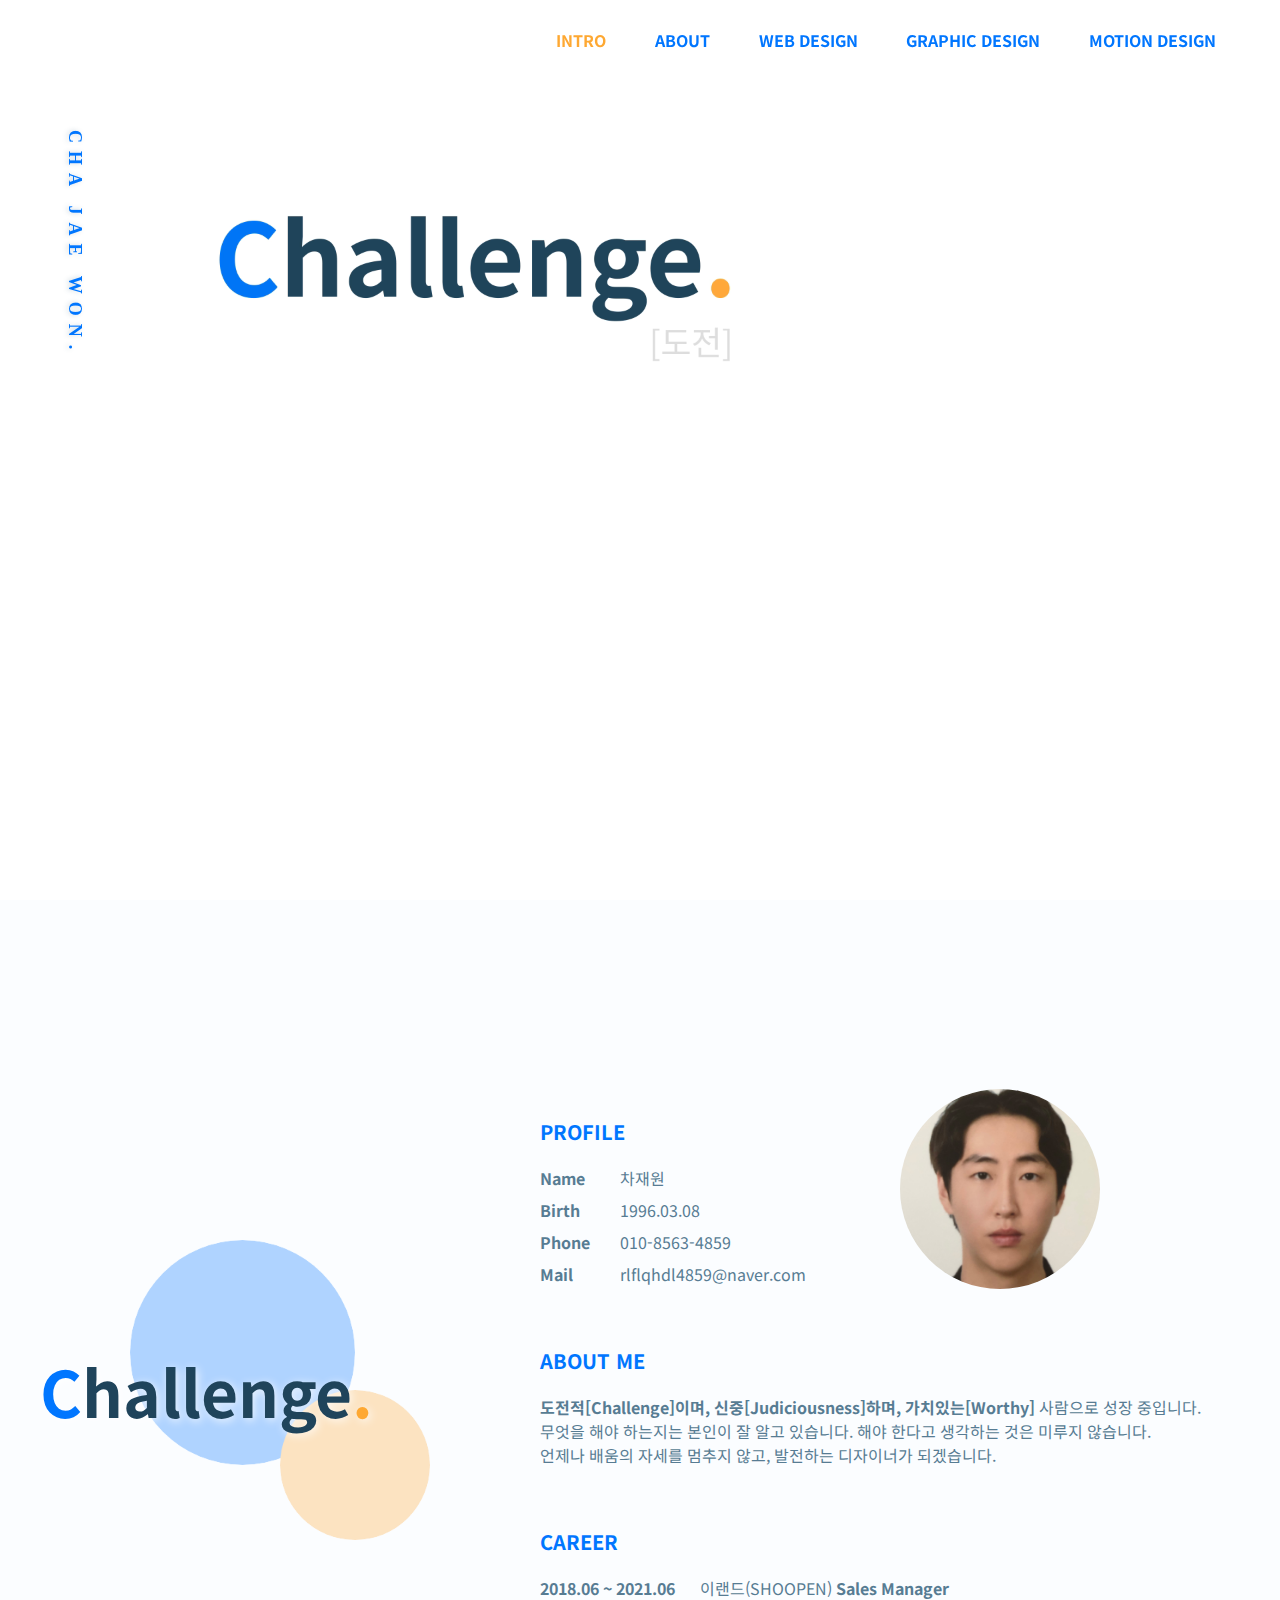
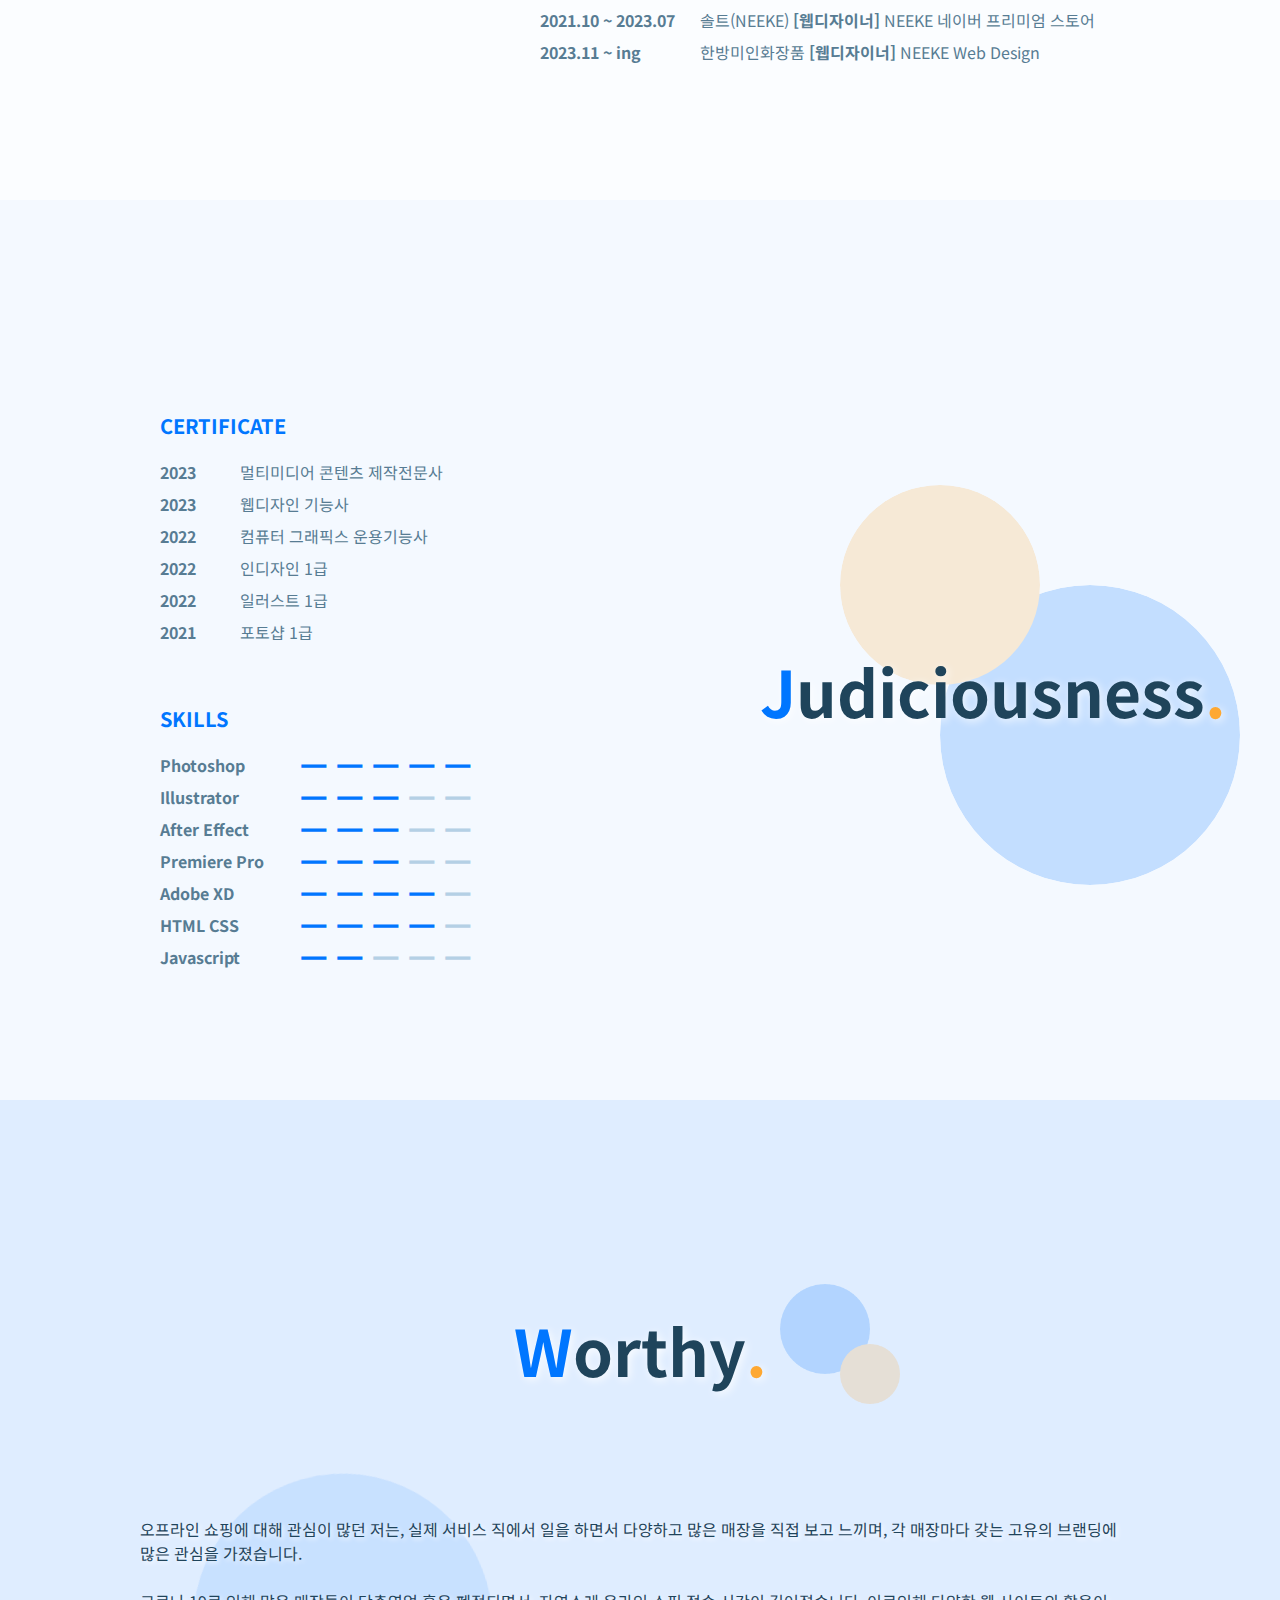
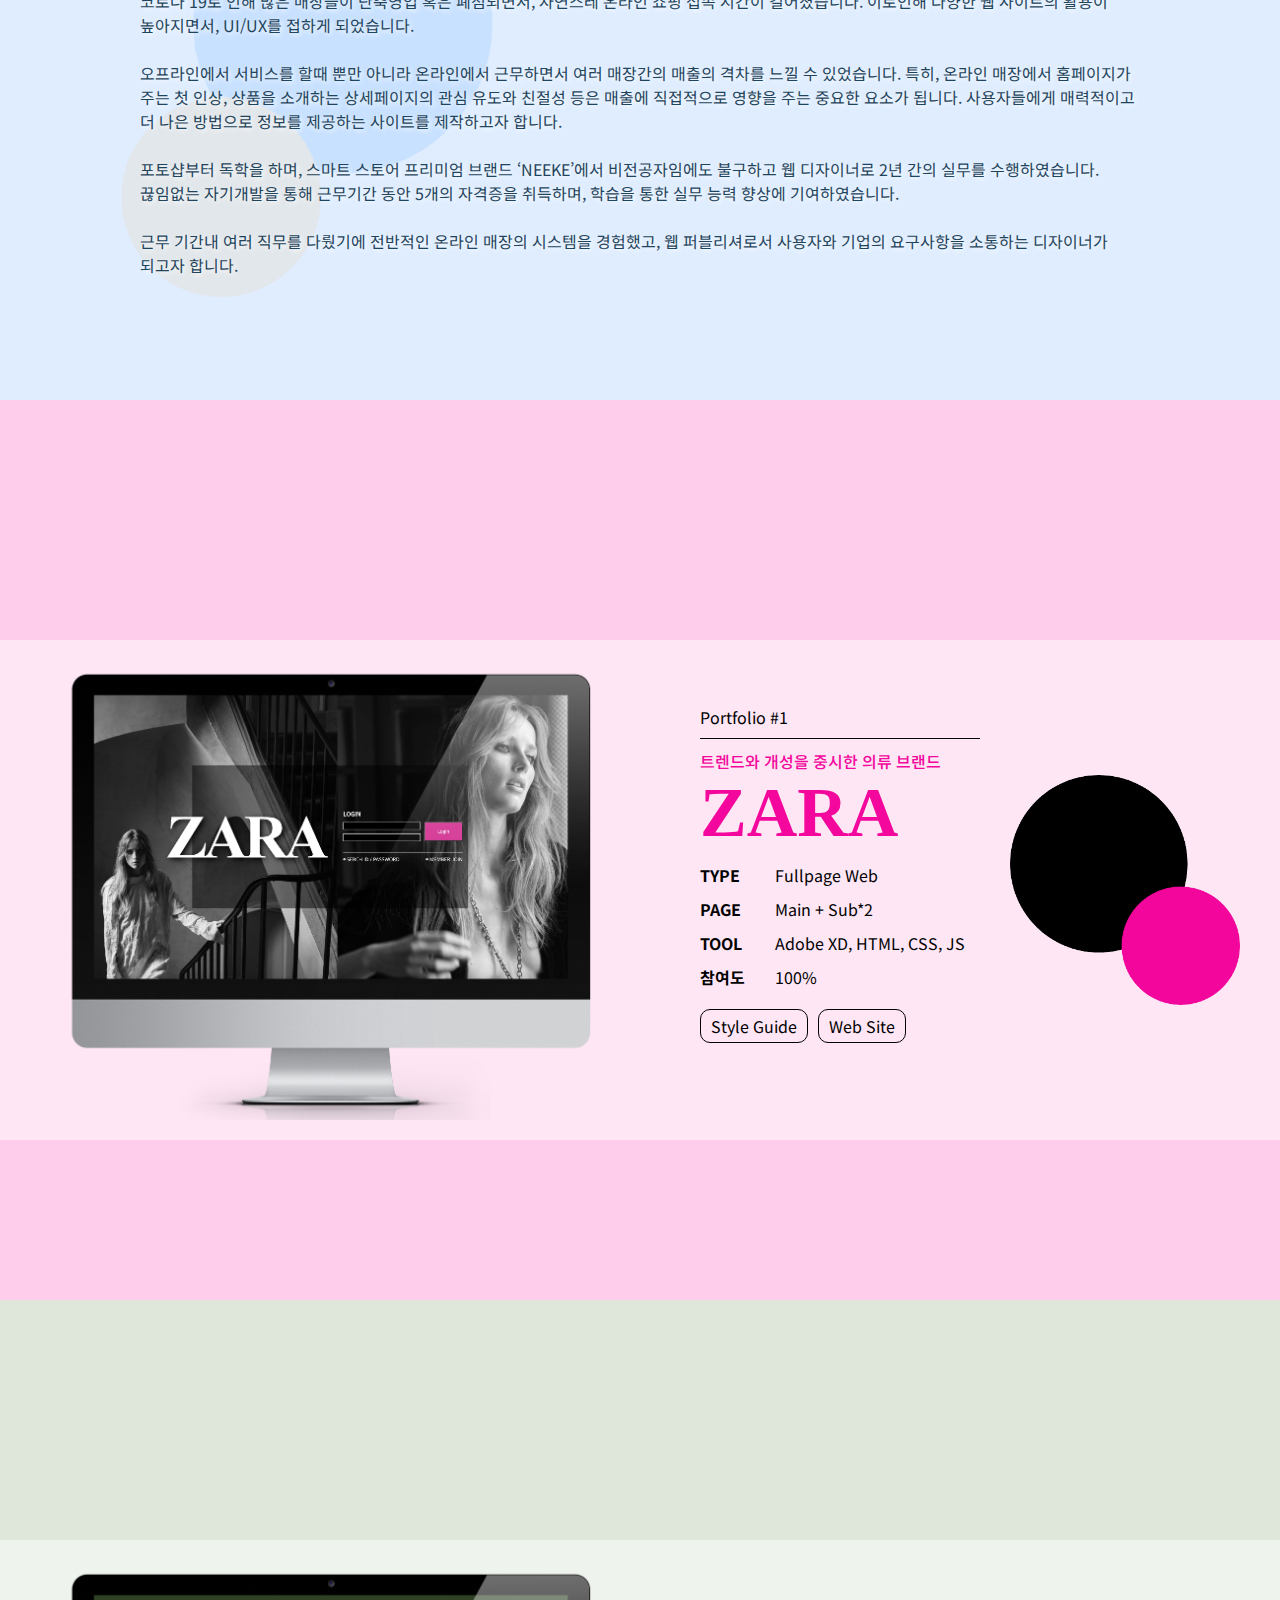
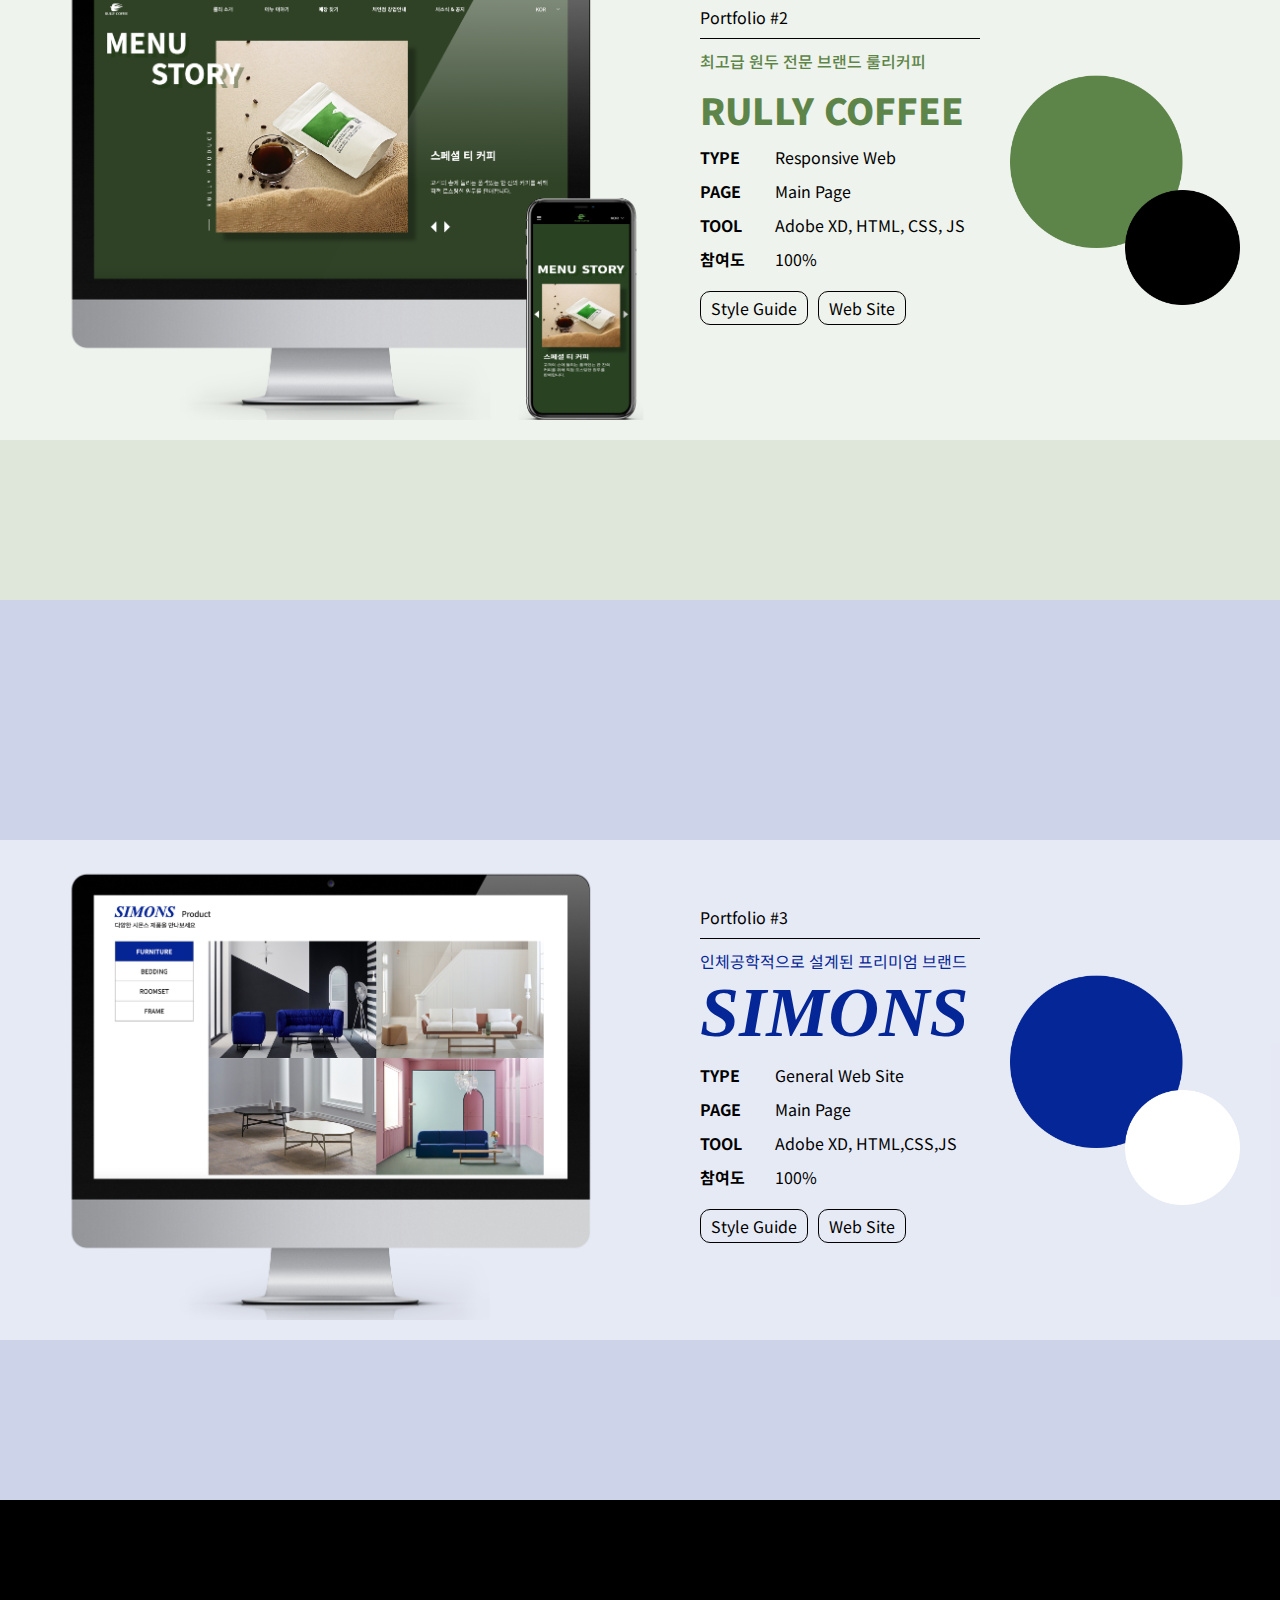
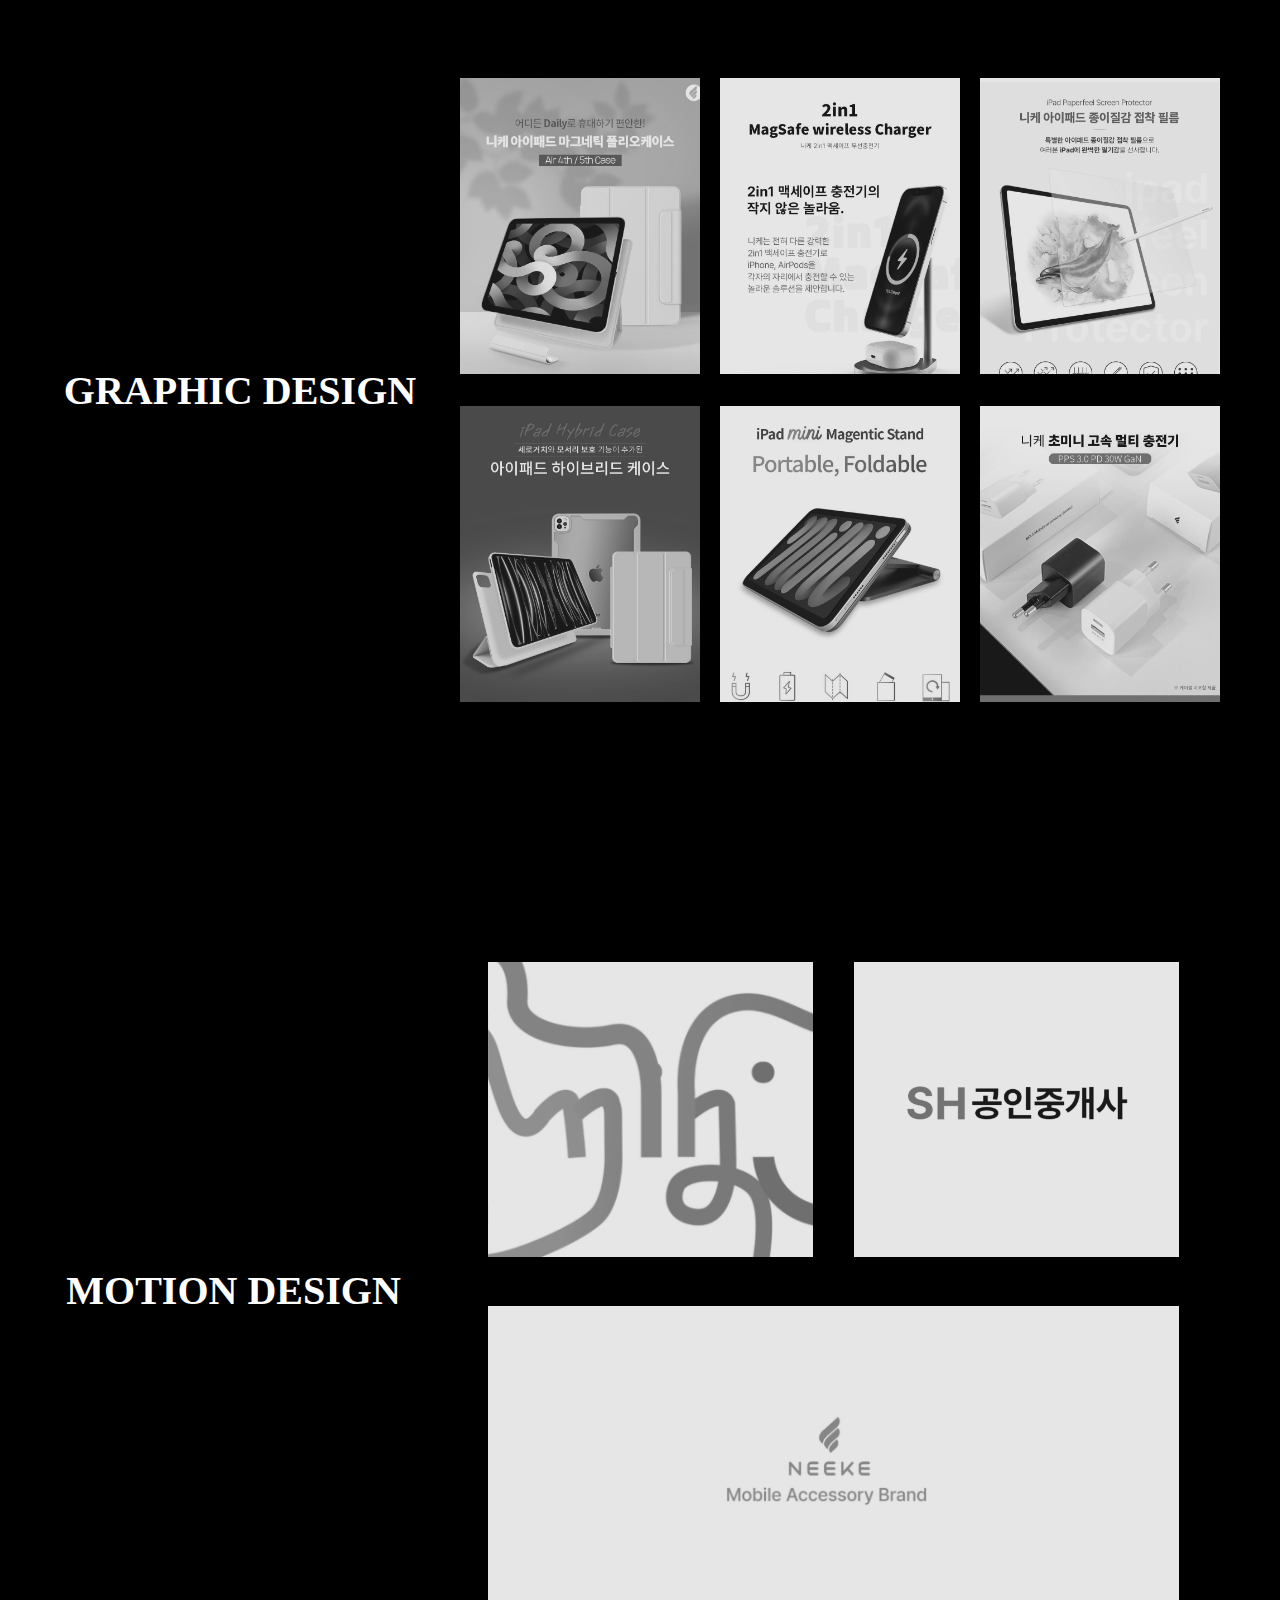
<file: index.html>
<!DOCTYPE html>
<html lang="ko">
<head>
    <meta charset="UTF-8">
    <meta name="viewport" content="width=device-width, initial-scale=1.0">
    <title>CHA JAE WON</title>
    <link rel="website icon" type="png" href="./image/cha.png">
    <link rel="stylesheet" href="portfolio.css">
    <script src="portfolio_jQuery.js"></script>
    <script src="https://cdnjs.cloudflare.com/ajax/libs/jquery/3.4.1/jquery.min.js"></script>
    <link rel="preconnect" href="https://fonts.googleapis.com">
    <link rel="preconnect" href="https://fonts.gstatic.com" crossorigin>
    <link href="https://fonts.googleapis.com/css2?family=Noto+Sans+KR:wght@100;200;300;400;500;700;900&family=Roboto:ital,wght@0,100;0,300;0,400;0,500;0,700;0,900;1,100;1,300;1,400;1,500;1,700;1,900&display=swap" rel="stylesheet">
</head>
<body>
    <header>
        <div class="home-button">
            <a href="javascript: void(0)">CHA JAE WON.</a>
        </div>
        <div class="page-indicator">
            <ul class="menu-ul">
                <li class="menu-li">
                    <a href="#page-1" class="active">INTRO</a>
                </li>
                <li class="menu-li">
                    <a href="#page-2">ABOUT</a>
                </li>
                <li class="menu-li">
                    <a href="#page-3">WEB DESIGN</a>
                </li>
                <li class="menu-li">
                    <a href="#page-4">GRAPHIC DESIGN</a>
                </li>
                <li class="menu-li">
                    <a href="#page-5">MOTION DESIGN</a>
                </li>
            </ul>
        </div>
    </header>
    <div class="pages">
        <!-- intro section -->
        <div class="page page-1" id="page-1">
            <section class="one">
                <div class="video-wrap">
                    <video id="video" webkit-playsinline="" tabindex="-1" preload="metadata" loop="" muted="muted"
                        playsinline="playsinline" autoplay=""
                        src="./image/portfolio.mp4"></video>
                </div>
            </section>
        </div>
        <!-- about section -->
        <div class="page page-2" id="page-2">
            <section class="two">
                <div class="two-wrap">
                    <div class="bg-ball1"></div>
                    <div class="challenge2">
                        <p class="challenge2-text"><span>C</span>hallenge<span class="orange">.</span></p>
                    </div>
                    <div class="content">
                        <div class="img"></div>
                        <div class="title-profile">PROFILE</div>
                        <div class="text-wrap">
                            <p class="text">Name<span>차재원</span></p>
                            <p class="text">Birth<span>1996.03.08</span></p>
                            <p class="text">Phone<span>010-8563-4859</span></p>
                            <p class="text">Mail<span>rlflqhdl4859@naver.com</span></p>
                        </div>
                        <div class="title-about-me">ABOUT ME</div>
                        <span class="text-wrap">
                            <p><strong>도전적[Challenge]이며, 신중[Judiciousness]하며, 가치있는[Worthy]</strong> 사람으로
                                성장 중입니다.<br></p>
                            <p class="text-content">무엇을 해야 하는지는 본인이 잘 알고 있습니다. 해야 한다고 생각하는 것은 미루지 않습니다.<br>
                                언제나 배움의 자세를 멈추지 않고, 발전하는 디자이너가 되겠습니다.</p>
                        </span>
                        <div class="title-career">CAREER</div>
                        <div class="text-wrap">
                            <p class="text">2018.06 ~ 2021.06<span class="text-span">이랜드(SHOOPEN) <strong>Sales
                                        Manager</strong></span></p>
                            <p class="text">2021.10 ~ 2023.07<span class="text-span">솔트(NEEKE) <strong>[웹디자이너]</strong> NEEKE
                                    네이버 프리미엄 스토어</span></p>
                            <p class="text">2023.11 ~ ing<span class="text-span">한방미인화장품 <strong>[웹디자이너]</strong> NEEKE
                                    Web Design</span></p>
                        </div>
                    </div>
                </div>
            </section>
            <section class="three">
                <div class="three-wrap">
                    <div class="bg-ball2"></div>
                    <div class="content2">
                        <div class="title-certificate">CERTIFICATE</div>
                        <div class="text-wrap">
                            <p class="text">2023<span>멀티미디어 콘텐츠 제작전문사</span></p>
                            <p class="text">2023<span>웹디자인 기능사</span></p>
                            <p class="text">2022<span>컴퓨터 그래픽스 운용기능사</span></p>
                            <p class="text">2022<span>인디자인 1급</span></p>
                            <p class="text">2022<span>일러스트 1급</span></p>
                            <p class="text">2021<span>포토샵 1급</span></p>
                        </div>
                        <div class="title-skills">SKILLS</div>
                        <div class="text-wrap">
                            <p class="text">Photoshop<span class="box">ㅡ ㅡ ㅡ ㅡ ㅡ</span></p>
                            <p class="text">Illustrator<span class="box">ㅡ ㅡ ㅡ <span class="color">ㅡ ㅡ</span></span></p>
                            <p class="text">After Effect<span class="box">ㅡ ㅡ ㅡ <span class="color">ㅡ ㅡ</span></span></p>
                            <p class="text">Premiere Pro<span class="box">ㅡ ㅡ ㅡ <span class="color">ㅡ ㅡ</span></span></p>
                            <p class="text">Adobe XD<span class="box">ㅡ ㅡ ㅡ ㅡ <span class="color">ㅡ</span></span></p>
                            <p class="text">HTML CSS<span class="box">ㅡ ㅡ ㅡ ㅡ <span class="color">ㅡ</span></span></p>
                            <p class="text">Javascript<span class="box">ㅡ ㅡ <span class="color">ㅡ ㅡ ㅡ</span></span></p>
                        </div>
                    </div>
                    <div class="judiciousness2">
                        <p class="judiciousness2-text"><span>J</span>udiciousness<span class="orange">.</span></p>
                    </div>
                </div>
            </section>
            <section class="four">
                <div class="four-wrap">
                    <div class="bg-ball3"></div>
                    <div class="bg-ball4"></div>
                    <div class="worthy2">
                        <p class="worthy2-text"><span>W</span>orthy<span class="orange">.</span></p>
                    </div>
                    <div class="content3">
                        <span class="content3-text">
                            <p>오프라인 쇼핑에 대해 관심이 많던 저는, 실제 서비스 직에서 일을 하면서 다양하고 많은 매장을 직접 보고 느끼며, 각 매장마다 갖는 고유의 브랜딩에 많은 관심을 가졌습니다.</p><br>

                            <p>코로나 19로 인해 많은 매장들이 단축영업 혹은 폐점되면서, 자연스레 온라인 쇼핑 접속 시간이 길어졌습니다. 이로인해 다양한 웹 사이트의 활용이 높아지면서, UI/UX를 접하게 되었습니다.</p><br>

                            <p>오프라인에서 서비스를 할때 뿐만 아니라 온라인에서 근무하면서 여러 매장간의 매출의 격차를 느낄 수 있었습니다. 특히, 온라인 매장에서 홈페이지가 주는 첫 인상, 상품을 소개하는 상세페이지의 관심 유도와 친절성 등은 매출에 직접적으로 영향을 주는 중요한 요소가 됩니다. 사용자들에게 매력적이고 더 나은 방법으로 정보를 제공하는 사이트를 제작하고자 합니다.</p><br>

                            <p>포토샵부터 독학을 하며, 스마트 스토어 프리미엄 브랜드 ‘NEEKE’에서 비전공자임에도 불구하고 웹 디자이너로 2년 간의 실무를 수행하였습니다. 끊임없는 자기개발을 통해 근무기간 동안 5개의 자격증을 취득하며, 학습을 통한 실무 능력 향상에 기여하였습니다.</p><br>

                            <p>근무 기간내 여러 직무를 다뤘기에 전반적인 온라인 매장의 시스템을 경험했고, 웹 퍼블리셔로서 사용자와 기업의 요구사항을 소통하는 디자이너가 되고자 합니다.</p>
                        </span>
                    </div>
                </div>
            </section>
        </div>
        <!-- web design section -->
        <div class="page page-3" id="page-3">
            <section class="five">
                <div class="five-wrap-bg">
                    <div class="five-wrap">
                        <div class="mock-up">
                            <div class="zara">
                            </div>
                            <div class="content-text">
                                <p class="title">Portfolio #1</p>
                                <p class="title-sub" id="zara-title-sub">트렌드와 개성을 중시한 의류 브랜드</p>
                                <p class="main-title">ZARA</p>
                                <p class="type"><span class="type-class">TYPE</span><span class="span-class">Fullpage Web</span>
                                </p>
                                <p class="type"><span class="type-class">PAGE</span><span class="span-class">Main + Sub*2</span>
                                </p>
                                <p class="type"><span class="type-class">TOOL</span><span class="span-class">Adobe XD, HTML,
                                        CSS,
                                        JS</span></p>
                                <p class="type"><span class="type-class">참여도</span><span class="span-class">100%</span></p>
                                <div class="button">
                                    <a href="https://xd.adobe.com/view/4656df56-02e5-4519-90ad-99dee5d6d6bd-1305/"
                                        target='_blank' class="a-class">Style Guide</a>
                                    <a href="./ZARA_web/index.html" target="_blank" class="a-class">Web Site</a>
                                </div>
                            </div>
                            <div class="ball1">
                            </div>
                        </div>
                    </div>
                </div>
            </section>
            <section class="six">
                <div class="six-wrap-bg">
                    <div class="six-wrap">
                        <div class="mock-up">
                            <div class="rully">
                            </div>
                            <div class="content-text">
                                <p class="title">Portfolio #2</p>
                                <p class="title-sub" id="rully-title-sub">최고급 원두 전문 브랜드 룰리커피</p>
                                <p class="main-title" id="rully">RULLY COFFEE</p>
                                <p class="type"><span class="type-class">TYPE</span><span class="span-class">Responsive Web</span>
                                </p>
                                <p class="type"><span class="type-class">PAGE</span><span class="span-class">Main Page</span>
                                </p>
                                <p class="type"><span class="type-class">TOOL</span><span class="span-class">Adobe XD, HTML,
                                        CSS,
                                        JS</span></p>
                                <p class="type"><span class="type-class">참여도</span><span class="span-class">100%</span></p>
                                <div class="button">
                                    <a href="https://xd.adobe.com/view/ca7012bd-77a1-4588-8e24-7c260c4cf3e0-9f23/" target='_blank' class="a-class" id="rully-button">Style Guide</a>
                                    <a href="./Rully_web/index.html" target="_blank" class="a-class" id="rully-button">Web Site</a>
                                </div>
                            </div>
                            <div class="ball2">
                            </div>
                        </div>
                    </div>
                </div>
            </section>
            <section class="seven">
                <div class="seven-wrap-bg">
                    <div class="seven-wrap">
                        <div class="mock-up">
                            <div class="simons">
                            </div>
                            <div class="content-text">
                                <p class="title">Portfolio #3</p>
                                <p class="title-sub" id="simons-title-sub">인체공학적으로 설계된 프리미엄 브랜드</p>
                                <p class="main-title" id="simons">SIMONS</p>
                                <p class="type"><span class="type-class">TYPE</span><span class="span-class">General Web Site</span>
                                </p>
                                <p class="type"><span class="type-class">PAGE</span><span class="span-class">Main Page</span>
                                </p>
                                <p class="type"><span class="type-class">TOOL</span><span class="span-class">Adobe XD, HTML,CSS,JS</span></p>
                                <p class="type"><span class="type-class">참여도</span><span class="span-class">100%</span></p>
                                <div class="button">
                                    <a href="https://xd.adobe.com/view/1016c9f8-0a16-4c4a-9143-7cc28e2c1702-4545/" target='_blank' class="a-class" id="simons-button">Style Guide</a>
                                    <a href="./Simons_web/index.html" target="_blank" class="a-class" id="simons-button">Web Site</a>
                                </div>
                            </div>
                            <div class="ball3">
                            </div>
                        </div>
                    </div>
                </div>
            </section>
        </div>
        <!-- graphic design section -->
        <div class="page page-4" id="page-4">
            <section class="eight">
                <div class="eight-wrap">
                    <div class="eight-text">
                        GRAPHIC DESIGN
                    </div>
                    <div class="eight-select">
                        <ul class="eight-select-ul">
                            <li class="eight-select-li1">
                                <a href="https://smartstore.naver.com/nee_ke/products/7091792735" target="_blank">
                                </a>
                            </li>
                            <li class="eight-select-li2">
                                <a href="https://smartstore.naver.com/nee_ke/products/8628166924" target="_blank">
                                </a>
                            </li>
                            <li class="eight-select-li3">
                                <a href="https://smartstore.naver.com/nee_ke/products/8900977318" target="_blank">
                                </a>
                            </li>
                            <li class="eight-select-li4">
                                <a href="https://smartstore.naver.com/nee_ke/products/8125562268" target="_blank">
                                </a>
                            </li>
                            <li class="eight-select-li5">
                                <a href="https://smartstore.naver.com/nee_ke/products/6833932579" target="_blank">
                                </a>
                            </li>
                            <li class="eight-select-li6">
                                <a href="https://smartstore.naver.com/nee_ke/products/8437386164" target="_blank">
                                </a>
                            </li>
                        </ul>
                    </div>
                </div>
            </section>
        </div>
        <!-- motion design section -->
        <div class="page page-5" id="page-5">
            <section class="nine">
                <div class="nine-wrap">
                    <div class="nine-text">
                        MOTION DESIGN
                    </div>
                    <div class="nine-select">
                        <ul class="nine-select-ul">
                            <li class="nine-select-li1">
                                <a href="#">
                                </a>
                            </li>
                            <li class="nine-select-li2">
                                <a href="#">
                                </a>
                            </li>
                            <li class="nine-select-li3">
                                <a href="#">
                                </a>
                            </li>
                        </ul>
                    </div>
                </div>
                <!-- popUp section -->
                <div class="popUp">
                    <div class="popUp-bg"></div>
                    <div class="popUp-mini">
                        <div class="popUp-title">
                            <p class="popUp-title-text">모션 그래픽 디자인 <span class="popUp-title-text-black"> / 태블릿 액세사리 / NEEKE</span></p>
                            <p class="click">X</p>
                        </div>
                        <div class="popUp-content">
                            <video autoplay loop muted>
                                <source src="./image/mini_AE.MP4" type="video/mp4">
                            </video>
                        </div>
                    </div>
                    <div class="popUp-sh">
                        <div class="popUp-title">
                            <p class="popUp-title-text">모션 그래픽 디자인 <span class="popUp-title-text-black"> / 태블릿 액세사리 / NEEKE</span></p>
                            <p class="click">X</p>
                        </div>
                        <div class="popUp-content">
                            <video autoplay loop muted>
                                <source src="./image/SH_logo.mp4" type="video/mp4">
                            </video>
                        </div>
                    </div>
                    <div class="popUp-neeke">
                        <div class="popUp-title">
                            <p class="popUp-title-text">모션 그래픽 디자인 <span class="popUp-title-text-black"> / 태블릿 액세사리 / NEEKE</span></p>
                            <p class="click">X</p>
                        </div>
                        <div class="popUp-content">
                            <video autoplay loop muted>
                                <source src="./image/NEEKE_logo.mp4" type="video/mp4">
                            </video>
                        </div>
                    </div>
                </div>
            </section>
        </div>
    </div>
    <script src="portfolio.js"></script>
</body>
</html>
</file>
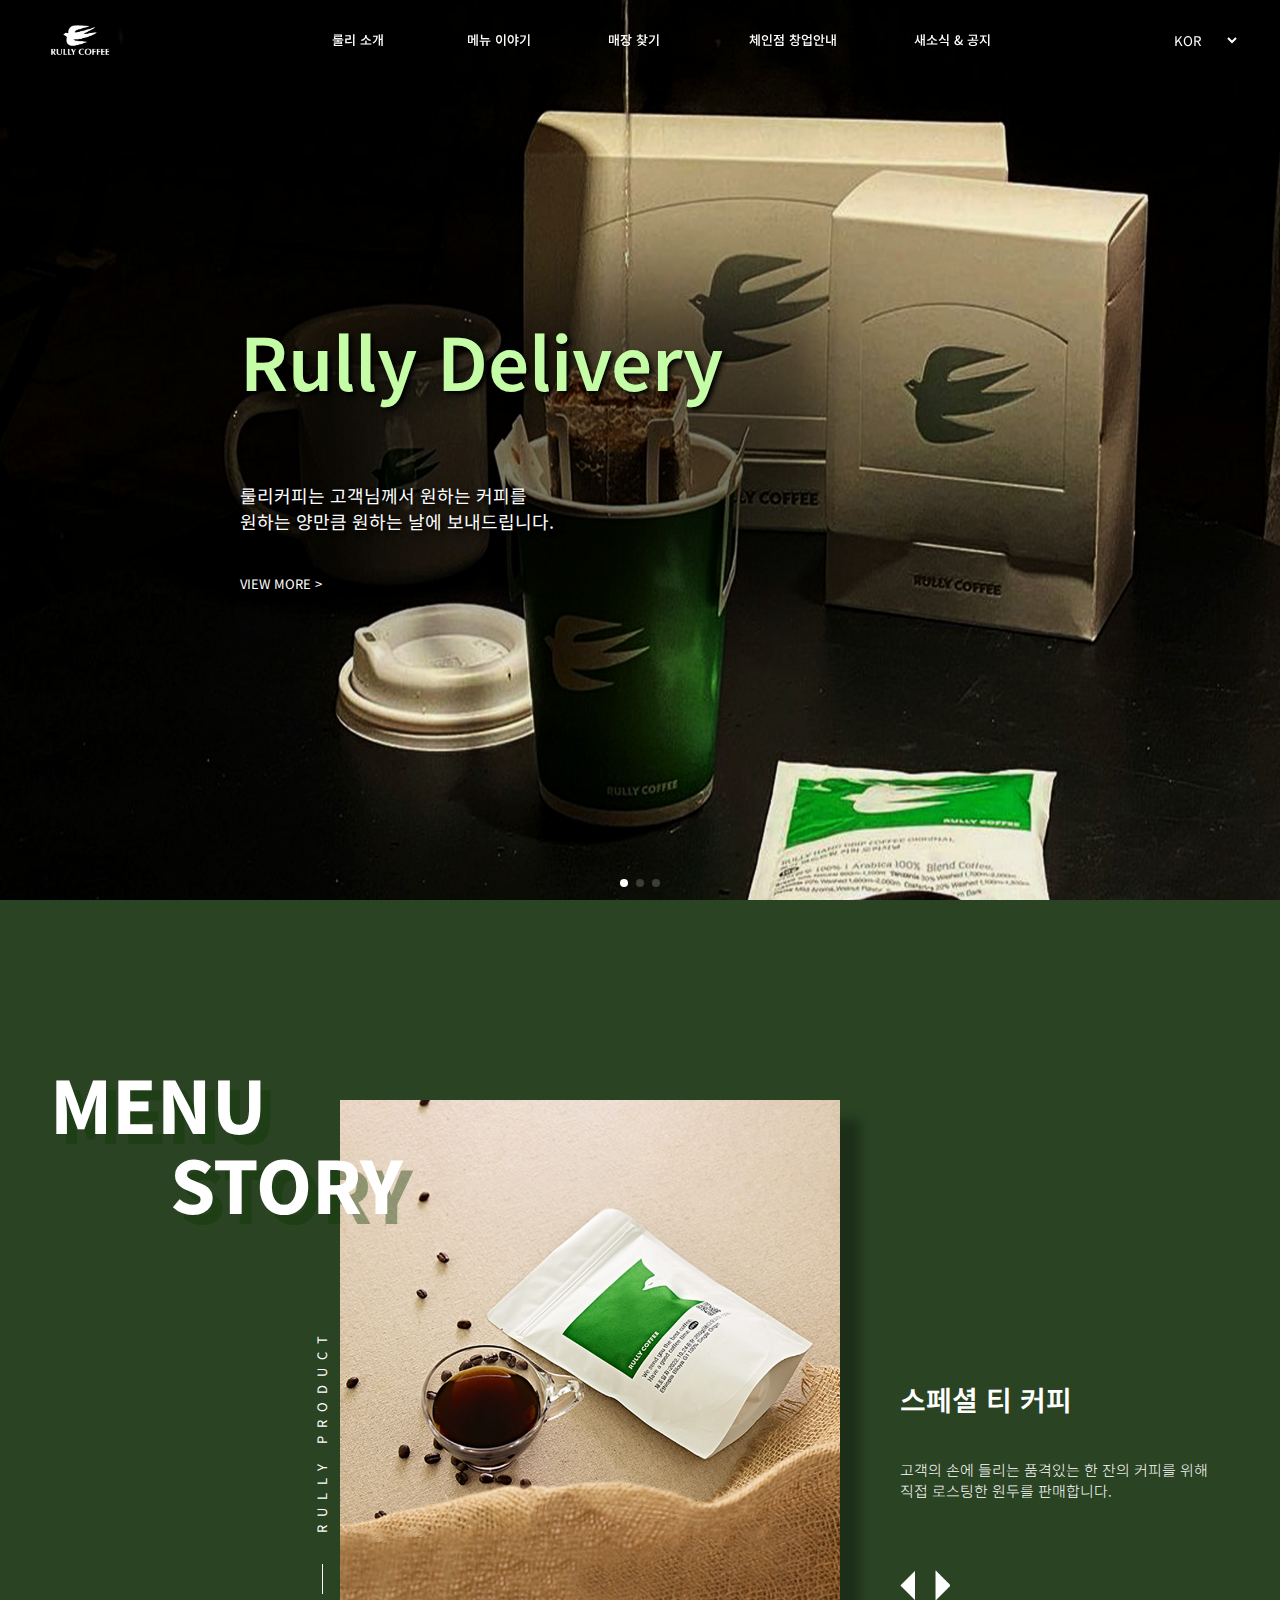
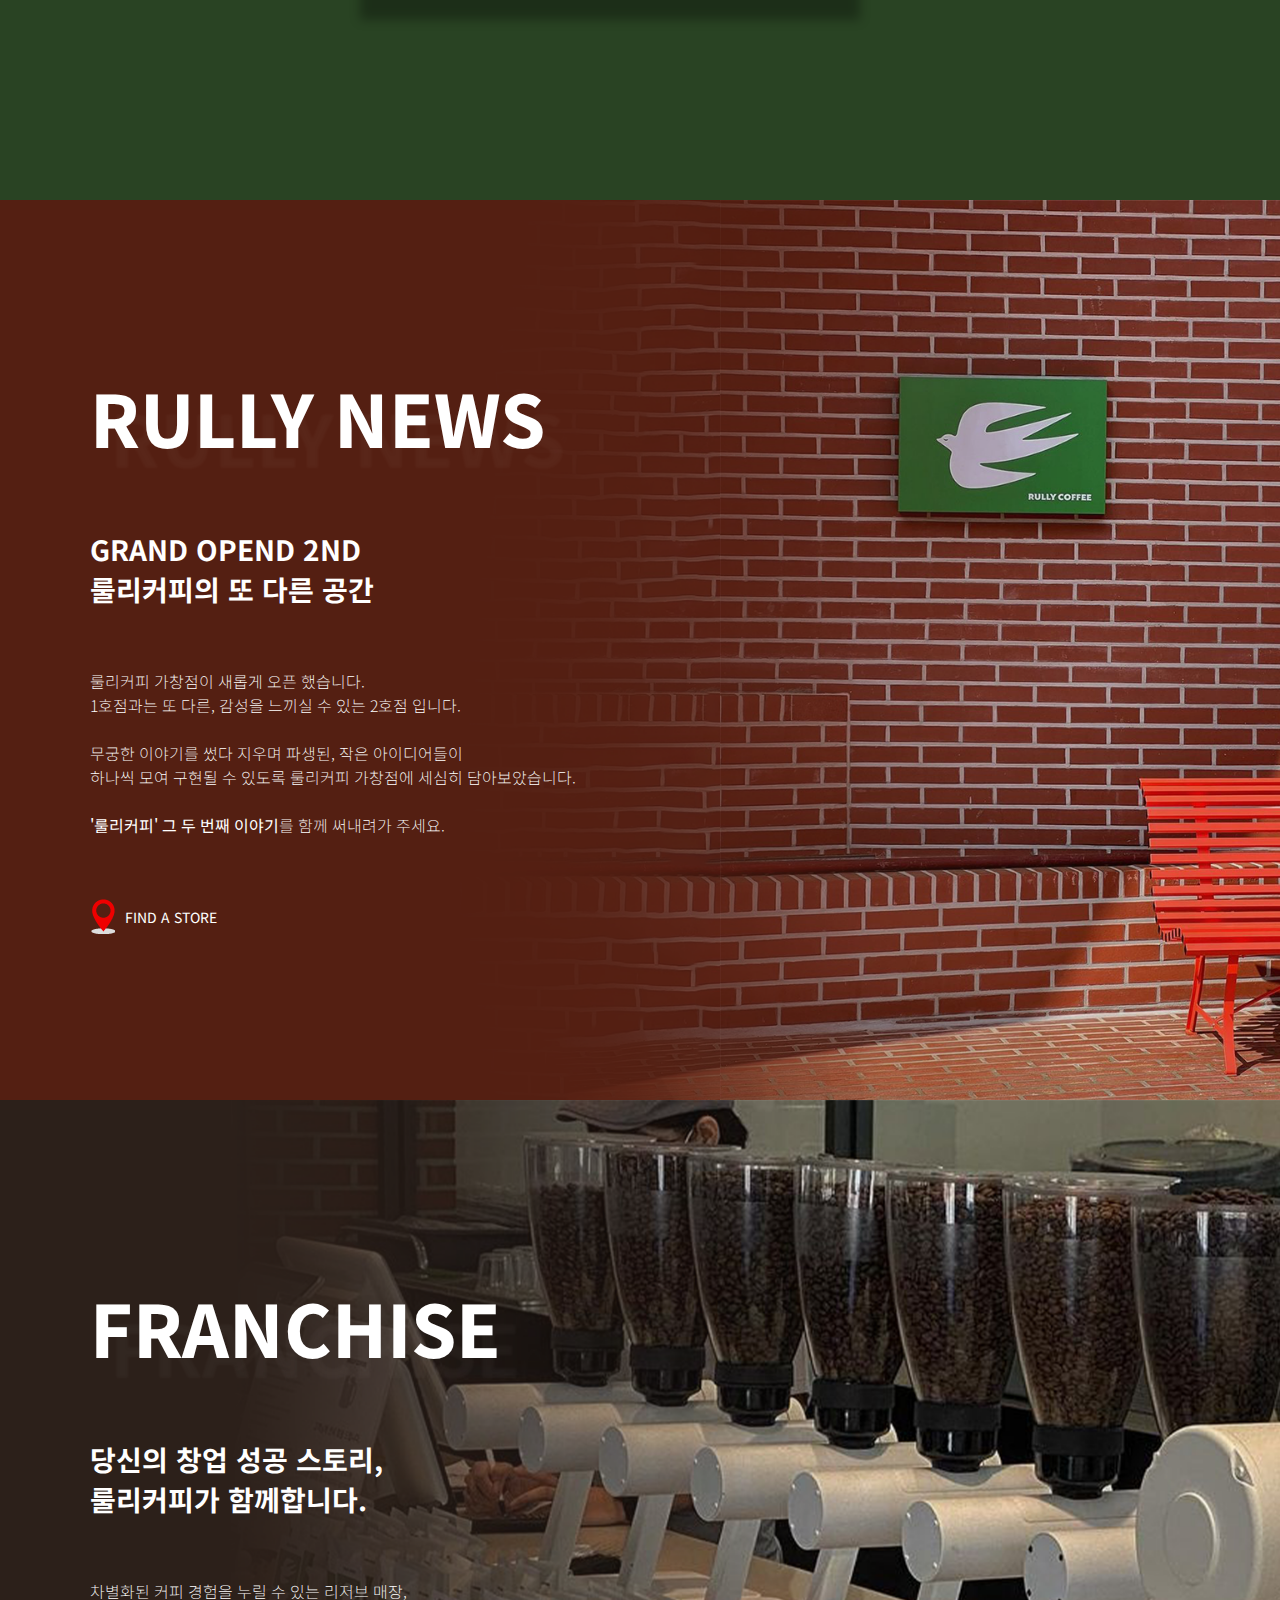
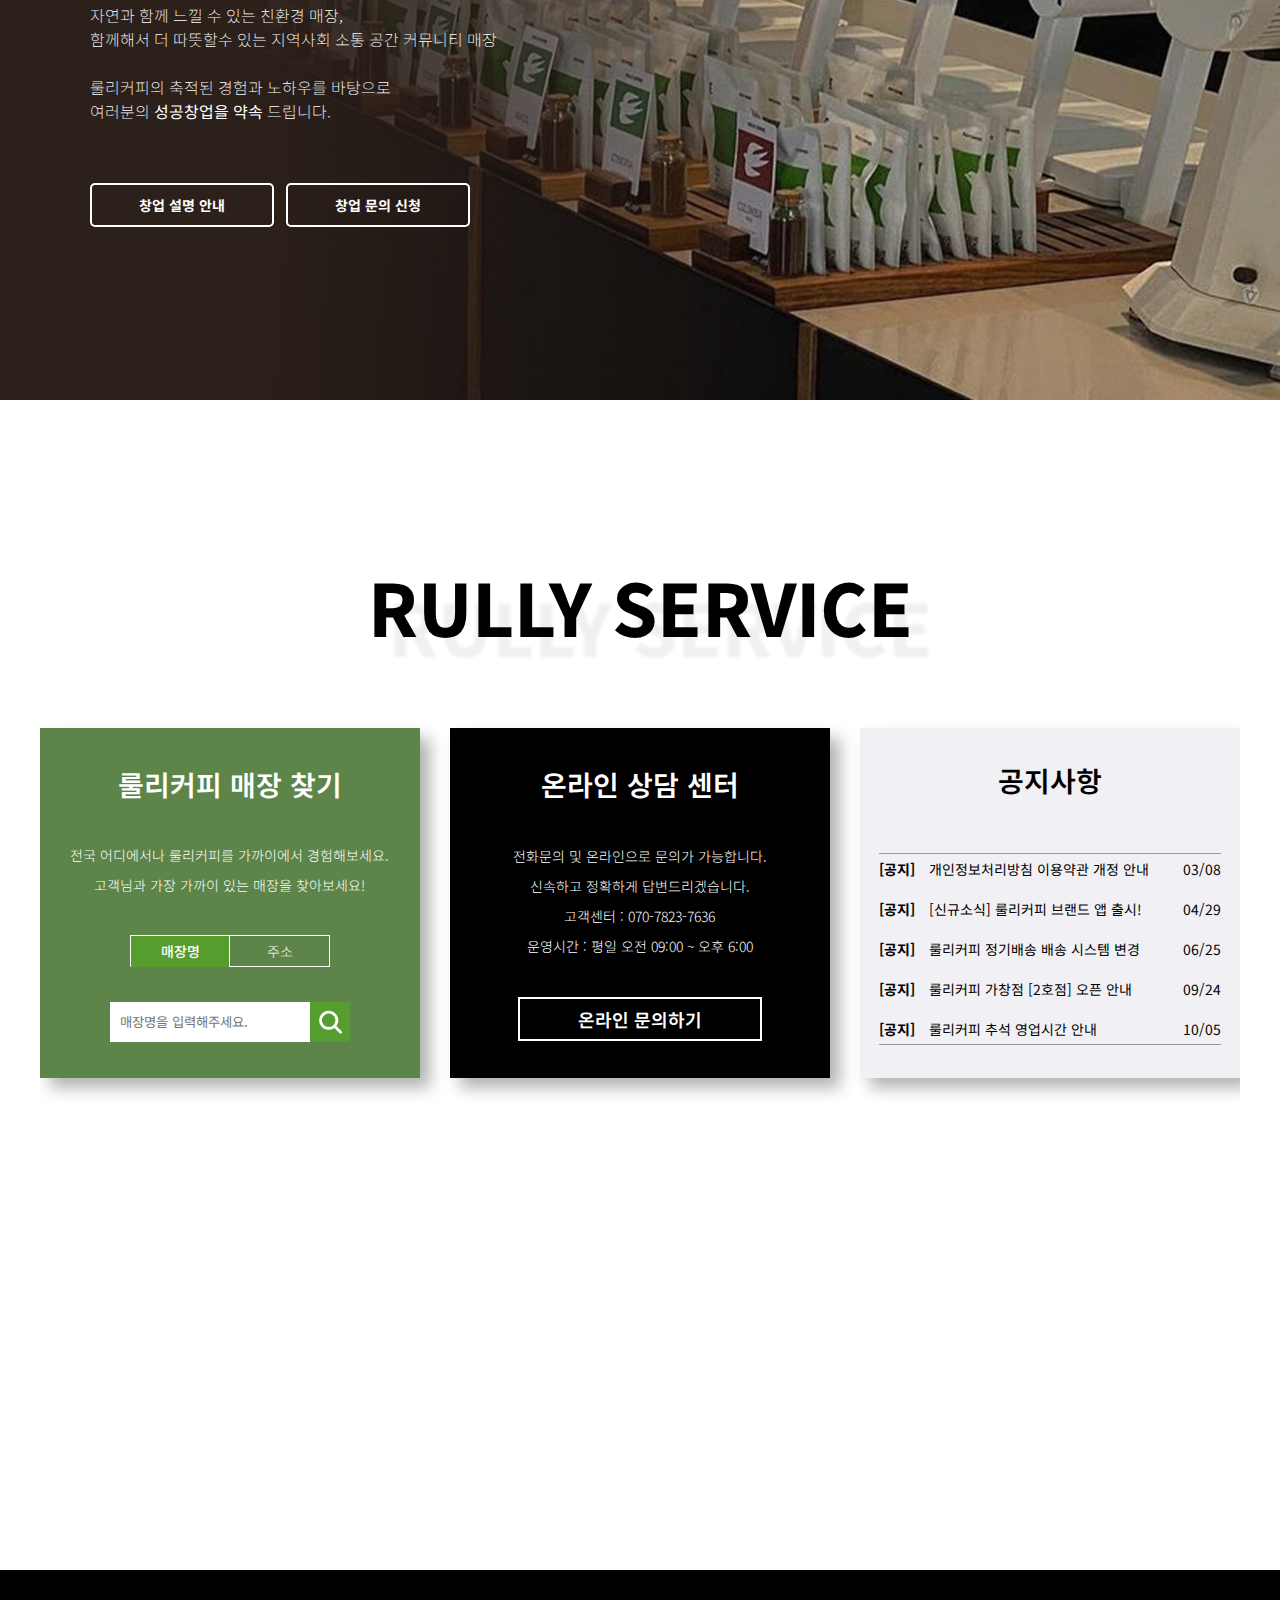
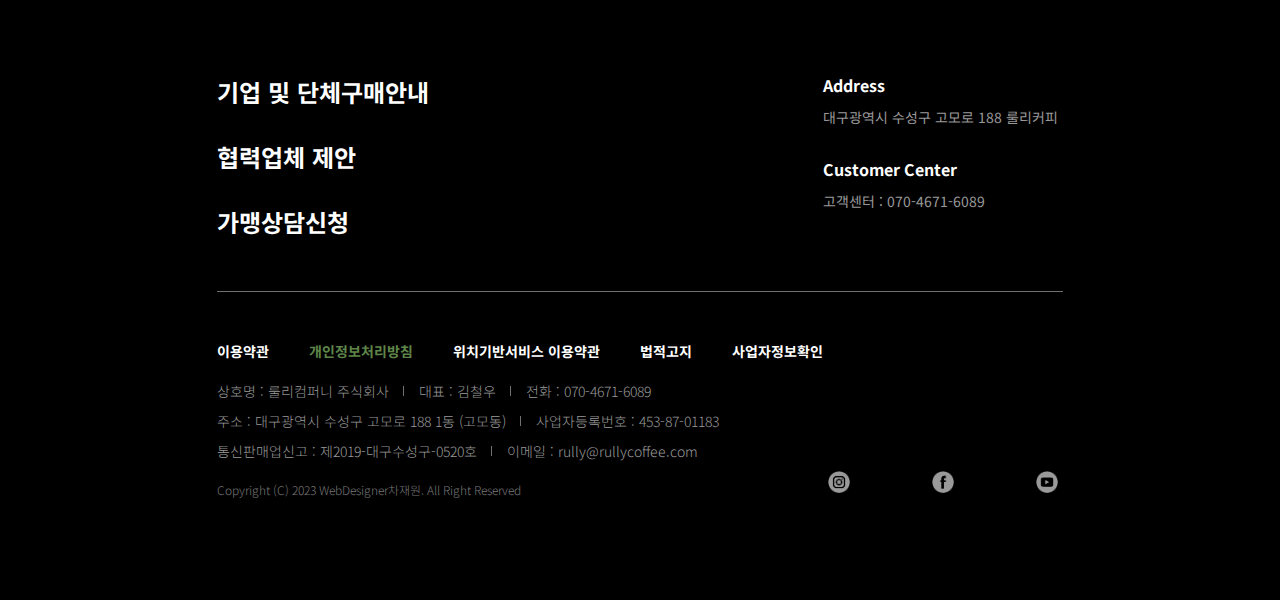
<file: Rully web/index.html>
<!DOCTYPE html>
<html lang="ko">
<head>
    <meta charset="UTF-8">
    <meta name="viewport" content="width=device-width, initial-scale=1.0">
    <title>Rully Coffee</title>
    <link rel="website icon" type="png" href="/Rully web/img/icon_logo.png">
    <link rel="stylesheet" href="rully.css">
    <script src="rully_jQuery.js"></script>
    <link rel="stylesheet" href="rully_media.css">
    <link rel="preconnect" href="https://fonts.googleapis.com">
    <link rel="stylesheet" href="https://cdn.jsdelivr.net/npm/swiper@10/swiper-bundle.min.css" />
    <link href="https://fonts.googleapis.com/css2?family=Noto+Sans+KR:wght@100;200;300;400;500;600;700;800;900&family=Roboto:ital,wght@0,100;0,300;0,400;0,500;0,700;0,900;1,100;1,300;1,400;1,500;1,700;1,900&display=swap" rel="stylesheet">
    <link rel="preconnect" href="https://fonts.gstatic.com" crossorigin>
</head>
<body>
    <div class="body-wrap"></div>
    <header>
        <div class="mobile-header">
            <div class="mobile-header-wrap">
                <div class="hamburger">
                    <a href="#" class="none-click">
                        <img src="img/hamburger.png" alt="hambergur_img">
                    </a>
                </div>
                <div class="mobile-logo">
                    <a href="./index.html">
                        <img src="img/logo_color.png" alt="mobile-logo_img">
                    </a>
                </div>
                <div class="mobile-lag">
                    <select name="lan" class="mobile-select">
                        <option value="option">KOR</option>
                        <option value="option">ENG</option>
                        <option value="option">JPN</option>
                    </select>
                </div>
            </div>
            <div class="mobile-menu">
                <div class="mobile-x">
                    <a href="#" class="none-click">
                        <img src="img/x.png" alt="close-btn">
                    </a>
                </div>
                <ul class="mobile-menu-ul">
                    <li class="mobile-menu-li">
                        <a href="#" class="none-click">룰리 소개</a>
                        <ul class="mobile-sub-menu-ul">
                            <li class="mobile-sub-menu-li">
                                <a href="#" class="none-click">브랜드 소개</a>
                            </li>
                            <li class="mobile-sub-menu-li">
                                <a href="#" class="none-click">브랜드 BI</a>
                            </li>
                        </ul>
                    </li>
                    <li class="mobile-menu-li">
                        <a href="#" class="none-click">메뉴 이야기</a>
                        <ul class="mobile-sub-menu-ul">
                            <li class="mobile-sub-menu-li">
                                <a href="#" class="none-click">스페셜티 커피</a>
                            </li>
                            <li class="mobile-sub-menu-li">
                                <a href="#" class="none-click">드립패키지</a>
                            </li>
                            <li class="mobile-sub-menu-li">
                                <a href="#" class="none-click">룰리 굿즈</a>
                            </li>
                            <li class="mobile-sub-menu-li">
                                <a href="#" class="none-click">정기배송</a>
                            </li>
                        </ul>
                    </li>
                    <li class="mobile-menu-li">
                        <a href="#" class="none-click">매장 찾기</a>
                        <ul class="mobile-sub-menu-ul">
                            <li class="mobile-sub-menu-li">
                                <a href="#" class="none-click">룰리 매장 찾기</a>
                            </li>
                        </ul>
                    </li>
                    <li class="mobile-menu-li">
                        <a href="#" class="none-click">체인점 창업안내</a>
                        <ul class="mobile-sub-menu-ul">
                            <li class="mobile-sub-menu-li">
                                <a href="#" class="none-click">체인점 개설 안내</a>
                            </li>
                            <li class="mobile-sub-menu-li">
                                <a href="#" class="none-click">체인점 개설 문의</a>
                            </li>
                        </ul>
                    </li>
                    <li class="mobile-menu-li">
                        <a href="#" class="none-click">새소식 & 공지</a>
                        <ul class="mobile-sub-menu-ul">
                            <li class="mobile-sub-menu-li">
                                <a href="#" class="none-click">새소식</a>
                            </li>
                            <li class="mobile-sub-menu-li">
                                <a href="#" class="none-click">공지사항</a>
                            </li>
                            <li class="mobile-sub-menu-li">
                                <a href="#" class="none-click">채용안내</a>
                            </li>
                            <li class="mobile-sub-menu-li">
                                <a href="#" class="none-click">공지사항</a>
                            </li>
                        </ul>
                    </li>
                </ul>
            </div>
        </div>
        <div class="header-wrap">
            <div class="logo">
                <a href="#">
                    <img src="img/rullycoffee_logo.png" alt="logo">
                </a>
            </div>
            <div class="logo-color">
                <a href="./index.html">
                    <img src="img/logo_color.png" alt="logo-color">
                </a>
            </div>
            <div class="menu-bg"></div>
            <div class="menu">
                <ul class="menu-ul">
                    <li class="menu-li">
                        <a class="menu-li-a" href="#">룰리 소개</a>
                        <ul class="sub-menu-ul">
                            <li class="sub-menu-li">
                                <a href="#">브랜드 소개</a>
                            </li>
                            <li class="sub-menu-li">
                                <a href="#">브랜드 BI</a>
                            </li>
                        </ul>
                    </li>
                    <li class="menu-li">
                        <a class="menu-li-a" href="#">메뉴 이야기</a>
                        <ul class="sub-menu-ul">
                            <li class="sub-menu-li">
                                <a href="#">스페셜티 커피</a>
                            </li>
                            <li class="sub-menu-li">
                                <a href="#">드립패키지</a>
                            </li>
                            <li class="sub-menu-li">
                                <a href="#">룰리 굿즈</a>
                            </li>
                            <li class="sub-menu-li">
                                <a href="#">정기배송</a>
                            </li>
                        </ul>
                    </li>
                    <li class="menu-li">
                        <a class="menu-li-a" href="#">매장 찾기</a>
                        <ul class="sub-menu-ul">
                            <li class="sub-menu-li">
                                <a href="#">룰리 매장 찾기</a>
                            </li>
                        </ul>
                    </li>
                    <li class="menu-li">
                        <a class="menu-li-a" href="#">체인점 창업안내</a>
                        <ul class="sub-menu-ul">
                            <li class="sub-menu-li">
                                <a href="#">체인점 개설 안내</a>
                            </li>
                            <li class="sub-menu-li">
                                <a href="#">체인점 개설 문의</a>
                            </li>
                        </ul>
                    </li>
                    <li class="menu-li">
                        <a class="menu-li-a" href="#">새소식 & 공지</a>
                        <ul class="sub-menu-ul">
                            <li class="sub-menu-li">
                                <a href="#">새소식</a>
                            </li>
                            <li class="sub-menu-li">
                                <a href="#">공지사항</a>
                            </li>
                            <li class="sub-menu-li">
                                <a href="#">채용안내</a>
                            </li>
                            <li class="sub-menu-li">
                                <a href="#">공지사항</a>
                            </li>
                        </ul>
                    </li>
                </ul>
            </div>
            <div class="lan">
                <select id="langSelect" name="lan">
                    <option value="option">KOR</option>
                    <option value="option">ENG</option>
                    <option value="option">JPN</option>
                </select>
            </div>
        </div>
    </header>
    <div class="page" id="fullpage">
        <div class="page-1">
            <section class="one">
                <div class="swiper mySwiper">
                    <div class="swiper-wrapper">
                        <div class="swiper-slide" id="slide-1">
                            <img src="img/slide_1.png" alt="slide_img_1">
                            <div class="slide-text">
                                <div class="slide-wrap">
                                    <span class="slide-text-title">Rully Delivery</span>
                                    <span class="slide-text-content">룰리커피는 고객님께서 원하는 커피를 <br>원하는 양만큼 원하는 날에 보내드립니다.
                                    </span>
                                    <a href="#" class="slide-text-more">VIEW MORE ></a>
                                </div>
                            </div>
                        </div>
                        <div class="swiper-slide" id="slide-2">
                            <img src="img/slide_2.png" alt="slide_img_2">
                            <div class="slide-text">
                                <div class="slide-wrap">
                                    <span class="slide-text-title">Rully Goods</span>
                                    <span class="slide-text-content">룰리 굿즈제품과 함께 더욱 풍성해질 나의 일상,<br> 오직 룰리에서 만나보실 수 있습니다.
                                    </span>
                                    <a href="#" class="slide-text-more">VIEW MORE ></a>
                                </div>
                            </div>
                        </div>
                        <div class="swiper-slide" id="slide-3">
                            <img src="img/slide_3.png" alt="slide_img_3">
                            <div class="slide-text">
                                <div class="slide-wrap">
                                    <span class="slide-text-title">Rully Mood</span>
                                    <span class="slide-text-content">단조로운 지친 일상에서 벗어나 자연을 담은<br> 이곳에서 잠깐의 여유를 느껴보세요.
                                    </span>
                                    <a href="#" class="slide-text-more">VIEW MORE ></a>
                                </div>
                            </div>
                        </div>
                    </div>
                    <div class="swiper-pagination"></div>
                </div>
            </section>
        </div>
        <div class="page-2">
            <section class="two">
                <div class="menu-story">
                    <div class="menu-story-container">
                        <ul class="menu-story-ul">
                            <li class="menu-story-li">
                                <div class="menu-story-img">
                                    <p class="small-text">RULLY PRODUCT</p>
                                    <img src="img/menu_1.png" alt="coffee_bean">
                                    <div class="hover">
                                        <div class="hover-bg"></div>
                                        <div class="hover-tra"></div>
                                        <a href="#" class="hover-text">view more ></a>
                                    </div>
                                </div>
                                <div class="menu-story-content">
                                    <span class="menu-title">스페셜 티 커피</span>
                                    <a class="menu-content">고객의 손에 들리는 품격있는 한 잔의 커피를 위해 직접 로스팅한 원두를 판매합니다. </a>
                                </div>
                            </li>
                            <li class="menu-story-li">
                                <div class="menu-story-img">
                                    <p class="small-text">RULLY PRODUCT</p>
                                    <img src="img/menu_2.png" alt="coffee_bean">
                                    <div class="hover">
                                        <div class="hover-bg"></div>
                                        <div class="hover-tra"></div>
                                        <a href="#" class="hover-text">view more ></a>
                                    </div>
                                </div>
                                <div class="menu-story-content">
                                    <span class="menu-title">핸드 드립 패키지</span>
                                    <span class="menu-content">별도의 커피 도구 없이 잔에 걸어 물만 따라주면 간편하고 맛있게 즐기실 수 있습니다.</span>
                                </div>
                            </li>
                            <li class="menu-story-li">
                                <div class="menu-story-img">
                                    <p class="small-text">RULLY PRODUCT</p>
                                    <img src="img/menu_3.png" alt="coffee_bean">
                                    <div class="hover">
                                        <div class="hover-bg"></div>
                                        <div class="hover-tra"></div>
                                        <a href="#" class="hover-text">view more ></a>
                                    </div>
                                </div>
                                <div class="menu-story-content">
                                    <span class="menu-title">클레버 드립 세트</span>
                                    <span class="menu-content">나만의 공간에서 내려마시는 재미를 즐길 수 있는 룰리 클레버 커피 드립 세트입니다.</span>
                                </div>
                            </li>
                        </ul>
                    </div>
                    <div class="menu-click">
                        <div class="button-prev">
                        </div>
                        <div class="button-next">
                        </div>
                    </div>
                    <div class="menu-story-text">
                        <span class="menu-story-text-title" id="menu">MENU</span>
                        <span class="menu-story-text-title" id="story">STORY</span>
                    </div>
                </div>
            </section>
        </div>
        <div class="page-3">
            <section class="three">
                <div class="news">
                    <h1 class="title">RULLY NEWS</h1>
                    <h2 class="sub-title">GRAND OPEND 2ND <br> 룰리커피의 또 다른 공간</h2>
                    <p class="content">
                        룰리커피 가창점이 새롭게 오픈 했습니다. <br>
                        1호점과는 또 다른, 감성을 느끼실 수 있는 2호점 입니다. <br>
                        <br>
                        무궁한 이야기를 썼다 지우며 파생된, 작은 아이디어들이<br>
                        하나씩 모여 구현될 수 있도록 룰리커피 가창점에 세심히 담아보았습니다.<br>
                        <br>
                        <strong>'룰리커피' 그 두 번째 이야기</strong>를 함께 써내려가 주세요.
                    </p>
                    <div class="pointer">
                        <a href="#" class="none-click">
                            <img src="img/pointer.png" alt="pointer">
                            <span class="find">FIND A STORE</span>
                        </a>
                    </div>
                </div>
            </section>
        </div>
        <div class="page-4">
            <section class="four">
                <div class="franchise">
                    <h1 class="title">FRANCHISE</h1>
                    <h2 class="sub-title">당신의 창업 성공 스토리, <br> 룰리커피가 함께합니다.</h2>
                    <p class="content">
                        차별화된 커피 경험을 누릴 수 있는 리저브 매장, <br>
                        자연과 함께 느낄 수 있는 친환경 매장, <br>
                        함께해서 더 따뜻할수 있는 지역사회 소통 공간 커뮤니티 매장 <br>
                        <br>
                        룰리커피의 축적된 경험과 노하우를 바탕으로 <br>
                        여러분의 <strong>성공창업을 약속</strong> 드립니다.
                    </p>
                    <div class="franchise-button">
                        <a href="#" class="button1">
                            창업 설명 안내
                        </a>
                        <a href="#" class="button2">
                            창업 문의 신청
                        </a>
                    </div>
                </div>
            </section>
        </div>
        <div class="page-5">
            <section class="five">
                <div class="customer-service">
                    <h1 class="customer-service-text">
                        RULLY SERVICE
                    </h1>
                    <div class="banner">
                        <div class="serch-store">
                            <p class="serch-title">
                                룰리커피 매장 찾기
                            </p>
                            <p class="serch-content">
                                전국 어디에서나 룰리커피를 가까이에서 경험해보세요. 
                                <br>
                                고객님과 가장 가까이 있는 매장을 찾아보세요!
                            </p>
                            <div class="serch-click">
                                <a href="#" class="active">
                                    매장명
                                </a>
                                <a href="#">
                                    주소
                                </a>
                            </div>
                            <ul class="type-button tab active">
                                <input class="type" placeholder="매장명을 입력해주세요.">
                                <div class="serch-icon">
                                    <a href="#" class="none-click">
                                        <img src="img/serch_white.png" alt="serch-icon">
                                    </a>
                                </div>
                            </ul>
                            <ul class="type-button-address tab">
                                <input class="type" placeholder="주소를 입력해주세요.">
                                <div class="serch-icon">
                                    <a href="#" class="none-click">
                                        <img src="img/serch_white.png" alt="serch-icon">
                                    </a>
                                </div>
                            </ul>
                        </div>
                        <div class="inquiry">
                            <p class="inquiry-title">
                                온라인 상담 센터
                            </p>
                            <p class="inquiry-content">
                            <span class="inquiry-text" id="del">전화문의 및 온라인으로 문의가 가능합니다.<br></span>
                            <span class="inquiry-text" id="del">
                                신속하고 정확하게 답변드리겠습니다.<br></span>
                            <span class="inquiry-text">
                                고객센터 : 070-7823-7636
                                <br>
                            </span>
                            <span class="inquiry-text">
                                운영시간 : 평일 오전 09:00 ~ 오후 6:00
                                <br>
                            </span>
                            </p>
                            <div class="inquiry-button">
                                <a href="#" class="inquiry-button-text">온라인 문의하기</a>
                            </div>
                        </div>
                        <div class="notice">
                            <p class="notice-title">
                                공지사항
                            </p>
                            <ul class="notice-ul">
                                <li class="notice-li">
                                    <span class="notice-li-title"><strong class="strong">[공지]</strong>
                                        <span class="notice-content">개인정보처리방침 이용약관 개정 안내</span>
                                    </span>
                                    <span class="notice-date">03/08</span>
                                </li>
                                <li class="notice-li">
                                    <span class="notice-li-title"><strong class="strong">[공지]</strong>
                                        <span class="notice-content">[신규소식] 룰리커피 브랜드 앱 출시!</span>
                                    </span>
                                    <span class="notice-date">04/29</span>
                                </li>
                                <li class="notice-li">
                                    <span class="notice-li-title"><strong class="strong">[공지]</strong>
                                        <span class="notice-content">룰리커피 정기배송 배송 시스템 변경</span>
                                    </span>
                                    <span class="notice-date">06/25</span>
                                </li>
                                <li class="notice-li" id="line-select-li">
                                    <span class="notice-li-title"><strong class="strong">[공지]</strong>
                                        <span class="notice-content">룰리커피 가창점 [2호점] 오픈 안내</span>
                                    </span>
                                    <span class="notice-date">09/24</span>
                                </li>
                                <li class="notice-li" id="select-li">
                                    <span class="notice-li-title"><strong class="strong">[공지]</strong>
                                        <span class="notice-content">룰리커피 추석 영업시간 안내</span>
                                    </span>
                                    <span class="notice-date">10/05</span>
                                </li>
                            </ul>
                        </div>
                    </div>
                </div>
            </section>
        </div>
        <div class="page-6">
            <section class="six">
                <div class="footer">
                    <div class="footer-section-1">
                        <div class="footer-section-1-1">
                            <a href="#" class="none-click">기업 및 단체구매안내</a>
                            <a href="#" class="none-click">협력업체 제안</a>
                            <a href="#" class="none-click">가맹상담신청</a>
                        </div>
                        <div class="footer-section-1-2">
                            <span class="footer-title"><strong class="footer-strong">Address</strong>
                                <span class="footer-content">대구광역시 수성구 고모로 188 룰리커피</span>
                            </span>
                            <span class="footer-title"><strong class="footer-strong">Customer Center</strong>
                                <span class="footer-content">고객센터 : 070-4671-6089</span>
                            </span>
                        </div>
                    </div>
                    <div class="footer-section-2">
                        <div class="footer-section-2-1">
                            <ul class="footer-ul-menu">
                                <li class="footer-li-menu">
                                    <a href="#" class="none-click">
                                    이용약관</a>
                                </li>
                                <li class="footer-li-menu">
                                    <a href="#" class="none-click">
                                    개인정보처리방침</a>
                                </li>
                                <li class="footer-li-menu">
                                    <a href="#" class="none-click">
                                    위치기반서비스 이용약관</a>
                                </li>
                                <li class="footer-li-menu">
                                    <a href="#" class="none-click">
                                    법적고지</a>
                                </li>
                                <li class="footer-li-menu">
                                    <a href="#" class="none-click">
                                    사업자정보확인</a>
                                </li>
                            </ul>
                            <ul class="footer-ul-info">
                                <li class="footer-li-info">
                                    상호명 : 룰리컴퍼니 주식회사
                                </li>
                                <li class="footer-li-info">
                                    대표 : 김철우
                                </li>
                                <li class="footer-li-info" id="info">
                                    전화 : 070-4671-6089
                                </li>
                            </ul>
                            <ul class="footer-ul-info">
                                <li class="footer-li-info">
                                    주소 : 대구광역시 수성구 고모로 188 1동 (고모동)
                                </li>
                                <li class="footer-li-info" id="info">
                                    사업자등록번호 : 453-87-01183
                                </li>
                            </ul>
                            <ul class="footer-ul-info">
                                <li class="footer-li-info">
                                    통신판매업신고 : 제2019-대구수성구-0520호
                                </li>
                                <li class="footer-li-info" id="info">
                                    이메일 : rully@rullycoffee.com
                                </li>
                            </ul>
                            <p class="copyright">
                                Copyright (C) 2023 WebDesigner차재원. All Right Reserved
                            </p>
                        </div>
                        <div class="footer-section-2-2">
                            <ul class="footer-ul-sns">
                                <li class="footer-li-sns">
                                    <a href="#" class="none-click">
                                        <img src="img/insta.png" alt="instagram">
                                    </a>
                                </li>
                                <li class="footer-li-sns">
                                    <a href="#" class="none-click">
                                        <img src="img/faceb.png" alt="facebook">
                                    </a>
                                </li>
                                <li class="footer-li-sns">
                                    <a href="#" class="none-click">
                                        <img src="img/youtube.png" alt="youtube">
                                    </a>
                                </li>
                            </ul>
                        </div>
                    </div>
                </div>
            </section>
        </div>
    </div>
    <script src="https://cdn.jsdelivr.net/npm/swiper@10/swiper-bundle.min.js"></script>
    <script src="rully.js"></script>
</body>
</html>
</file>
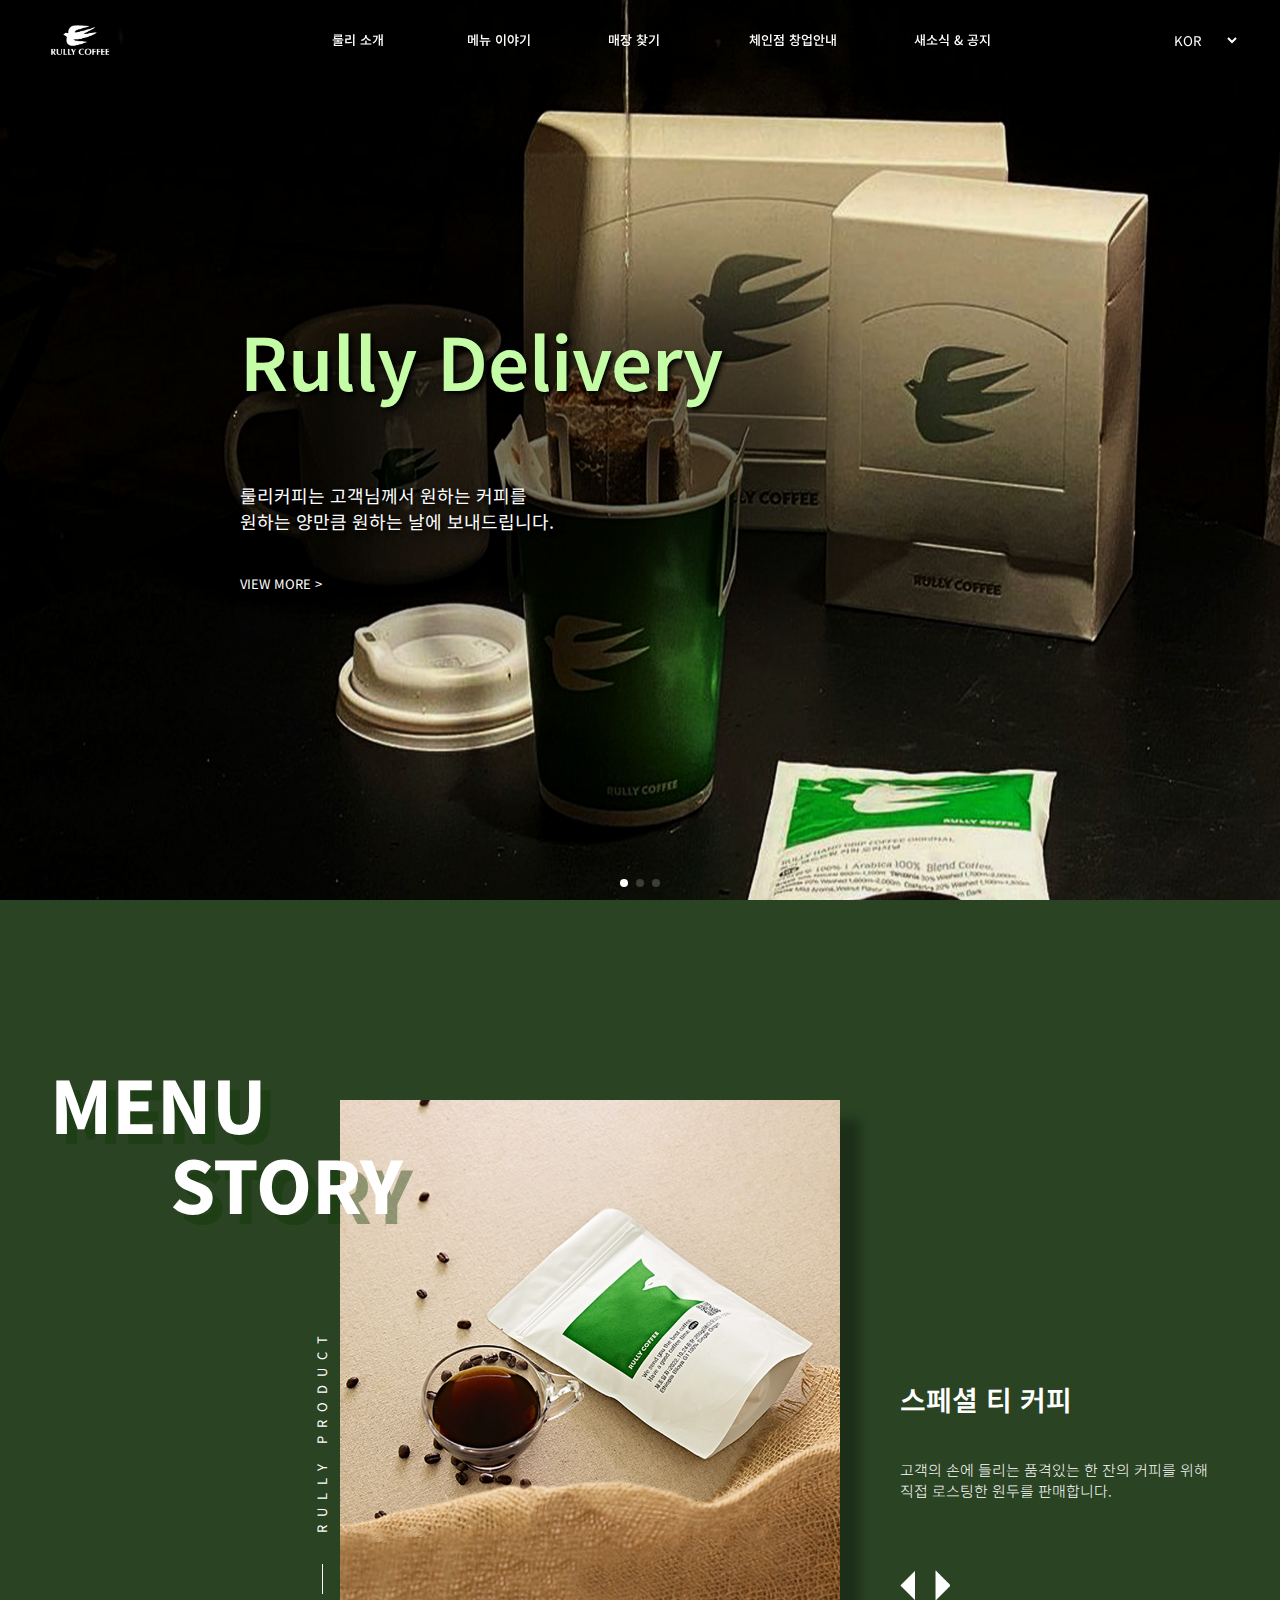
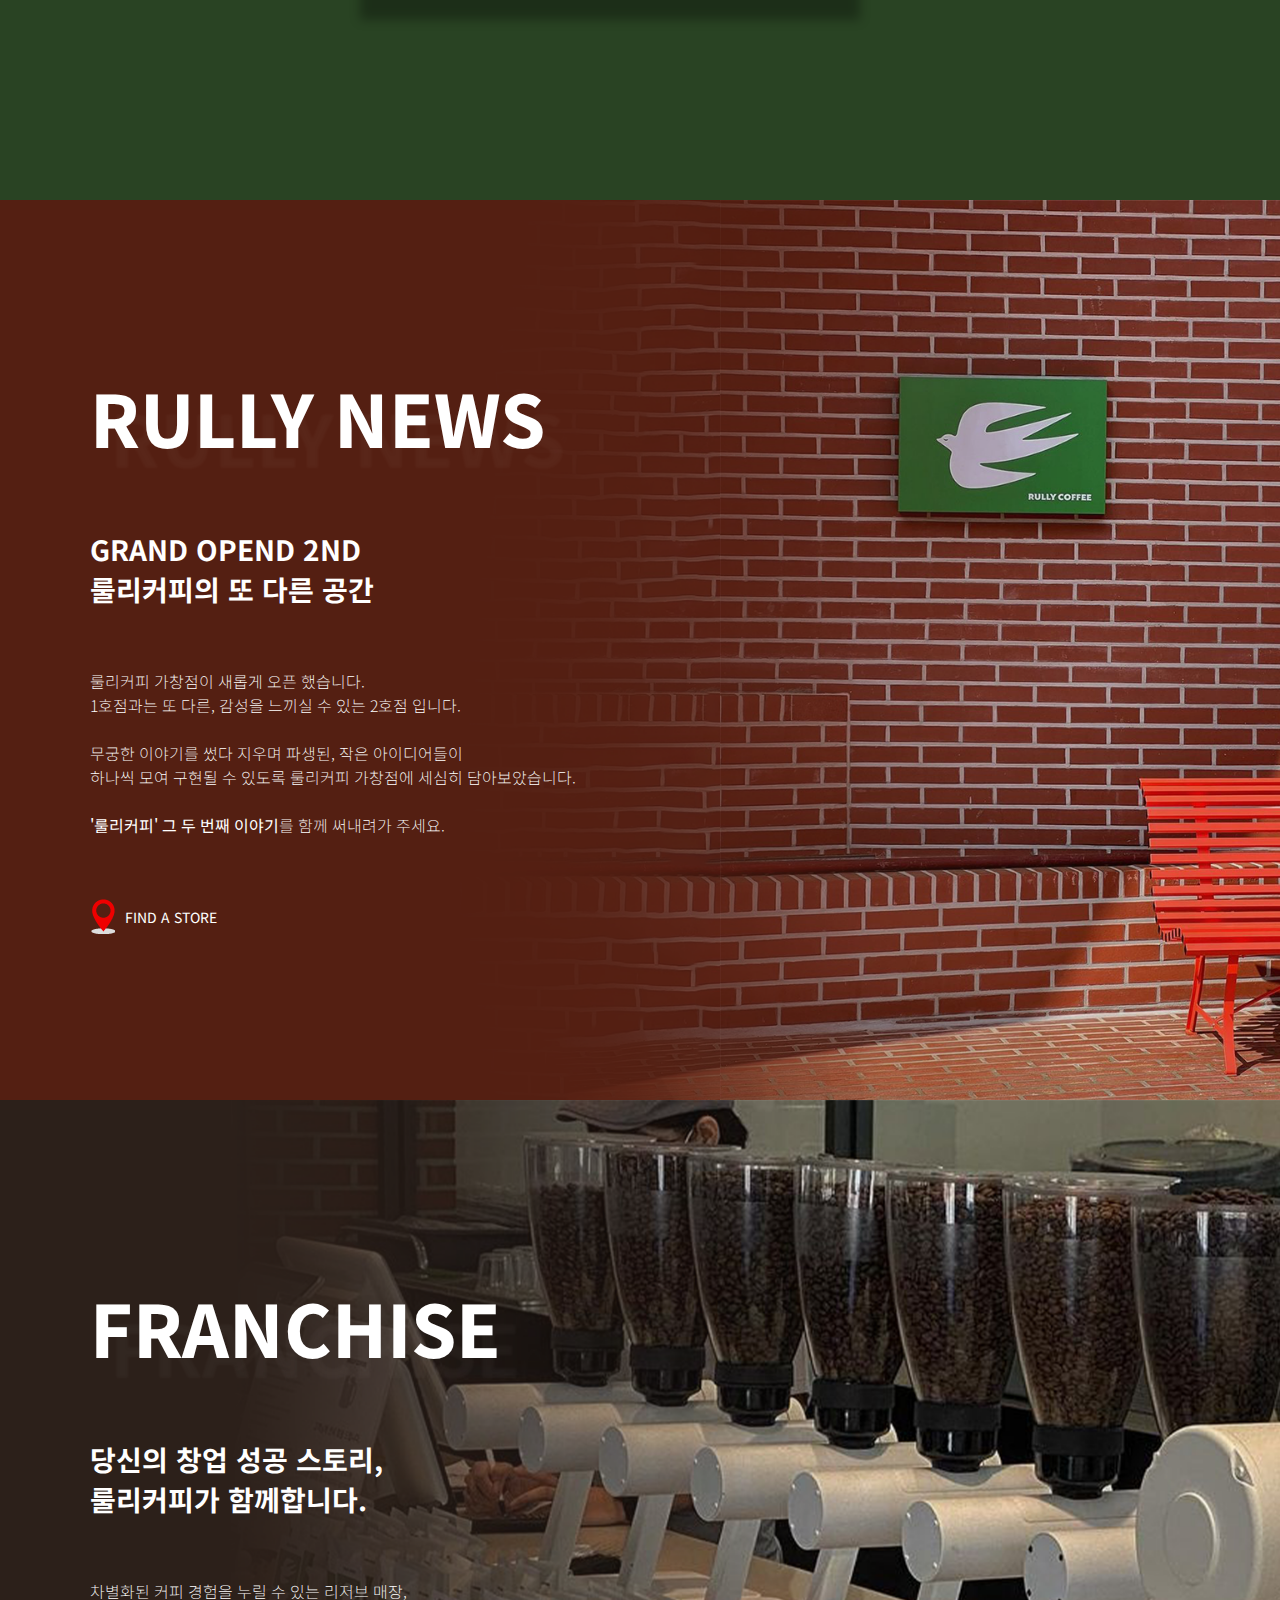
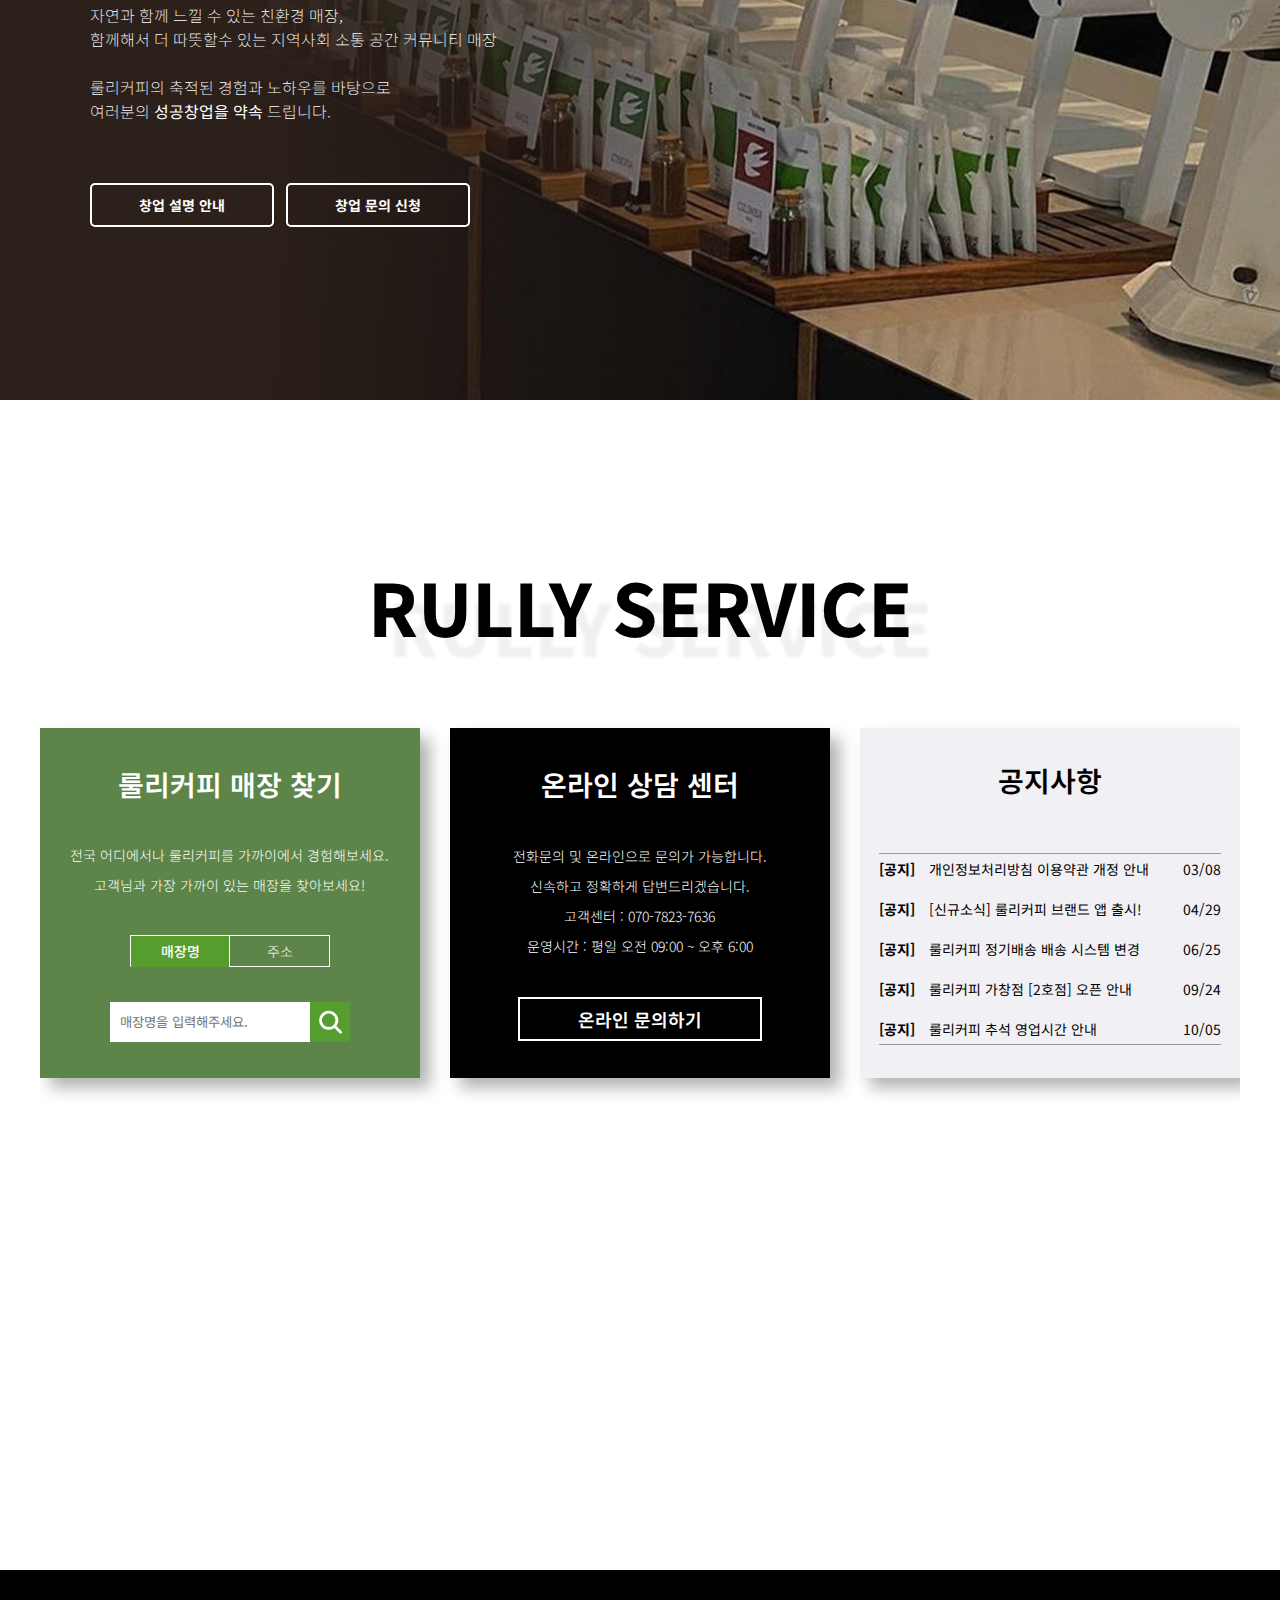
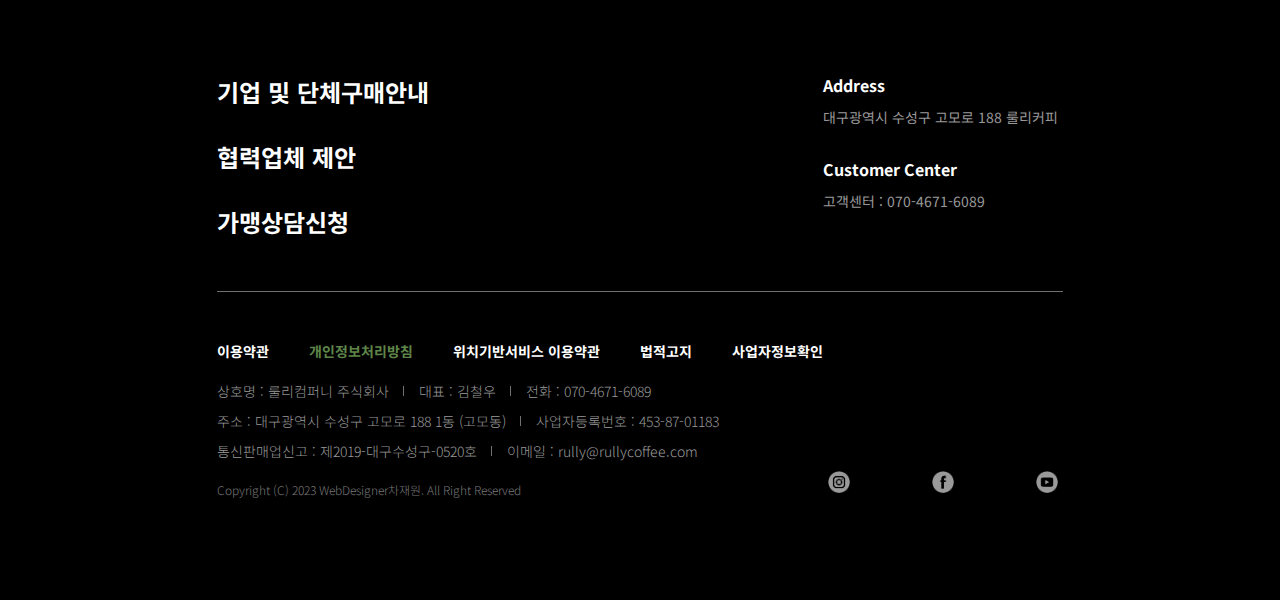
<file: Rully_web/index.html>
<!DOCTYPE html>
<html lang="ko">
<head>
    <meta charset="UTF-8">
    <meta name="viewport" content="width=device-width, initial-scale=1.0">
    <title>Rully Coffee</title>
    <link rel="website icon" type="png" href="./img/icon_logo.png">
    <link rel="stylesheet" href="rully.css">
    <script src="rully_jQuery.js"></script>
    <link rel="stylesheet" href="rully_media.css">
    <link rel="preconnect" href="https://fonts.googleapis.com">
    <link rel="stylesheet" href="https://cdn.jsdelivr.net/npm/swiper@10/swiper-bundle.min.css" />
    <link href="https://fonts.googleapis.com/css2?family=Noto+Sans+KR:wght@100;200;300;400;500;600;700;800;900&family=Roboto:ital,wght@0,100;0,300;0,400;0,500;0,700;0,900;1,100;1,300;1,400;1,500;1,700;1,900&display=swap" rel="stylesheet">
    <link rel="preconnect" href="https://fonts.gstatic.com" crossorigin>
</head>
<body>
    <div class="body-wrap"></div>
    <header>
        <div class="mobile-header">
            <div class="mobile-header-wrap">
                <div class="hamburger">
                    <a href="#" class="none-click">
                        <img src="img/hamburger.png" alt="hambergur_img">
                    </a>
                </div>
                <div class="mobile-logo">
                    <a href="./index.html">
                        <img src="img/logo_color.png" alt="mobile-logo_img">
                    </a>
                </div>
                <div class="mobile-lag">
                    <select name="lan" class="mobile-select">
                        <option value="option">KOR</option>
                        <option value="option">ENG</option>
                        <option value="option">JPN</option>
                    </select>
                </div>
            </div>
            <div class="mobile-menu">
                <div class="mobile-x">
                    <a href="#" class="none-click">
                        <img src="img/x.png" alt="close-btn">
                    </a>
                </div>
                <ul class="mobile-menu-ul">
                    <li class="mobile-menu-li">
                        <a href="#" class="none-click">룰리 소개</a>
                        <ul class="mobile-sub-menu-ul">
                            <li class="mobile-sub-menu-li">
                                <a href="#" class="none-click">브랜드 소개</a>
                            </li>
                            <li class="mobile-sub-menu-li">
                                <a href="#" class="none-click">브랜드 BI</a>
                            </li>
                        </ul>
                    </li>
                    <li class="mobile-menu-li">
                        <a href="#" class="none-click">메뉴 이야기</a>
                        <ul class="mobile-sub-menu-ul">
                            <li class="mobile-sub-menu-li">
                                <a href="#" class="none-click">스페셜티 커피</a>
                            </li>
                            <li class="mobile-sub-menu-li">
                                <a href="#" class="none-click">드립패키지</a>
                            </li>
                            <li class="mobile-sub-menu-li">
                                <a href="#" class="none-click">룰리 굿즈</a>
                            </li>
                            <li class="mobile-sub-menu-li">
                                <a href="#" class="none-click">정기배송</a>
                            </li>
                        </ul>
                    </li>
                    <li class="mobile-menu-li">
                        <a href="#" class="none-click">매장 찾기</a>
                        <ul class="mobile-sub-menu-ul">
                            <li class="mobile-sub-menu-li">
                                <a href="#" class="none-click">룰리 매장 찾기</a>
                            </li>
                        </ul>
                    </li>
                    <li class="mobile-menu-li">
                        <a href="#" class="none-click">체인점 창업안내</a>
                        <ul class="mobile-sub-menu-ul">
                            <li class="mobile-sub-menu-li">
                                <a href="#" class="none-click">체인점 개설 안내</a>
                            </li>
                            <li class="mobile-sub-menu-li">
                                <a href="#" class="none-click">체인점 개설 문의</a>
                            </li>
                        </ul>
                    </li>
                    <li class="mobile-menu-li">
                        <a href="#" class="none-click">새소식 & 공지</a>
                        <ul class="mobile-sub-menu-ul">
                            <li class="mobile-sub-menu-li">
                                <a href="#" class="none-click">새소식</a>
                            </li>
                            <li class="mobile-sub-menu-li">
                                <a href="#" class="none-click">공지사항</a>
                            </li>
                            <li class="mobile-sub-menu-li">
                                <a href="#" class="none-click">채용안내</a>
                            </li>
                            <li class="mobile-sub-menu-li">
                                <a href="#" class="none-click">공지사항</a>
                            </li>
                        </ul>
                    </li>
                </ul>
            </div>
        </div>
        <div class="header-wrap">
            <div class="logo">
                <a href="#">
                    <img src="img/rullycoffee_logo.png" alt="logo">
                </a>
            </div>
            <div class="logo-color">
                <a href="./index.html">
                    <img src="img/logo_color.png" alt="logo-color">
                </a>
            </div>
            <div class="menu-bg"></div>
            <div class="menu">
                <ul class="menu-ul">
                    <li class="menu-li">
                        <a class="menu-li-a" href="#">룰리 소개</a>
                        <ul class="sub-menu-ul">
                            <li class="sub-menu-li">
                                <a href="#">브랜드 소개</a>
                            </li>
                            <li class="sub-menu-li">
                                <a href="#">브랜드 BI</a>
                            </li>
                        </ul>
                    </li>
                    <li class="menu-li">
                        <a class="menu-li-a" href="#">메뉴 이야기</a>
                        <ul class="sub-menu-ul">
                            <li class="sub-menu-li">
                                <a href="#">스페셜티 커피</a>
                            </li>
                            <li class="sub-menu-li">
                                <a href="#">드립패키지</a>
                            </li>
                            <li class="sub-menu-li">
                                <a href="#">룰리 굿즈</a>
                            </li>
                            <li class="sub-menu-li">
                                <a href="#">정기배송</a>
                            </li>
                        </ul>
                    </li>
                    <li class="menu-li">
                        <a class="menu-li-a" href="#">매장 찾기</a>
                        <ul class="sub-menu-ul">
                            <li class="sub-menu-li">
                                <a href="#">룰리 매장 찾기</a>
                            </li>
                        </ul>
                    </li>
                    <li class="menu-li">
                        <a class="menu-li-a" href="#">체인점 창업안내</a>
                        <ul class="sub-menu-ul">
                            <li class="sub-menu-li">
                                <a href="#">체인점 개설 안내</a>
                            </li>
                            <li class="sub-menu-li">
                                <a href="#">체인점 개설 문의</a>
                            </li>
                        </ul>
                    </li>
                    <li class="menu-li">
                        <a class="menu-li-a" href="#">새소식 & 공지</a>
                        <ul class="sub-menu-ul">
                            <li class="sub-menu-li">
                                <a href="#">새소식</a>
                            </li>
                            <li class="sub-menu-li">
                                <a href="#">공지사항</a>
                            </li>
                            <li class="sub-menu-li">
                                <a href="#">채용안내</a>
                            </li>
                            <li class="sub-menu-li">
                                <a href="#">공지사항</a>
                            </li>
                        </ul>
                    </li>
                </ul>
            </div>
            <div class="lan">
                <select id="langSelect" name="lan">
                    <option value="option">KOR</option>
                    <option value="option">ENG</option>
                    <option value="option">JPN</option>
                </select>
            </div>
        </div>
    </header>
    <div class="page" id="fullpage">
        <div class="page-1">
            <section class="one">
                <div class="swiper mySwiper">
                    <div class="swiper-wrapper">
                        <div class="swiper-slide" id="slide-1">
                            <img src="img/slide_1.png" alt="slide_img_1">
                            <div class="slide-text">
                                <div class="slide-wrap">
                                    <span class="slide-text-title">Rully Delivery</span>
                                    <span class="slide-text-content">룰리커피는 고객님께서 원하는 커피를 <br>원하는 양만큼 원하는 날에 보내드립니다.
                                    </span>
                                    <a href="#" class="slide-text-more">VIEW MORE ></a>
                                </div>
                            </div>
                        </div>
                        <div class="swiper-slide" id="slide-2">
                            <img src="img/slide_2.png" alt="slide_img_2">
                            <div class="slide-text">
                                <div class="slide-wrap">
                                    <span class="slide-text-title">Rully Goods</span>
                                    <span class="slide-text-content">룰리 굿즈제품과 함께 더욱 풍성해질 나의 일상,<br> 오직 룰리에서 만나보실 수 있습니다.
                                    </span>
                                    <a href="#" class="slide-text-more">VIEW MORE ></a>
                                </div>
                            </div>
                        </div>
                        <div class="swiper-slide" id="slide-3">
                            <img src="img/slide_3.png" alt="slide_img_3">
                            <div class="slide-text">
                                <div class="slide-wrap">
                                    <span class="slide-text-title">Rully Mood</span>
                                    <span class="slide-text-content">단조로운 지친 일상에서 벗어나 자연을 담은<br> 이곳에서 잠깐의 여유를 느껴보세요.
                                    </span>
                                    <a href="#" class="slide-text-more">VIEW MORE ></a>
                                </div>
                            </div>
                        </div>
                    </div>
                    <div class="swiper-pagination"></div>
                </div>
            </section>
        </div>
        <div class="page-2">
            <section class="two">
                <div class="menu-story">
                    <div class="menu-story-container">
                        <ul class="menu-story-ul">
                            <li class="menu-story-li">
                                <div class="menu-story-img">
                                    <p class="small-text">RULLY PRODUCT</p>
                                    <img src="img/menu_1.png" alt="coffee_bean">
                                    <div class="hover">
                                        <div class="hover-bg"></div>
                                        <div class="hover-tra"></div>
                                        <a href="#" class="hover-text">view more ></a>
                                    </div>
                                </div>
                                <div class="menu-story-content">
                                    <span class="menu-title">스페셜 티 커피</span>
                                    <a class="menu-content">고객의 손에 들리는 품격있는 한 잔의 커피를 위해 직접 로스팅한 원두를 판매합니다. </a>
                                </div>
                            </li>
                            <li class="menu-story-li">
                                <div class="menu-story-img">
                                    <p class="small-text">RULLY PRODUCT</p>
                                    <img src="img/menu_2.png" alt="coffee_bean">
                                    <div class="hover">
                                        <div class="hover-bg"></div>
                                        <div class="hover-tra"></div>
                                        <a href="#" class="hover-text">view more ></a>
                                    </div>
                                </div>
                                <div class="menu-story-content">
                                    <span class="menu-title">핸드 드립 패키지</span>
                                    <span class="menu-content">별도의 커피 도구 없이 잔에 걸어 물만 따라주면 간편하고 맛있게 즐기실 수 있습니다.</span>
                                </div>
                            </li>
                            <li class="menu-story-li">
                                <div class="menu-story-img">
                                    <p class="small-text">RULLY PRODUCT</p>
                                    <img src="img/menu_3.png" alt="coffee_bean">
                                    <div class="hover">
                                        <div class="hover-bg"></div>
                                        <div class="hover-tra"></div>
                                        <a href="#" class="hover-text">view more ></a>
                                    </div>
                                </div>
                                <div class="menu-story-content">
                                    <span class="menu-title">클레버 드립 세트</span>
                                    <span class="menu-content">나만의 공간에서 내려마시는 재미를 즐길 수 있는 룰리 클레버 커피 드립 세트입니다.</span>
                                </div>
                            </li>
                        </ul>
                    </div>
                    <div class="menu-click">
                        <div class="button-prev">
                        </div>
                        <div class="button-next">
                        </div>
                    </div>
                    <div class="menu-story-text">
                        <span class="menu-story-text-title" id="menu">MENU</span>
                        <span class="menu-story-text-title" id="story">STORY</span>
                    </div>
                </div>
            </section>
        </div>
        <div class="page-3">
            <section class="three">
                <div class="news">
                    <h1 class="title">RULLY NEWS</h1>
                    <h2 class="sub-title">GRAND OPEND 2ND <br> 룰리커피의 또 다른 공간</h2>
                    <p class="content">
                        룰리커피 가창점이 새롭게 오픈 했습니다. <br>
                        1호점과는 또 다른, 감성을 느끼실 수 있는 2호점 입니다. <br>
                        <br>
                        무궁한 이야기를 썼다 지우며 파생된, 작은 아이디어들이<br>
                        하나씩 모여 구현될 수 있도록 룰리커피 가창점에 세심히 담아보았습니다.<br>
                        <br>
                        <strong>'룰리커피' 그 두 번째 이야기</strong>를 함께 써내려가 주세요.
                    </p>
                    <div class="pointer">
                        <a href="#" class="none-click">
                            <img src="img/pointer.png" alt="pointer">
                            <span class="find">FIND A STORE</span>
                        </a>
                    </div>
                </div>
            </section>
        </div>
        <div class="page-4">
            <section class="four">
                <div class="franchise">
                    <h1 class="title">FRANCHISE</h1>
                    <h2 class="sub-title">당신의 창업 성공 스토리, <br> 룰리커피가 함께합니다.</h2>
                    <p class="content">
                        차별화된 커피 경험을 누릴 수 있는 리저브 매장, <br>
                        자연과 함께 느낄 수 있는 친환경 매장, <br>
                        함께해서 더 따뜻할수 있는 지역사회 소통 공간 커뮤니티 매장 <br>
                        <br>
                        룰리커피의 축적된 경험과 노하우를 바탕으로 <br>
                        여러분의 <strong>성공창업을 약속</strong> 드립니다.
                    </p>
                    <div class="franchise-button">
                        <a href="#" class="button1">
                            창업 설명 안내
                        </a>
                        <a href="#" class="button2">
                            창업 문의 신청
                        </a>
                    </div>
                </div>
            </section>
        </div>
        <div class="page-5">
            <section class="five">
                <div class="customer-service">
                    <h1 class="customer-service-text">
                        RULLY SERVICE
                    </h1>
                    <div class="banner">
                        <div class="serch-store">
                            <p class="serch-title">
                                룰리커피 매장 찾기
                            </p>
                            <p class="serch-content">
                                전국 어디에서나 룰리커피를 가까이에서 경험해보세요. 
                                <br>
                                고객님과 가장 가까이 있는 매장을 찾아보세요!
                            </p>
                            <div class="serch-click">
                                <a href="#" class="active">
                                    매장명
                                </a>
                                <a href="#">
                                    주소
                                </a>
                            </div>
                            <ul class="type-button tab active">
                                <input class="type" placeholder="매장명을 입력해주세요.">
                                <div class="serch-icon">
                                    <a href="#" class="none-click">
                                        <img src="img/serch_white.png" alt="serch-icon">
                                    </a>
                                </div>
                            </ul>
                            <ul class="type-button-address tab">
                                <input class="type" placeholder="주소를 입력해주세요.">
                                <div class="serch-icon">
                                    <a href="#" class="none-click">
                                        <img src="img/serch_white.png" alt="serch-icon">
                                    </a>
                                </div>
                            </ul>
                        </div>
                        <div class="inquiry">
                            <p class="inquiry-title">
                                온라인 상담 센터
                            </p>
                            <p class="inquiry-content">
                            <span class="inquiry-text" id="del">전화문의 및 온라인으로 문의가 가능합니다.<br></span>
                            <span class="inquiry-text" id="del">
                                신속하고 정확하게 답변드리겠습니다.<br></span>
                            <span class="inquiry-text">
                                고객센터 : 070-7823-7636
                                <br>
                            </span>
                            <span class="inquiry-text">
                                운영시간 : 평일 오전 09:00 ~ 오후 6:00
                                <br>
                            </span>
                            </p>
                            <div class="inquiry-button">
                                <a href="#" class="inquiry-button-text">온라인 문의하기</a>
                            </div>
                        </div>
                        <div class="notice">
                            <p class="notice-title">
                                공지사항
                            </p>
                            <ul class="notice-ul">
                                <li class="notice-li">
                                    <span class="notice-li-title"><strong class="strong">[공지]</strong>
                                        <span class="notice-content">개인정보처리방침 이용약관 개정 안내</span>
                                    </span>
                                    <span class="notice-date">03/08</span>
                                </li>
                                <li class="notice-li">
                                    <span class="notice-li-title"><strong class="strong">[공지]</strong>
                                        <span class="notice-content">[신규소식] 룰리커피 브랜드 앱 출시!</span>
                                    </span>
                                    <span class="notice-date">04/29</span>
                                </li>
                                <li class="notice-li">
                                    <span class="notice-li-title"><strong class="strong">[공지]</strong>
                                        <span class="notice-content">룰리커피 정기배송 배송 시스템 변경</span>
                                    </span>
                                    <span class="notice-date">06/25</span>
                                </li>
                                <li class="notice-li" id="line-select-li">
                                    <span class="notice-li-title"><strong class="strong">[공지]</strong>
                                        <span class="notice-content">룰리커피 가창점 [2호점] 오픈 안내</span>
                                    </span>
                                    <span class="notice-date">09/24</span>
                                </li>
                                <li class="notice-li" id="select-li">
                                    <span class="notice-li-title"><strong class="strong">[공지]</strong>
                                        <span class="notice-content">룰리커피 추석 영업시간 안내</span>
                                    </span>
                                    <span class="notice-date">10/05</span>
                                </li>
                            </ul>
                        </div>
                    </div>
                </div>
            </section>
        </div>
        <div class="page-6">
            <section class="six">
                <div class="footer">
                    <div class="footer-section-1">
                        <div class="footer-section-1-1">
                            <a href="#" class="none-click">기업 및 단체구매안내</a>
                            <a href="#" class="none-click">협력업체 제안</a>
                            <a href="#" class="none-click">가맹상담신청</a>
                        </div>
                        <div class="footer-section-1-2">
                            <span class="footer-title"><strong class="footer-strong">Address</strong>
                                <span class="footer-content">대구광역시 수성구 고모로 188 룰리커피</span>
                            </span>
                            <span class="footer-title"><strong class="footer-strong">Customer Center</strong>
                                <span class="footer-content">고객센터 : 070-4671-6089</span>
                            </span>
                        </div>
                    </div>
                    <div class="footer-section-2">
                        <div class="footer-section-2-1">
                            <ul class="footer-ul-menu">
                                <li class="footer-li-menu">
                                    <a href="#" class="none-click">
                                    이용약관</a>
                                </li>
                                <li class="footer-li-menu">
                                    <a href="#" class="none-click">
                                    개인정보처리방침</a>
                                </li>
                                <li class="footer-li-menu">
                                    <a href="#" class="none-click">
                                    위치기반서비스 이용약관</a>
                                </li>
                                <li class="footer-li-menu">
                                    <a href="#" class="none-click">
                                    법적고지</a>
                                </li>
                                <li class="footer-li-menu">
                                    <a href="#" class="none-click">
                                    사업자정보확인</a>
                                </li>
                            </ul>
                            <ul class="footer-ul-info">
                                <li class="footer-li-info">
                                    상호명 : 룰리컴퍼니 주식회사
                                </li>
                                <li class="footer-li-info">
                                    대표 : 김철우
                                </li>
                                <li class="footer-li-info" id="info">
                                    전화 : 070-4671-6089
                                </li>
                            </ul>
                            <ul class="footer-ul-info">
                                <li class="footer-li-info">
                                    주소 : 대구광역시 수성구 고모로 188 1동 (고모동)
                                </li>
                                <li class="footer-li-info" id="info">
                                    사업자등록번호 : 453-87-01183
                                </li>
                            </ul>
                            <ul class="footer-ul-info">
                                <li class="footer-li-info">
                                    통신판매업신고 : 제2019-대구수성구-0520호
                                </li>
                                <li class="footer-li-info" id="info">
                                    이메일 : rully@rullycoffee.com
                                </li>
                            </ul>
                            <p class="copyright">
                                Copyright (C) 2023 WebDesigner차재원. All Right Reserved
                            </p>
                        </div>
                        <div class="footer-section-2-2">
                            <ul class="footer-ul-sns">
                                <li class="footer-li-sns">
                                    <a href="#" class="none-click">
                                        <img src="img/insta.png" alt="instagram">
                                    </a>
                                </li>
                                <li class="footer-li-sns">
                                    <a href="#" class="none-click">
                                        <img src="img/faceb.png" alt="facebook">
                                    </a>
                                </li>
                                <li class="footer-li-sns">
                                    <a href="#" class="none-click">
                                        <img src="img/youtube.png" alt="youtube">
                                    </a>
                                </li>
                            </ul>
                        </div>
                    </div>
                </div>
            </section>
        </div>
    </div>
    <script src="https://cdn.jsdelivr.net/npm/swiper@10/swiper-bundle.min.js"></script>
    <script src="rully.js"></script>
</body>
</html>
</file>
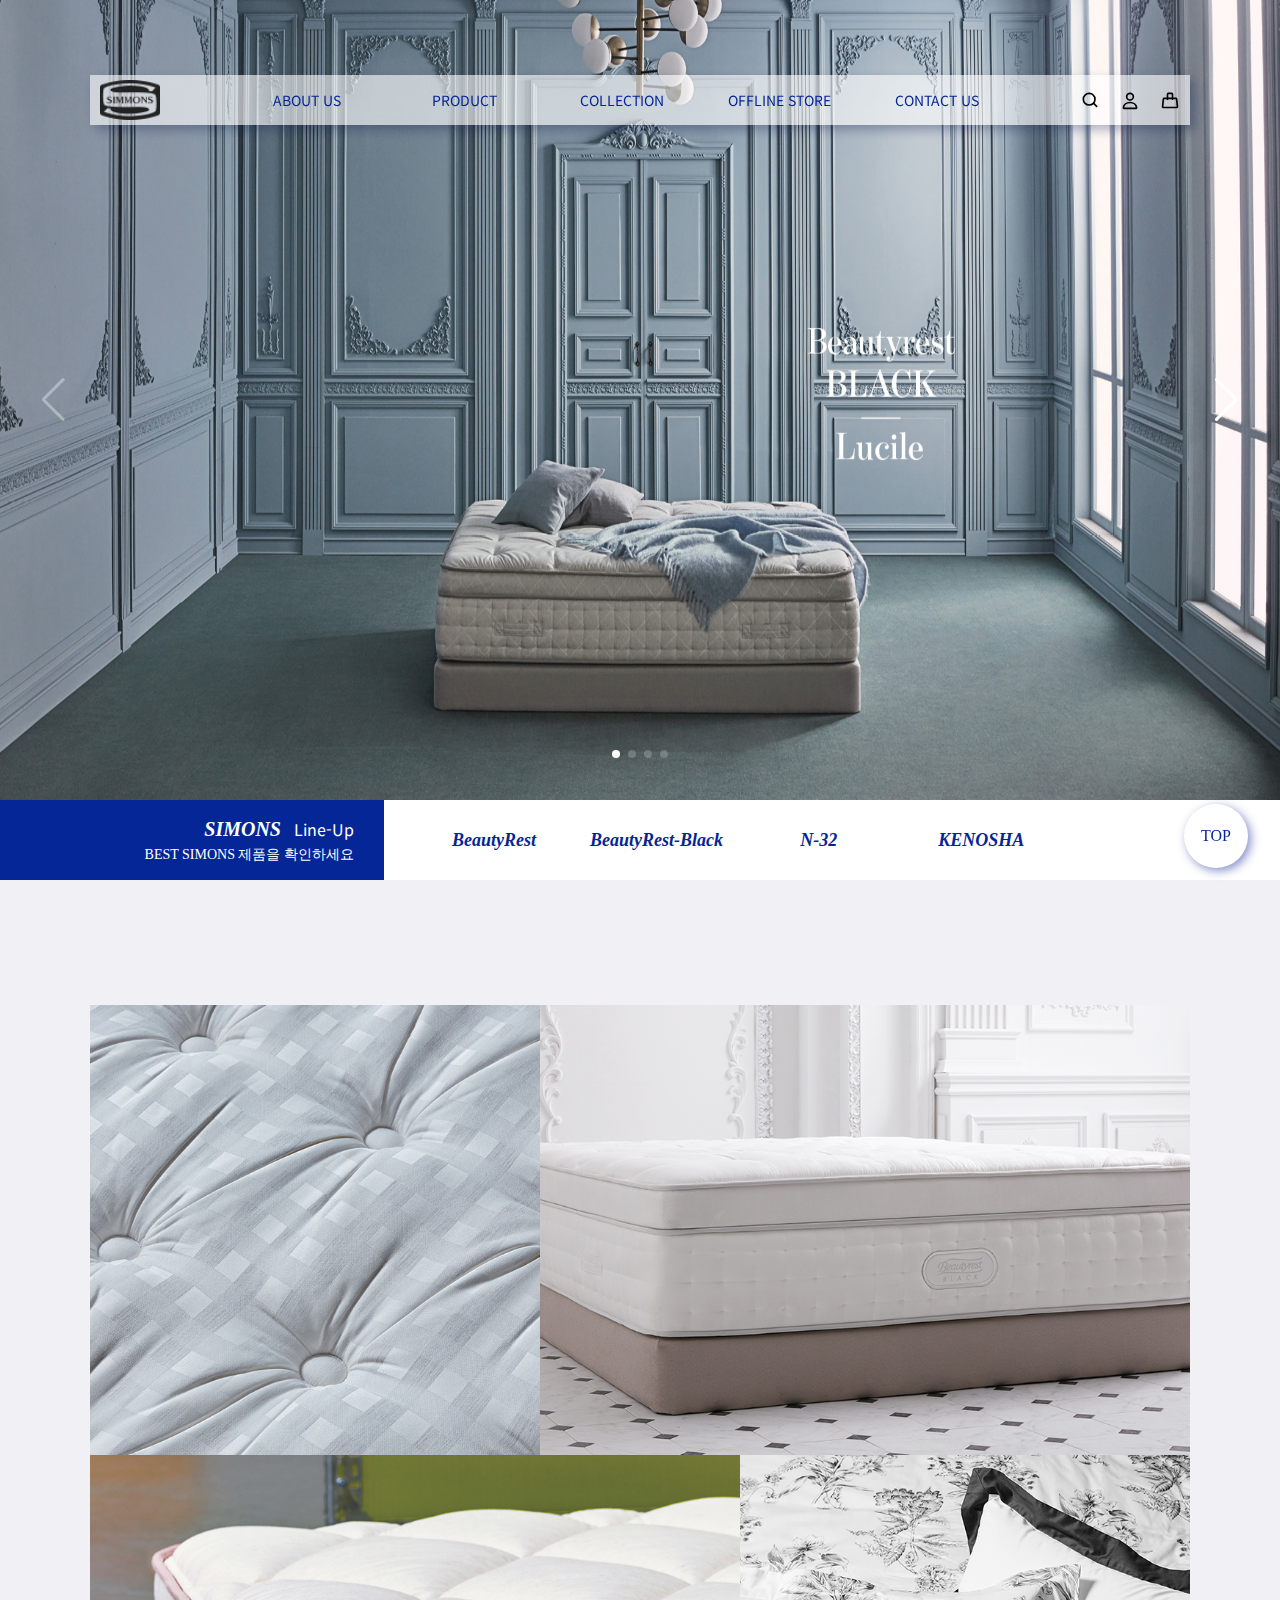
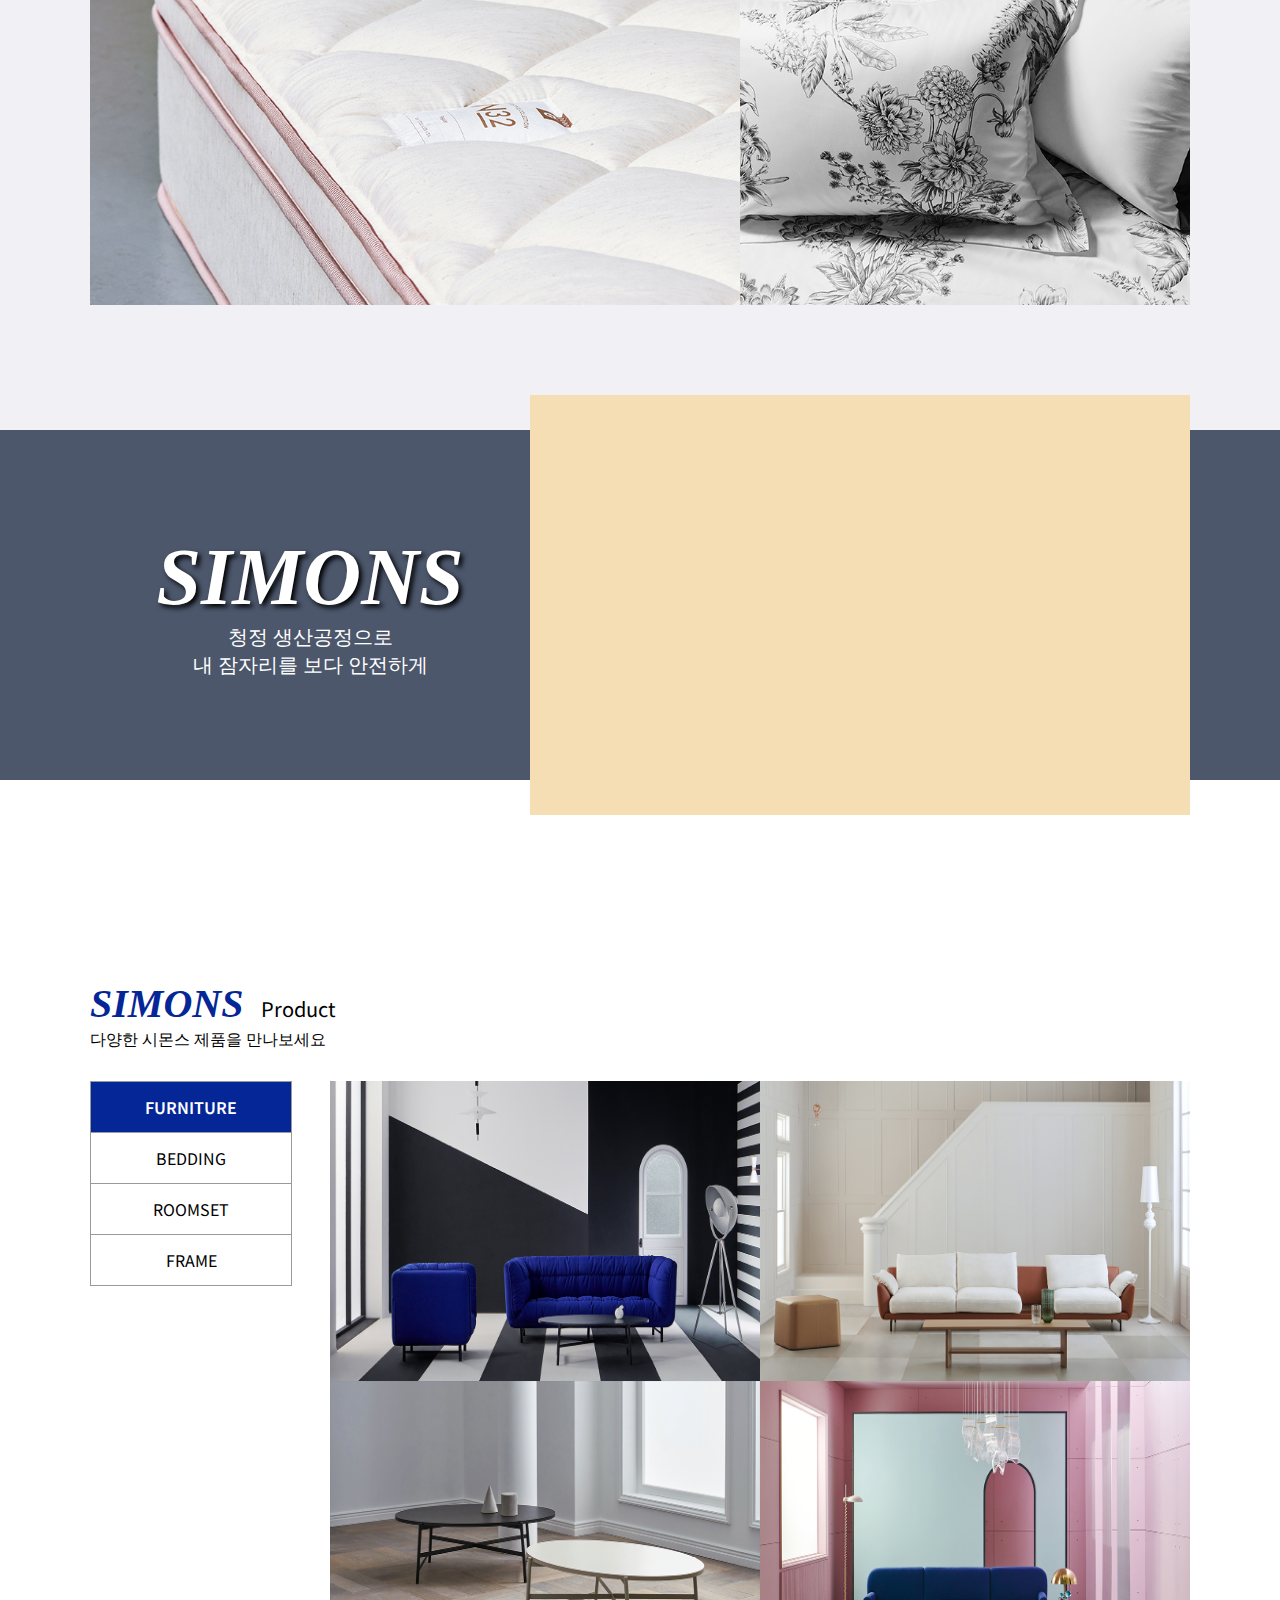
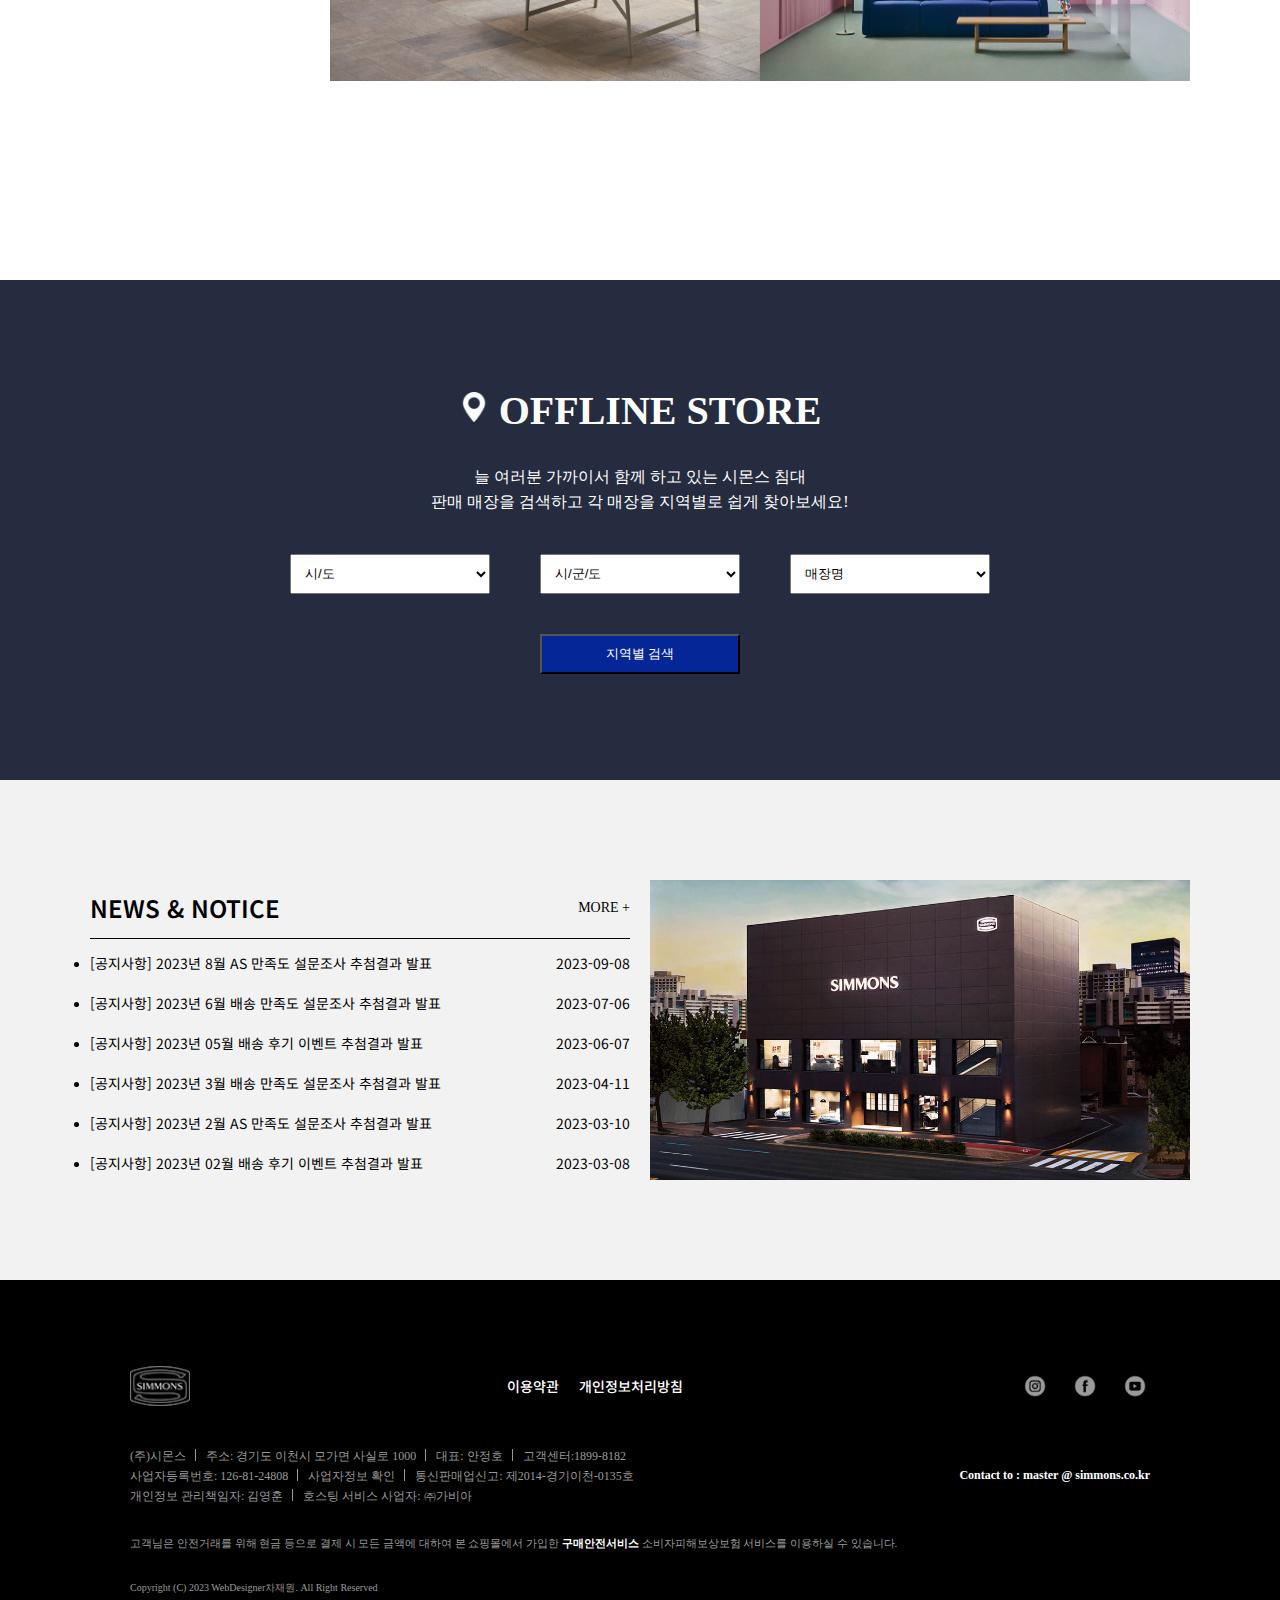
<file: Simons_web/index.html>
<!DOCTYPE html>
<html lang="ko">
<head>
    <meta charset="UTF-8">
    <meta name="viewport" content="width=device-width, initial-scale=1.0">
    <title>SIMONS</title>
    <link rel="website icon" type="png" href="./img/simons_logo.png">
    <link rel="stylesheet" href="simons.css">
    <link rel="preconnect" href="https://fonts.googleapis.com">
    <link rel="preconnect" href="https://fonts.gstatic.com" crossorigin>
    <link href="https://fonts.googleapis.com/css2?family=Noto+Sans+KR:wght@100;200;300;400;500;700;900&family=Roboto:ital,wght@0,100;0,300;0,400;0,500;0,700;0,900;1,100;1,300;1,400;1,500;1,700;1,900&display=swap" rel="stylesheet">
    <link rel="stylesheet" href="https://cdn.jsdelivr.net/npm/swiper@10/swiper-bundle.min.css" />
    <script src="https://cdn.jsdelivr.net/npm/swiper@10/swiper-bundle.min.js"></script>
</head>
<body>
    <script src="simons_jQuery.js"></script>
    <div class="moveTopBtn">TOP</div>
        <header>
            <div class="header-wrap">
                <div class="sub-menu-bg"></div>
                <div class="logo">
                    <a href="#">
                        <img src="./img/simons_logo.png" alt="simons_logo_img">
                    </a>
                </div>
                <div class="menu">
                    <ul class="menu-ul">
                        <li class="menu-li">
                            <a href="#">ABOUT US</a>
                            <ul class="sub-menu-ul">
                                <li class="sub-menu-li">
                                    <a href="#">HERITAGE</a>
                                </li>
                                <li class="sub-menu-li">
                                    <a href="#">MEDIA</a>
                                </li>
                            </ul>
                        </li>
                        <li class="menu-li">
                            <a href="#">PRODUCT</a>
                            <ul class="sub-menu-ul">
                                <li class="sub-menu-li">
                                    <a href="#">MATTRESS</a>
                                </li>
                                <li class="sub-menu-li">
                                    <a href="#">FRAME</a>
                                </li>
                                <li class="sub-menu-li">
                                    <a href="#">ROOM SET</a>
                                </li>
                                <li class="sub-menu-li">
                                    <a href="#">FOUNDATION</a>
                                </li>
                                <li class="sub-menu-li">
                                    <a href="#">FURNITURE</a>
                                </li>
                                <li class="sub-menu-li">
                                    <a href="#">BEDDING</a>
                                </li>
                                <li class="sub-menu-li">
                                    <a href="#">FRAGRANCE</a>
                                </li>
                            </ul>
                        </li>
                        <li class="menu-li">
                            <a href="#">COLLECTION</a>
                            <ul class="sub-menu-ul">
                                <li class="sub-menu-li">
                                    <a href="#">BEAUTYREST</a>
                                </li>
                                <li class="sub-menu-li">
                                    <a href="#">N32</a>
                                </li>
                                <li class="sub-menu-li">
                                    <a href="#">KENOSHA</a>
                                </li>
                            </ul>
                        </li>
                        <li class="menu-li">
                            <a href="#">OFFLINE STORE</a>
                            <ul class="sub-menu-ul">
                                <li class="sub-menu-li">
                                    <a href="#">FIND STORE</a>
                                </li>
                            </ul>
                        </li>
                        <li class="menu-li">
                            <a href="#">CONTACT US</a>
                            <ul class="sub-menu-ul">
                                <li class="sub-menu-li">
                                    <a href="#">NOTICE</a>
                                </li>
                            </ul>
                        </li>
                    </ul>
                </div>
                <div class="menu-icon">
                    <ul class="icon-ul">
                        <li class="icon-li">
                            <a href="#">
                                <img src="./img/search_icon.svg" alt="search_img">
                            </a>
                        </li>
                        <li class="icon-li">
                            <a href="#">
                                <img src="./img/my_icon.svg" alt="my_img">
                            </a>
                        </li>
                        <li class="icon-li">
                            <a href="#">
                                <img src="./img/cart_icon.svg" alt="cart_img">
                            </a>
                        </li>
                    </ul>
                </div>
            </div>
        </header>
    <div class="swiper mySwiper">
        <div class="swiper-wrapper">
            <div class="swiper-slide">
                <img src="./img/slide_1.jpeg" alt="slide_img">
            </div>
            <div class="swiper-slide">
                <img src="./img/slide_2.jpeg" alt="slide_img">
            </div>
            <div class="swiper-slide">
                <img src="./img/slide_3.jpeg" alt="slide_img">
            </div>
            <div class="swiper-slide">
                <img src="./img/slide_4.jpeg" alt="slide_img">
            </div>
        </div>
        <div class="swiper-button-next"></div>
        <div class="swiper-button-prev"></div>
        <div class="swiper-pagination"></div>
    </div>
    <div class="line">
        <div class="blue-line">
            <p class="blue-line-text">
                <span class="blue-line-text-title">
                    SIMONS <span class="line-up">Line-Up</span>
                </span>
                <span class="blue-line-text-content">BEST SIMONS 제품을 확인하세요</span>
            </p>
        </div>
        <div class="white-line">
            <ul class="white-line-ul">
                <li class="white-line-li">
                    <a href="#" class="nonhover-text">BeautyRest</a>
                    <span class="hover-text">VIEW MORE</span>
                </li>
                <li class="white-line-li">
                    <a href="#" class="nonhover-text">BeautyRest-Black</a>
                    <span class="hover-text">VIEW MORE</span>
                </li>
                <li class="white-line-li">
                    <a href="#" class="nonhover-text">N-32</a>
                    <span class="hover-text">VIEW MORE</span>
                </li>
                <li class="white-line-li">
                    <a href="#" class="nonhover-text">KENOSHA</a>
                    <span class="hover-text">VIEW MORE</span>
                </li>
            </ul>
        </div>
    </div>
    <div class="best-product">
        <div class="best-product-wrap">
            <ul class="best-product-ul">
                <li class="best-product-li" id="list-1">
                    <p class="best-product-text" id="list-text-1">
                        Beautyrest <br>William
                        <span class="best-product-text-more">
                            더보기 +
                        </span>
                    </p>
                </li>
                <li class="best-product-li" id="list-2">
                    <p class="best-product-text" id="list-text-2">
                        Beautyrest BLACK<br>Deborah
                        <span class="best-product-text-more">
                            더보기 +
                        </span>
                    </p>
                </li>
            </ul>
            <ul class="best-product-ul">
                <li class="best-product-li" id="list-3">
                    <p class="best-product-text" id="list-text-3">
                        N32 <br>Regular Foam Mattress
                        <span class="best-product-text-more">
                            더보기 +
                        </span>
                    </p>
                </li>
                <li class="best-product-li" id="list-4">
                    <p class="best-product-text" id="list-text-4">
                        KENOSHA HOME <br>Francis ARTNEY
                        <span class="best-product-text-more">
                            더보기 +
                        </span>
                    </p>
                </li>
            </ul>
        </div>
    </div>
    <div class="video">
        <div class="video-bg"></div>
        <div class="video-wrap">
            <p class="video-text">
                <span class="video-title">SIMONS</span>
                <span class="video-content">청정 생산공정으로<br>내 잠자리를 보다 안전하게</span>
            </p>
            <div class="video-play">
                <iframe width="100%" height="100%" src="https://www.youtube.com/embed/KITF_I5E5A4?si=LcWm-4xX9CpjYRM8" frameborder="0" allow="accelerometer; autoplay; encrypted-media; gyroscope; picture-in-picture" allowfullscreen=""></iframe>
            </div>
        </div>
    </div>
    <div class="simons-product">
        <p class="simons-product-text">
            <span class="simons-product-title">
                SIMONS <span class="product">Product</span>
            </span>
            <span class="simons-product-content">다양한 시몬스 제품을 만나보세요</span>
        </p>
        <div class="content">
            <div class="tab-menu">
                <a href="#" class="active">FURNITURE</a>
                <a href="#">BEDDING</a>
                <a href="#">ROOMSET</a>
                <a href="#">FRAME</a>
            </div>
            <!-- funiture -->
            <ul class="category-ul tab active">
                <li class="category-li">
                    <img src="./img/funiture_1.jpeg" alt="funiture_img">
                    <p class="category-text">
                        KENOSHA <br>Farnet
                        <span class="category-hover-text">
                            더보기 +
                        </span>
                    </p>
                </li>
                <li class="category-li">
                    <img src="./img/funiture_2.jpeg" alt="funiture_img">
                    <p class="category-text">
                        KENOSHA <br>Merte
                        <span class="category-hover-text">
                            더보기 +
                        </span>
                    </p>
                </li>
                <li class="category-li">
                    <img src="./img/funiture_3.png" alt="funiture_img">
                    <p class="category-text">
                        KENOSHA <br>Glenda
                        <span class="category-hover-text">
                            더보기 +
                        </span>
                    </p>
                </li>
                <li class="category-li">
                    <img src="./img/funiture_4.jpeg" alt="funiture_img">
                    <p class="category-text">
                        KENOSHA <br>Brubeck
                        <span class="category-hover-text">
                            더보기 +
                        </span>
                    </p>
                </li>
            </ul>
            <!-- bedding -->
            <ul class="category-ul tab">
                <li class="category-li">
                    <img src="./img/bedding_1.jpeg" alt="bedding_img">
                    <p class="category-text">
                        KENOSHA HOME <br>Francis ARTNEY
                        <span class="category-hover-text">
                            더보기 +
                        </span>
                    </p>
                </li>
                <li class="category-li">
                    <img src="./img/bedding_2.jpeg" alt="bedding_img">
                    <p class="category-text">
                        KENOSHA HOME <br>Francis ATZ
                        <span class="category-hover-text">
                            더보기 +
                        </span>
                    </p>
                </li>
                <li class="category-li">
                    <img src="./img/bedding_3.jpeg" alt="bedding_img">
                    <p class="category-text">
                        KENOSHA HOME <br>Francis CORTI
                        <span class="category-hover-text">
                            더보기 +
                        </span>
                    </p>
                </li>
                <li class="category-li">
                    <img src="./img/bedding_4.jpeg" alt="bedding_img">
                    <p class="category-text">
                        KENOSHA HOME <br>Francis ILIA
                        <span class="category-hover-text">
                            더보기 +
                        </span>
                    </p>
                </li>
            </ul>
            <!-- roomset -->
            <ul class="category-ul tab">
                <li class="category-li">
                    <img src="./img/roomset_1.jpeg" alt="roomset_img">
                    <p class="category-text">
                        Catol
                        <span class="category-hover-text">
                            더보기 +
                        </span>
                    </p>
                </li>
                <li class="category-li">
                    <img src="./img/roomset_2.jpeg" alt="roomset_img">
                    <p class="category-text">
                        Erdem <br>협탁
                        <span class="category-hover-text">
                            더보기 +
                        </span>
                    </p>
                </li>
                <li class="category-li">
                    <img src="./img/roomset_3.jpeg" alt="roomset_img">
                    <p class="category-text">
                        Solar <br>와이드 수납장
                        <span class="category-hover-text">
                            더보기 +
                        </span>
                    </p>
                </li>
                <li class="category-li">
                    <img src="./img/roomset_4.jpeg" alt="roomset_img">
                    <p class="category-text">
                        Luen <br>2단 와이드 협탁
                        <span class="category-hover-text">
                            더보기 +
                        </span>
                    </p>
                </li>
            </ul>
            <!-- frame -->
            <ul class="category-ul tab">
                <li class="category-li">
                    <img src="./img/frame_1.jpeg" alt="frame_img">
                    <p class="category-text">
                        Tones
                        <span class="category-hover-text">
                            더보기 +
                        </span>
                    </p>
                </li>
                <li class="category-li">
                    <img src="./img/frame_2.jpeg" alt="frame_img">
                    <p class="category-text">
                        Rasid
                        <span class="category-hover-text">
                            더보기 +
                        </span>
                    </p>
                </li>
                <li class="category-li">
                    <img src="./img/frame_3.jpeg" alt="frame_img">
                    <p class="category-text">
                        Lumin
                        <span class="category-hover-text">
                            더보기 +
                        </span>
                    </p>
                </li>
                <li class="category-li">
                    <img src="./img/frame_4.png" alt="frame_img">
                    <p class="category-text">
                        Arla
                        <span class="category-hover-text">
                            더보기 +
                        </span>
                    </p>
                </li>
            </ul>
        </div>
    </div>
    <div class="store">
        <div class="store-bg"></div>
        <div class="store-wrap">
            <p class="store-title">
                <img class="placehold-img" src="./img/placeholder.png" alt="placeHold_img">
                <span class="offline">OFFLINE STORE</span>
            </p>
            <p class="store-text">늘 여러분 가까이서 함께 하고 있는 시몬스 침대<br>판매 매장을 검색하고 각 매장을 지역별로 쉽게 찾아보세요!</p>
            <div class="serch-store">
                <select name="state">
                    <option>시/도</option>
                    <option>강원도</option>
                    <option>경기도</option>
                    <option>서울특별시</option>
                    <option>부산광역시</option>
                    <option>대구광역시</option>
                    <option>광주광역시</option>
                    <option>대전광역시</option>
                    <option>울산광역시</option>
                    <option>인천광역시</option>
                    <option>세종특별시</option>
                </select>
                <select name="city">
                    <option>시/군/도</option>
                </select>
                <select name="name">
                    <option>매장명</option>
                </select>
            </div>
            <button type="button">지역별 검색</button>
        </div>
    </div>
    <div class="notice">
        <div class="notice-wrap">
            <div class="notice-title">
                <div class="notice-more">MORE +</div>
                <a>NEWS & NOTICE</a>
                <ul class="notice-ul">
                    <li class="notice-li">
                        <a href="#">[공지사항] 2023년 8월 AS 만족도 설문조사 추첨결과 발표 <span class="notice-date">2023-09-08</span></a>
                    </li>
                    <li class="notice-li">
                        <a href="#">[공지사항] 2023년 6월 배송 만족도 설문조사 추첨결과 발표 <span class="notice-date">2023-07-06</span></a>
                    </li>
                    <li class="notice-li">
                        <a href="#">[공지사항] 2023년 05월 배송 후기 이벤트 추첨결과 발표 <span class="notice-date">2023-06-07</span></a>
                    </li>
                    <li class="notice-li">
                        <a href="#">[공지사항] 2023년 3월 배송 만족도 설문조사 추첨결과 발표 <span class="notice-date">2023-04-11</span></a>
                    </li>
                    <li class="notice-li">
                        <a href="#">[공지사항] 2023년 2월 AS 만족도 설문조사 추첨결과 발표 <span class="notice-date">2023-03-10</span></a>
                    </li>
                    <li class="notice-li">
                        <a href="#">[공지사항] 2023년 02월 배송 후기 이벤트 추첨결과 발표 <span class="notice-date">2023-03-08</span></a>
                    </li>
                </ul>
            </div>
            <div class="notice-img">
                <img src="./img/banner.jpeg" alt="notice_img">
            </div>
        </div>
    </div>
    <footer>
        <div class="footer-wrap">
            <div class="footer-top">
                <div class="bt-logo">
                    <img src="./img/simons_bt_logo.png" alt="bt_logo">
                </div>
                <div class="footer-menu">
                    <a href="#" class="footer-menu-margin">이용약관</a>
                    <a href="#">개인정보처리방침</a>
                </div>
                <div class="sns">
                    <a href="#">
                        <img src="./img/insta.png" alt="instagram">
                    </a>
                    <a href="#">
                        <img src="./img/faceb.png" alt="facebook">
                    </a>
                    <a href="#">
                        <img src="./img/youtube.png" alt="youtube">
                    </a>
                </div>
            </div>
            <div class="footer-center">
                <div class="footer-info">
                    <ul class="footer-ul">
                        <li class="footer-li">
                            (주)시몬스
                        </li>
                        <li class="footer-li">
                            주소: 경기도 이천시 모가면 사실로 1000
                        </li>
                        <li class="footer-li">
                            대표: 안정호
                        </li>
                        <li class="footer-li">
                            고객센터:1899-8182
                        </li>
                    </ul>
                    <ul class="footer-ul">
                        <li class="footer-li">
                            사업자등록번호: 126-81-24808
                        </li>
                        <li class="footer-li">
                            사업자정보 확인
                        </li>
                        <li class="footer-li">
                            통신판매업신고: 제2014-경기이천-0135호
                        </li>
                    </ul>
                    <ul class="footer-ul">
                        <li class="footer-li">
                            개인정보 관리책임자: 김영훈
                        </li>
                        <li class="footer-li">
                            호스팅 서비스 사업자: ㈜가비아
                        </li>
                    </ul>
                </div>
                <p class="contact">Contact to : master @ simmons.co.kr</p>
            </div>
            <p class="footer-text">고객님은 안전거래를 위해 현금 등으로 결제 시 모든 금액에 대하여 본 쇼핑몰에서 가입한 <strong class="footer-strong"> 구매안전서비스 </strong>소비자피해보상보험 서비스를 이용하실 수 있습니다.</p>
            <p class="footer-bottom">Copyright (C) 2023 WebDesigner차재원. All Right Reserved</p>
        </div>
    </footer>
    <script src="simons.js"></script>
</body>
</html>
</file>
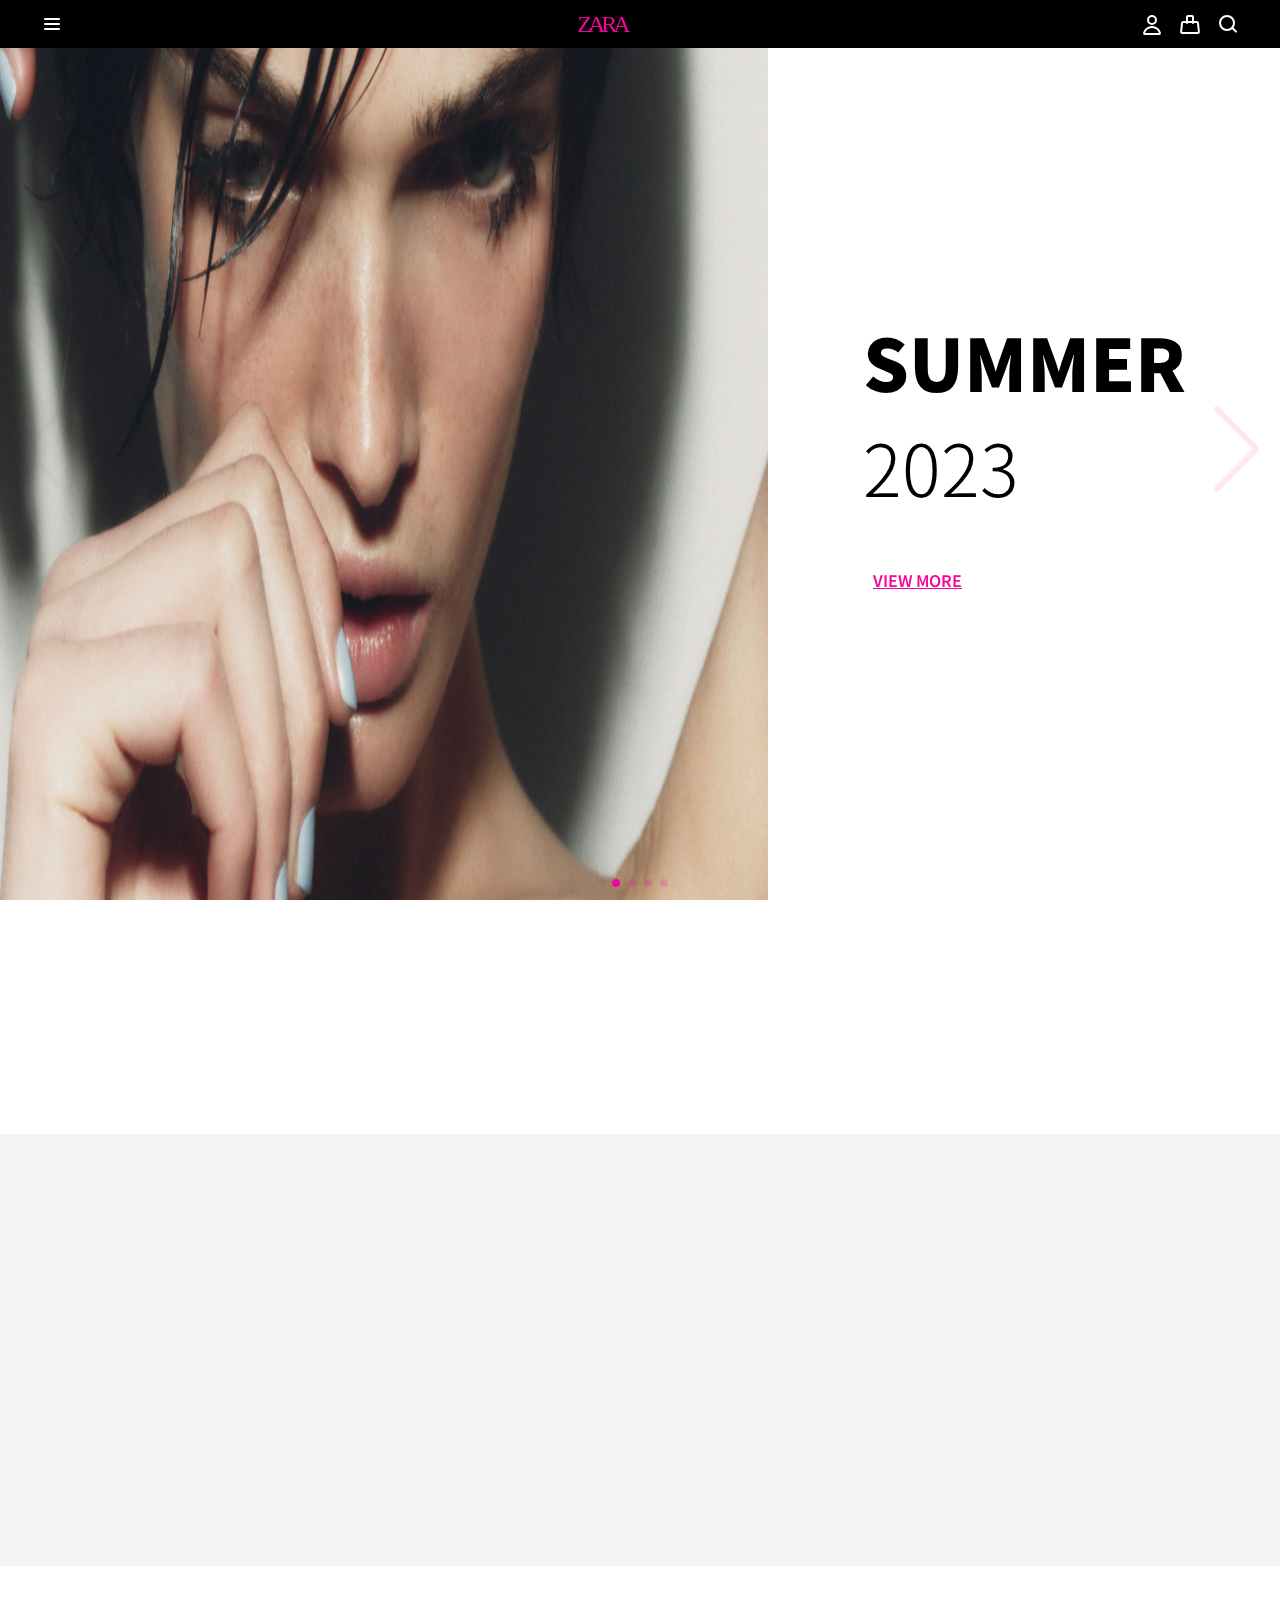
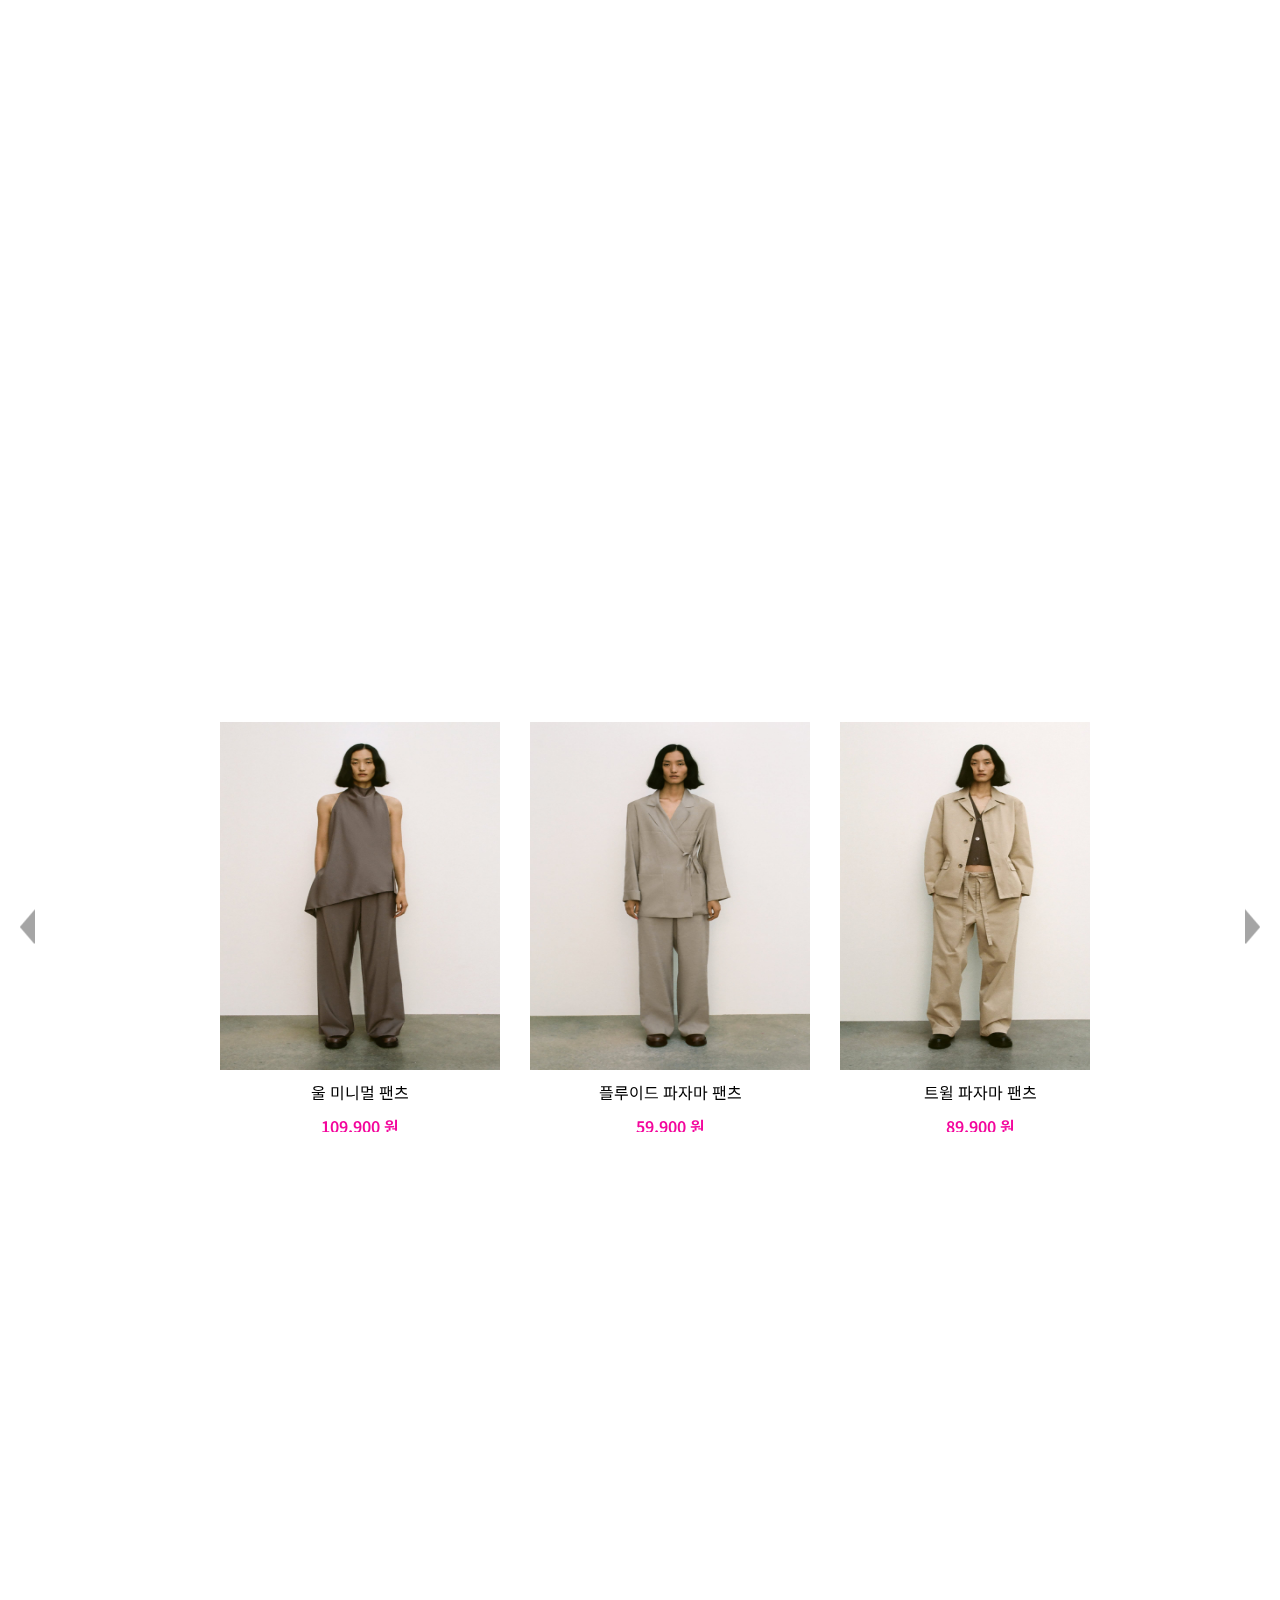
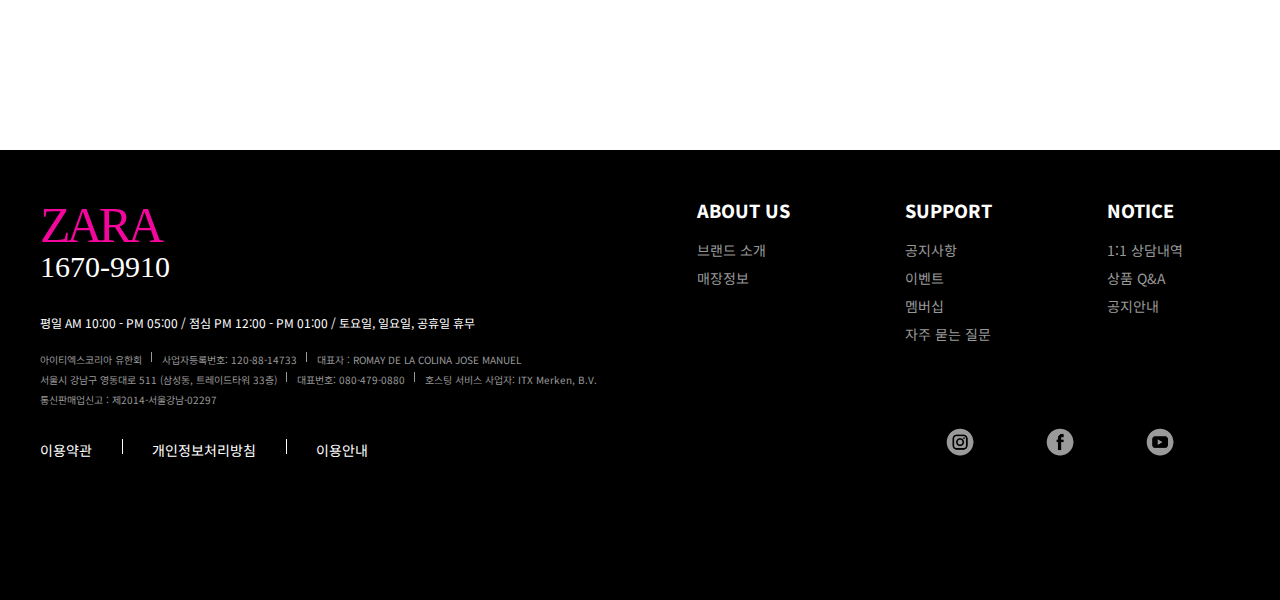
<file: ZARA_web/index.html>
<!DOCTYPE html>
<html lang="ko">
<head>
    <meta charset="UTF-8">
    <meta name="viewport" content="width=device-width, initial-scale=1.0">
    <title>ZARA</title>
    <link rel="website icon" type="png" href="img/zara_icon.png">
    <link rel="stylesheet" href="https://cdn.jsdelivr.net/npm/swiper@10/swiper-bundle.min.css" />
    <link rel="stylesheet" href="ZARA_style.css">
    <link rel="preconnect" href="https://fonts.googleapis.com">
    <link rel="preconnect" href="https://fonts.gstatic.com" crossorigin>
    <link href="https://fonts.googleapis.com/css2?family=Noto+Sans+KR:wght@100;200;300;400;500;700;900&family=Roboto:ital,wght@0,100;0,300;0,400;0,500;0,700;0,900;1,100;1,300;1,400;1,500;1,700;1,900&display=swap" rel="stylesheet">
    <script src="jQuery.js"></script>
</head>
<body>
    <header>
        <div class="header-wrap">
            <div class="hamburger">
                <a href="#" class="none-click">
                    <img src="img/menu_icon.svg" alt="menu_icon">
                </a>
            </div>
            <div class="logo">
                <a href="./index.html">
                    ZARA
                </a>
            </div>
            <div class="login">
                <ul class="login-ul">
                    <li class="login-li">
                        <a href="./ZARA_login/ZARA_login_index.html">
                            <img src="img/my_icon.svg" alt="my_icon">
                        </a>
                    </li>
                    <li class="login-li">
                        <a href="./ZARA_login/ZARA_login_index.html">
                            <img src="img/cart_icon.svg" alt="cart_icon">
                        </a>
                    </li>
                    <li class="login-li">
                        <a href="#" class="none-click">
                            <img src="img/search_icon.svg" alt="serch_icon">
                        </a>
                    </li>
                </ul>
            </div>
            <div class="close-btn">
                <a href="#" class="none-click">
                    <img src="img/close_icon.svg" alt="close-icon">
                </a>
            </div>
        </div>
        <div class="pop-up">
            <div class="menu">
                <ul class="menu-ul">
                    <li class="menu-li">
                        <a href="#" class="none-click">WOMENS</a>
                    </li>
                    <li class="menu-li">
                        <a href="#" class="none-click">MENS</a>
                    </li>
                    <li class="menu-li">
                        <a href="#" class="none-click">KIDS</a>
                    </li>
                    <li class="menu-li">
                        <a href="#" class="none-click">BEAUTY</a>
                    </li>
                    <li class="menu-li">
                        <a href="#" class="none-click">ACCESSORIES</a>
                    </li>
                </ul>
                <div class="menu-img">
                    <img src="img/zara_slide_5.jpeg" alt="menu_img">
                </div>
            </div>
        </div>
    </header>
    <div class="page">
        <div class="page-1">
            <section class="one">
                <div class="slide">
                    <div class="slide-container swiper mySwiper2">
                        <ul class="slide-ul swiper-wrapper">
                            <li class="slide-li swiper-slide">
                                <div class="slide-text">
                                    <p class="slide-text-title">SUMMER 
                                        <span class="slide-text-year">2023</span>
                                        <span class="slide-text-more">VIEW MORE</span>
                                    </p>
                                </div>
                                <a href="#" class="slide-img">
                                    <img src="img/zara_slide_1.jpeg" alt="slide_img_1">
                                </a>
                            </li>
                            <li class="slide-li swiper-slide">
                                <div class="slide-text">
                                    <p class="slide-text-title">ADER 
                                        <span class="slide-text-year">Collaboration</span>
                                        <span class="slide-text-more">VIEW MORE</span>
                                    </p>
                                </div>
                                <a href="#" class="slide-img">
                                    <img src="img/zara_slide_2.jpeg" alt="slide_img_2">
                                </a>
                            </li>
                            <li class="slide-li swiper-slide">
                                <div class="slide-text">
                                    <p class="slide-text-title">BEAUTY 
                                        <span class="slide-text-year">SELECTION.</span>
                                        <span class="slide-text-more">VIEW MORE</span>
                                    </p>
                                </div>
                                <a href="#" class="slide-img">
                                    <img src="img/zara_slide_3.jpeg" alt="slide_img_3">
                                </a>
                            </li>
                            <li class="slide-li swiper-slide">
                                <div class="slide-text">
                                    <p class="slide-text-title">KIDS 
                                        <span class="slide-text-year">NEW ARRIVAL.</span>
                                        <span class="slide-text-more">VIEW MORE</span>
                                    </p>
                                </div>
                                <a href="#" class="slide-img">
                                    <img src="img/zara_slide_4.jpeg" alt="slide_img_4">
                                </a>
                            </li>
                        </ul>
                        <div class="swiper-pagination"></div>
                        <div class="swiper-button-next"></div>
                        <div class="swiper-button-prev"></div>
                    </div>
                </div>
            </section>
        </div>
        <div class="page-2">
            <div class="denim-bg"></div>
            <section class="two">
                <div class="denim">
                    <div class="denim-wrap">
                        <div class="denim-img1">
                            <p class="denim-img1-text">MORE ></p>
                        </div>
                        <div class="denim-img2">
                            <p class="denim-img2-text">MORE ></p>
                        </div>
                        <div class="denim-img3">
                            <p class="denim-img3-text">MORE +</p>
                        </div>
                        <div class="denim-text">
                            <p class="denim-text-title">매일 손이 가는 <strong>데일리 데님 컬렉션</strong> </p>
                            <p class="denim-text-title2">DAILY DENIM</p>
                            <p class="denim-text-content">데일리하게 코디하기 좋은 베이직한 핏과 컬러에 트렌디한 디테일까지 있습니다. 가장 예쁜 컬러와 핏을 만들어주는 탄탄하고 부드러운 데님 원단을 찾고,
                                자라만의 패턴-워싱기법을 통해 만들어낸 데일리 데님 컬렉션</p>
                            <div class="button2">
                                <button type="button" onclick="location.href='./ZARA_denim/ZARA_denim_index.html'" id="button-id2">VIEW MORE</button>
                            </div>
                        </div>
                    </div>
                </div>
            </section>
        </div>
        <div class="page-3">
            <section class="three">
                <div class="brand-issue">
                    <p class="monthly">MONTHLY</p>
                    <p class="issue">BRAND ISSUE</p>
                </div>
                <div class="brand-content">
                    <div class="brand1">
                        <div class="brand-img">
                            <img src="img/brand_img1.jpeg" alt="brand_img_1">
                            <p class="brand-img-text">BACK TO SCHOOL</p>
                        </div>
                        <div class="brand-mini">
                            <div class="brand-mini-content">
                                <div class="mini-img">
                                    <img src="img/brand_mini_1.jpeg" alt="brand_mini_1">
                                </div>
                                <div class="mini-content">
                                    <p class="mini-title">ZARA KIDS</p>
                                    <p class="mini-text">스타 백팩</p>
                                    <p class="mini-price">55,900 원</p>
                                </div>
                            </div>
                            <div class="brand-mini-content">
                                <div class="mini-img">
                                    <img src="img/brand_mini_2.jpeg" alt="brand_mini_2">
                                </div>
                                <div class="mini-content">
                                    <p class="mini-title">ZARA KIDS</p>
                                    <p class="mini-text">스타 케이스</p>
                                    <p class="mini-price">27,900 원</p>
                                </div>
                            </div>
                        </div>
                    </div>
                    <div class="brand1" id="brand2">
                        <div class="brand-img">
                            <img id="brand2-img" src="img/brand_img2.jpeg" alt="brand_img_2">
                            <p class="brand-img-text" id="brand2-img-text">BE COMFORTABLE</p>
                        </div>
                        <div class="brand-mini">
                            <div class="brand-mini-content">
                                <div class="mini-img">
                                    <img src="img/brand_mini_3.jpeg" alt="brand_mini_3">
                                </div>
                                <div class="mini-content">
                                    <p class="mini-title">ZARA FURNITURE</p>
                                    <p class="mini-text">TABLE 02 - VVD</p>
                                    <p class="mini-price">3,499,000 원</p>
                                </div>
                            </div>
                            <div class="brand-mini-content">
                                <div class="mini-img">
                                    <img src="img/brand_mini_4.jpeg" alt="brand_mini_4">
                                </div>
                                <div class="mini-content">
                                    <p class="mini-title">ZARA FURNITURE</p>
                                    <p class="mini-text">SIDE TABLE 01 - VVD</p>
                                    <p class="mini-price">1,399,000 원</p>
                                </div>
                            </div>
                        </div>
                    </div>
                </div>
            </section>
        </div>
        <div class="page-4">
            <section class="four">
                <ul class="main-category-ul">
                    <li class="main-category-li">
                        <img src="img/WOMEN.jpeg" alt="womens_img">
                        <p class="main-category-text">WOMENS</p>
                    </li>
                    <li class="main-category-li">
                        <img src="img/MENS.jpeg" alt="mens_img">
                        <p class="main-category-text">MENS</p>
                    </li>
                    <li class="main-category-li">
                        <img src="img/kids.jpeg" alt="kids_img">
                        <p class="main-category-text">KIDS</p>
                    </li>
                </ul>
            </section>
        </div>
        <div class="page-5">
            <section class="five">
                <div class="best">
                    <div class="best-wrap">
                        <div class="best-title">
                            <span>NOW, BEST SELLER</span>
                        </div>
                        <div class="best-slide">
                            <div class="mySwiper">
                                <ul class="swiper-wrapper best-ul">
                                    <li class="swiper-slide best-li" id="best-li1">
                                        <a href="#">
                                            <img src="img/best_img_1.jpeg" alt="best_img_1">
                                        </a>
                                        <div class="menu-text" id="best-text">
                                            <p class="menu-text-title">울 미니멀 팬츠</p>
                                            <p class="menu-text-price">109,900 원</p>
                                            <div class="best-tra1">
                                                <p class="best-product">BEST</p>
                                            </div>
                                        </div>
                                    </li>
                                    <li class="swiper-slide best-li" id="best-li2">
                                        <a href="#">
                                            <img src="img/best_img_2.jpeg" alt="best_img_2">
                                        </a>
                                        <div class="menu-text" id="best-text">
                                            <p class="menu-text-title">플루이드 파자마 팬츠</p>
                                            <p class="menu-text-price">59,900 원</p>
                                            <div class="best-tra2">
                                                <p class="best-product">BEST</p>
                                            </div>
                                        </div>
                                    </li>
                                    <li class="swiper-slide best-li" id="best-li3">
                                        <a href="#">
                                            <img src="img/best_img_3.jpeg" alt="best_img_3">
                                        </a>
                                        <div class="menu-text" id="best-text">
                                            <p class="menu-text-title">트윌 파자마 팬츠</p>
                                            <p class="menu-text-price">89,900 원</p>
                                            <div class="best-tra3">
                                                <p class="best-product">BEST</p>
                                            </div>
                                        </div>
                                    </li>
                                    <li class="swiper-slide best-li" id="best-li4">
                                        <a href="#">
                                            <img src="img/best_img_4.jpeg" alt="best_img_4">
                                        </a>
                                        <div class="menu-text" id="best-text">
                                            <p class="menu-text-title">클래식 스트레이트 팬츠</p>
                                            <p class="menu-text-price">89,900 원</p>
                                            <div class="best-tra4">
                                                <p class="best-product">BEST</p>
                                            </div>
                                        </div>
                                    </li>
                                    <li class="swiper-slide best-li" id="best-li5">
                                        <a href="#">
                                            <img src="img/best_img_5.jpeg" alt="best_img_5">
                                        </a>
                                        <div class="menu-text" id="best-text">
                                            <p class="menu-text-title">핀턱 팬츠 ZW COLLECTION</p>
                                            <p class="menu-text-price">89,900 원</p>
                                            <div class="best-tra5">
                                                <p class="best-product">BEST</p>
                                            </div>
                                        </div>
                                    </li>
                                    <li class="swiper-slide best-li" id="best-li6">
                                        <a href="#">
                                            <img src="img/best_img_6.jpeg" alt="best_img_6">
                                        </a>
                                        <div class="menu-text" id="best-text">
                                            <p class="menu-text-title">FULL LENGTH 셔링 팬츠</p>
                                            <p class="menu-text-price">55,900 원</p>
                                            <div class="best-tra6">
                                                <p class="best-product">BEST</p>
                                            </div>
                                        </div>
                                    </li>
                                </ul>
                            </div>
                        </div>
                    </div>
                    <div class="best-button">
                        <div class="best-button-prev">
                            <a href="#" class="none-click">
                                <img src="img/left_pink.png" class="best-arrow-left" alt="best-button-prev">
                            </a>
                        </div>
                        <div class="best-button-next">
                            <a href="#" class="none-click">
                                <img src="img/right_pink.png" class="best-arrow-right" alt="best-button-next">
                            </a>
                        </div>
                    </div>
                </div>
            </section>
        </div>
        <div class="page-6">
            <section class="six">
                <footer>
                    <div class="footer-wrap">
                        <div class="information">
                            <div class="bt-logo">
                                <span class="bt-logo-a">ZARA</span>
                            </div>
                            <p class="number">1670-9910</p>
                            <p class="open">평일 AM 10:00 - PM 05:00 / 점심 PM 12:00 - PM 01:00 / 토요일, 일요일, 공휴일 휴무</p>
                            <ul class="bt-information-ul">
                                <li class="bt-information-li">
                                    아이티엑스코리아 유한회
                                </li>
                                <li class="bt-information-li">
                                    사업자등록번호: 120-88-14733
                                </li>
                                <li class="bt-information-li">
                                    대표자 : ROMAY DE LA COLINA JOSE MANUEL
                                </li>
                            </ul>
                            <ul class="bt-information-ul">
                                <li class="bt-information-li">
                                    서울시 강남구 영동대로 511 (삼성동, 트레이드타워 33층)
                                </li>
                                <li class="bt-information-li">
                                    대표번호: 080-479-0880
                                </li>
                                <li class="bt-information-li">
                                    호스팅 서비스 사업자: ITX Merken, B.V.
                                </li>
                            </ul>
                            <ul class="bt-information-ul">
                                <li class="bt-information-li">
                                    통신판매업신고 : 제2014-서울강남-02297
                                </li>
                            </ul>
                            <ul class="information-ul">
                                <li class="information-li">
                                    <a href="#" class="none-click">이용약관</a>
                                </li>
                                <li class="information-li">
                                    <a href="#" class="none-click">개인정보처리방침</a>
                                </li>
                                <li class="information-li">
                                    <a href="#" class="none-click">이용안내</a>
                                </li>
                            </ul>
                        </div>
                        <div class="bt-content">
                            <div class="bt-menu">
                                <ul class="bt-menu-ul">
                                    <li class="bt-menu-li">
                                        <a href="#" class="none-click">ABOUT US</a>
                                        <ul class="bt-sub-menu-ul">
                                            <li class="bt-sub-menu-li">
                                                <a href="#" class="none-click">브랜드 소개</a>
                                            </li>
                                            <li class="bt-sub-menu-li">
                                                <a href="#" class="none-click">매장정보</a>
                                            </li>
                                        </ul>
                                    </li>
                                    <li class="bt-menu-li">
                                        <a href="#" class="none-click">SUPPORT</a>
                                        <ul class="bt-sub-menu-ul">
                                            <li class="bt-sub-menu-li">
                                                <a href="#" class="none-click">공지사항</a>
                                            </li>
                                            <li class="bt-sub-menu-li">
                                                <a href="#" class="none-click">이벤트</a>
                                            </li>
                                            <li class="bt-sub-menu-li">
                                                <a href="#" class="none-click">멤버십</a>
                                            </li>
                                            <li class="bt-sub-menu-li">
                                                <a href="#" class="none-click">자주 묻는 질문</a>
                                            </li>
                                        </ul>
                                    </li>
                                    <li class="bt-menu-li">
                                        <a href="#" class="none-click">NOTICE</a>
                                        <ul class="bt-sub-menu-ul">
                                            <li class="bt-sub-menu-li">
                                                <a href="#" class="none-click">1:1 상담내역</a>
                                            </li>
                                            <li class="bt-sub-menu-li">
                                                <a href="#" class="none-click">상품 Q&A</a>
                                            </li>
                                            <li class="bt-sub-menu-li">
                                                <a href="#" class="none-click">공지안내</a>
                                            </li>
                                        </ul>
                                    </li>
                                </ul>
                            </div>
                            <div class="sns">
                                <ul class="sns-ul">
                                    <li class="sns-li">
                                        <img src="img/insta.png" alt="instagram_img">
                                    </li>
                                    <li class="sns-li">
                                        <img src="img/faceb.png" alt="facebook_img">
                                    </li>
                                    <li class="sns-li">
                                        <img src="img/youtube.png" alt="youtube_img">
                                    </li>
                                </ul>
                            </div>
                        </div>
                    </div>
                </footer>
            </section>
        </div>
    </div>
    <script src="https://cdn.jsdelivr.net/npm/swiper@10/swiper-bundle.min.js"></script>
    <script src="ZARA_common.js"></script>
</body>
</html>
</file>
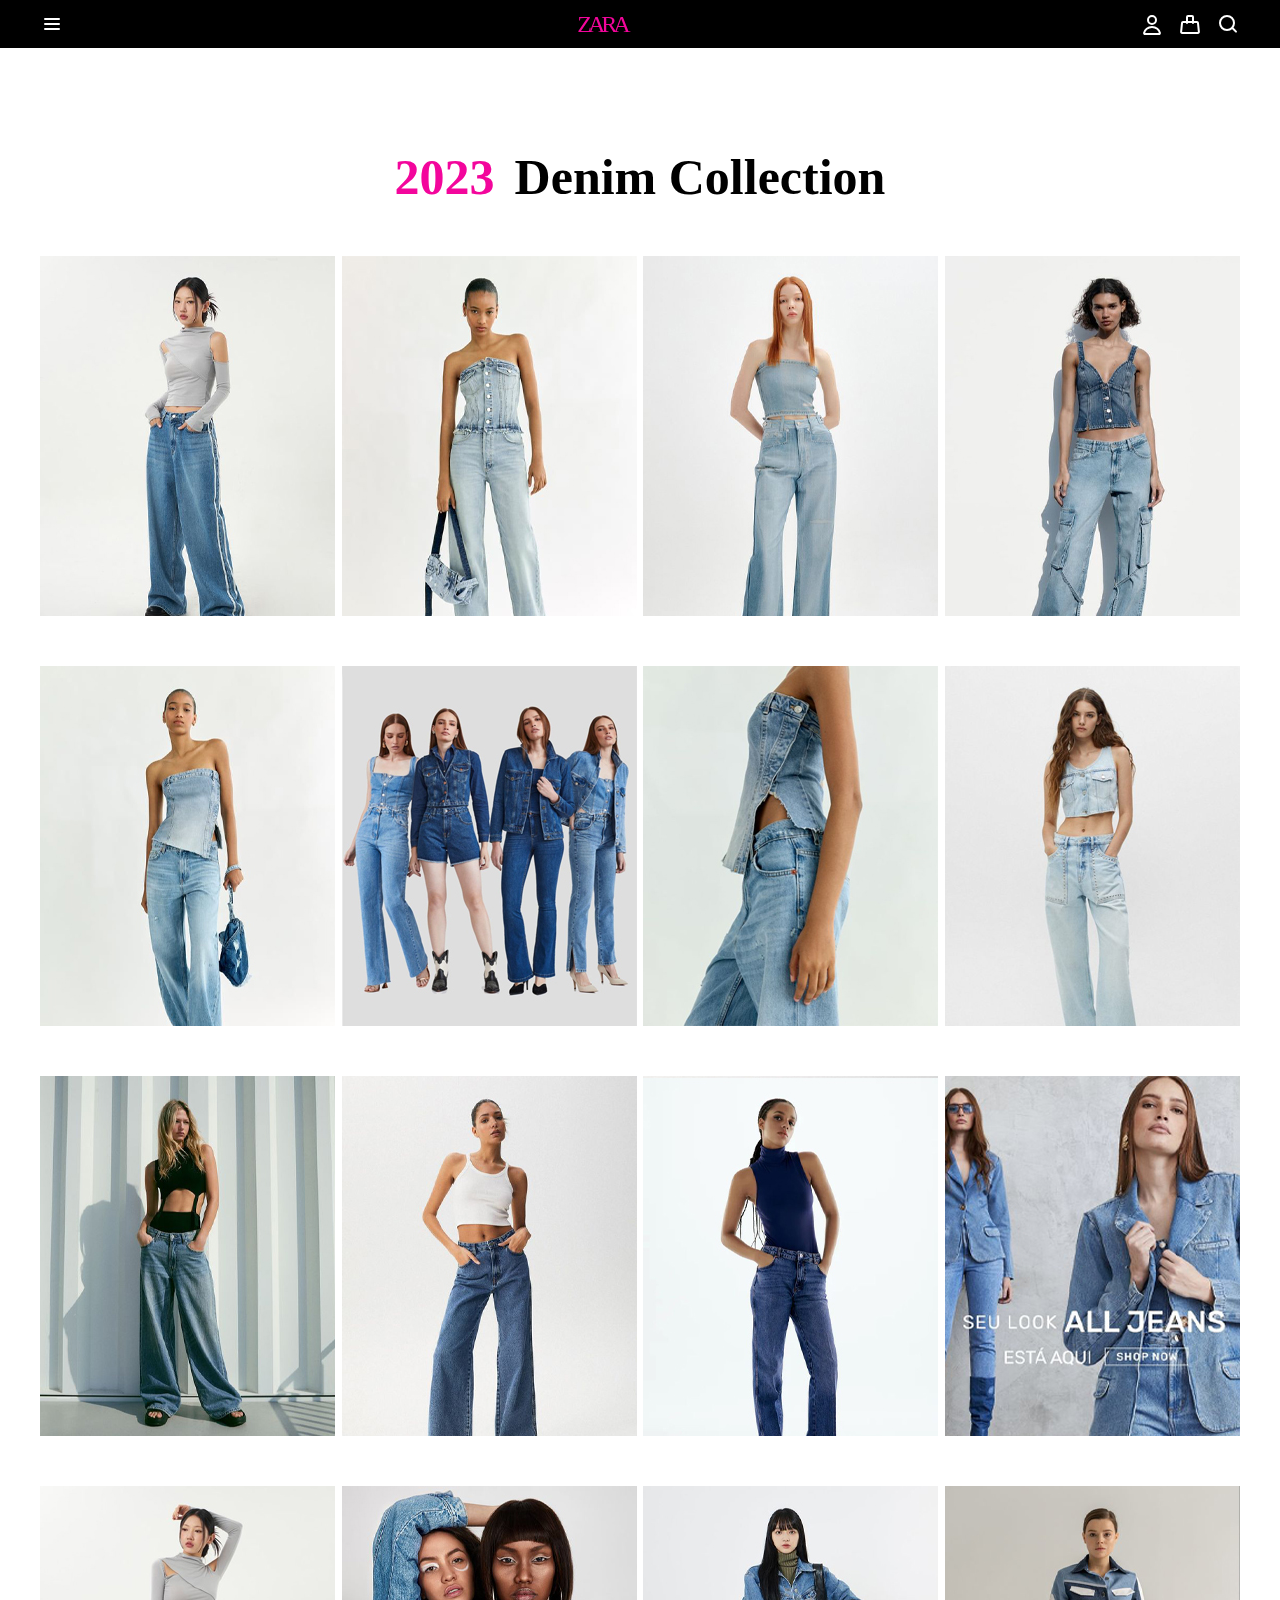
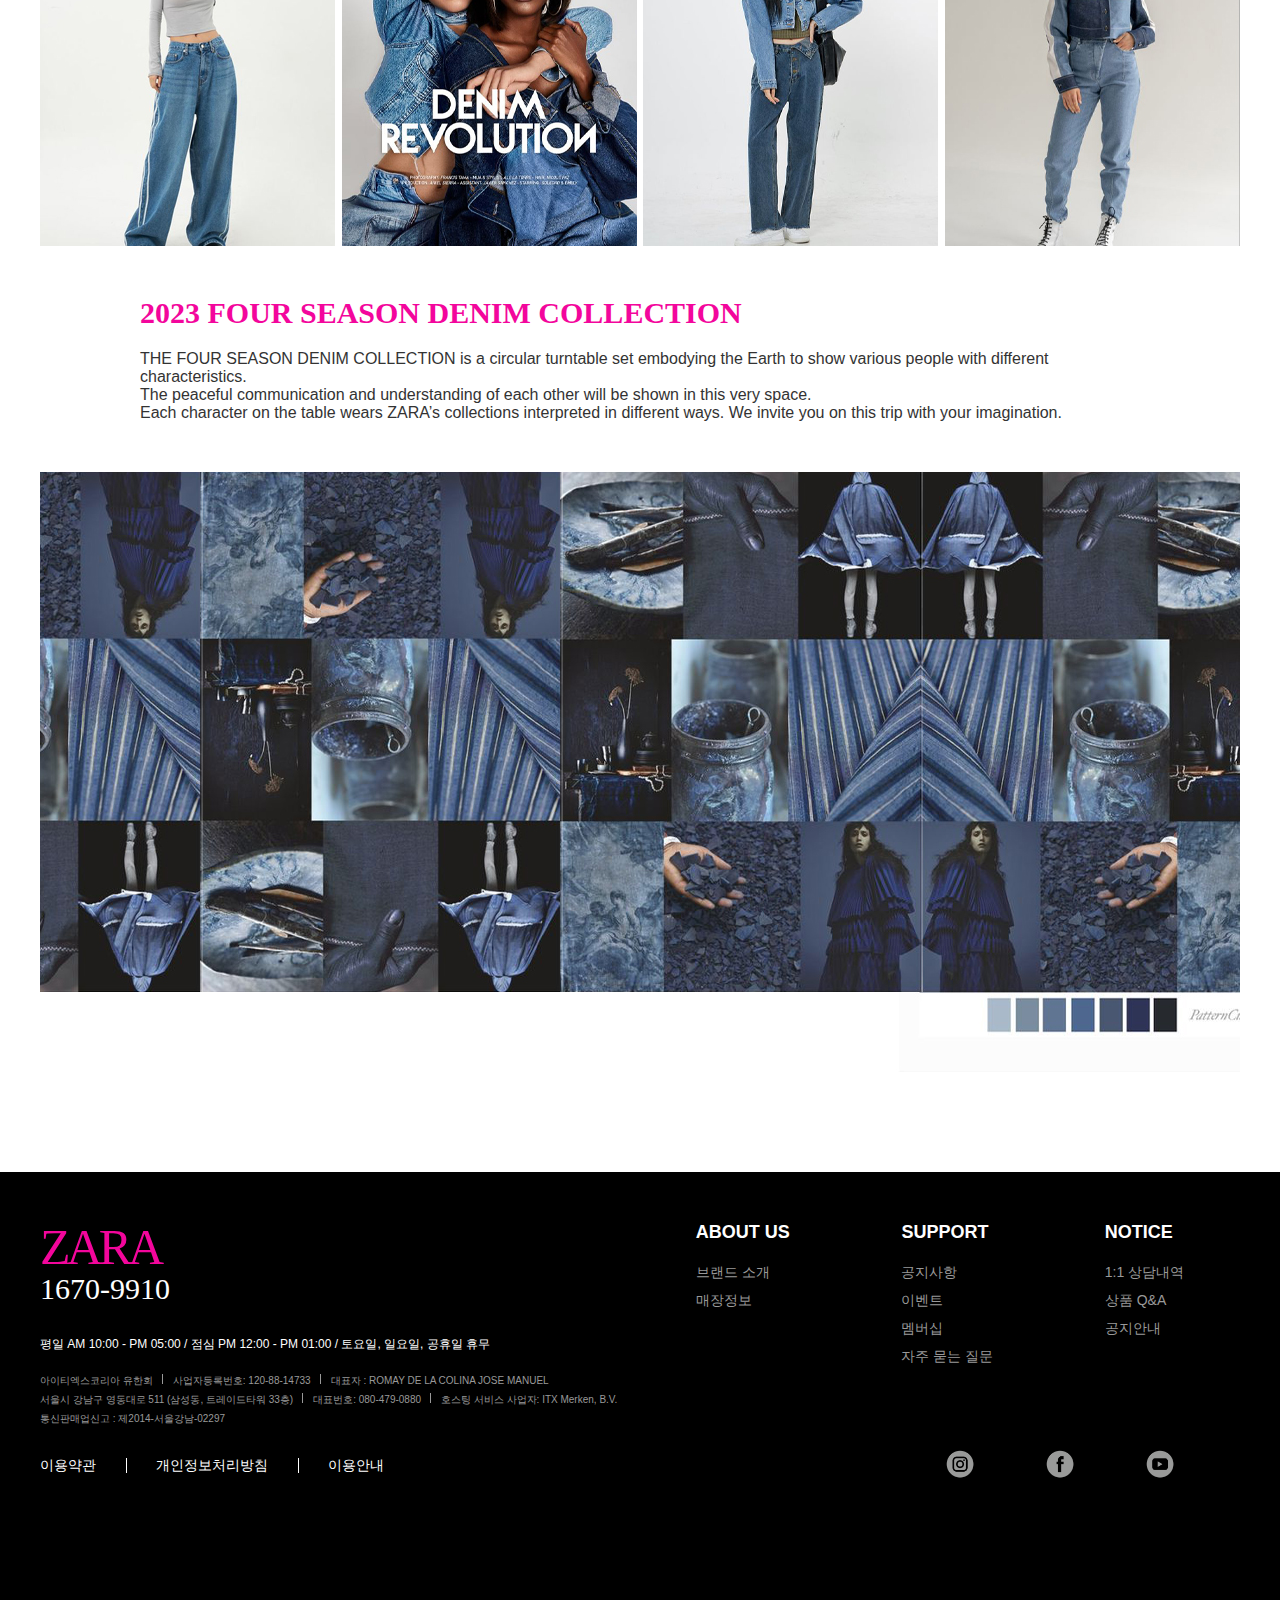
<file: ZARA_web/ZARA_denim/ZARA_denim_index.html>
<!DOCTYPE html>
<html lang="ko">
<head>
    <meta charset="UTF-8">
    <meta name="viewport" content="width=device-width, initial-scale=1.0">
    <title>ZARA denim</title>
    <link rel="website icon" type="png" href="img/zara_icon.png">
    <link rel="stylesheet" href="ZARA_denim_.css">
    <script src="jQuery.js"></script>
</head>
<body>
    <header>
        <div class="header-wrap">
            <div class="hamburger">
                <a href="#" class="none-click">
                    <img src="img/menu_icon.svg" alt="menu_icon">
                </a>
            </div>
            <div class="logo">
                <a href="../index.html">
                    ZARA
                </a>
            </div>
            <div class="login">
                <ul class="login-ul">
                    <li class="login-li">
                        <a href="../ZARA_login/ZARA_login_index.html">
                            <img src="img/my_icon.svg" alt="my_icon">
                        </a>
                    </li>
                    <li class="login-li">
                        <a href="../ZARA_login/ZARA_login_index.html">
                            <img src="img/cart_icon.svg" alt="cart_icon">
                        </a>
                    </li>
                    <li class="login-li">
                        <a href="#" class="none-click">
                            <img src="img/search_icon.svg" alt="serch_icon">
                        </a>
                    </li>
                </ul>
            </div>
            <div class="close-btn">
                <a href="#" class="none-click">
                    <img src="img/close_icon.svg" alt="close-icon">
                </a>
            </div>
        </div>
        <div class="pop-up">
            <div class="menu">
                <ul class="menu-ul">
                    <li class="menu-li">
                        <a href="#" class="none-click">WOMENS</a>
                    </li>
                    <li class="menu-li">
                        <a href="#" class="none-click">MENS</a>
                    </li>
                    <li class="menu-li">
                        <a href="#" class="none-click">KIDS</a>
                    </li>
                    <li class="menu-li">
                        <a href="#" class="none-click">BEAUTY</a>
                    </li>
                    <li class="menu-li">
                        <a href="#" class="none-click">ACCESSORIES</a>
                    </li>
                </ul>
                <div class="menu-img">
                    <img src="img/zara_slide_5.jpeg" alt="menu_img">
                </div>
            </div>
        </div>
    </header>
    <div class="list">
        <div class="list-title">
            <span class="text">2023 </span><span>Denim Collection</span>
        </div>
        <div class="list-container">
            <ul class="list-ul">
                <li class="list-li">
                    <img src="img/DENIM13.jpg" alt="">
                </li>
                <li class="list-li">
                    <img src="img/DENIM12.jpg" alt="">
                </li>
                <li class="list-li">
                    <img src="img/DENIM11.jpg" alt="">
                </li>
                <li class="list-li">
                    <img src="img/DENIM10.jpg" alt="">
                </li>
            </ul>
            <ul class="list-ul">
                <li class="list-li">
                    <img src="img/DENIM9.jpg" alt="">
                </li>
                <li class="list-li">
                    <img src="img/DENIM14.jpg" alt="">
                </li>
                <li class="list-li">
                    <img src="img/DENIM8.jpg" alt="">
                </li>
                <li class="list-li">
                    <img src="img/DENIM7.jpg" alt="">
                </li>
            </ul>
            <ul class="list-ul">
                <li class="list-li">
                    <img src="img/DENIM6.jpg" alt="">
                </li>
                <li class="list-li">
                    <img src="img/DENIM5.jpg" alt="">
                </li>
                <li class="list-li">
                    <img src="img/DENIM4.jpg" alt="">
                </li>
                <li class="list-li">
                    <img src="img/DENIM16.jpg" alt="">
                </li>
            </ul>
            <ul class="list-ul">
                <li class="list-li">
                    <img src="img/DENIM3.jpg" alt="">
                </li>
                <li class="list-li">
                    <img src="img/DENIM15.jpg" alt="">
                </li>
                <li class="list-li">
                    <img src="img/DENIM2.jpg" alt="">
                </li>
                <li class="list-li">
                    <img src="img/DENIM1.jpg" alt="">
                </li>
            </ul>
        </div>
        <div class="content">
            <div class="content-title">
                <span>2023 FOUR SEASON DENIM COLLECTION</span>
            </div>
            <div class="content-text">
                <p class="text1">THE FOUR SEASON DENIM COLLECTION is a circular turntable set embodying the Earth to
                    show various people with different characteristics.</p>
                <p class="text1">The peaceful communication and understanding of each other will be shown in this very
                    space.</p>
                <p class="text1">Each character on the table wears ZARA’s collections interpreted in different ways. We
                    invite you on this trip with your imagination.</p>
            </div>
            <div class="picture"></div>
        </div>
    </div>
    <footer>
        <div class="footer-wrap">
            <div class="information">
                <div class="bt-logo">
                    <span class="bt-logo-a">ZARA</span>
                </div>
                <p class="number">1670-9910</p>
                <p class="open">평일 AM 10:00 - PM 05:00 / 점심 PM 12:00 - PM 01:00 / 토요일, 일요일, 공휴일 휴무</p>
                <ul class="bt-information-ul">
                    <li class="bt-information-li">
                        아이티엑스코리아 유한회
                    </li>
                    <li class="bt-information-li">
                        사업자등록번호: 120-88-14733
                    </li>
                    <li class="bt-information-li">
                        대표자 : ROMAY DE LA COLINA JOSE MANUEL
                    </li>
                </ul>
                <ul class="bt-information-ul">
                    <li class="bt-information-li">
                        서울시 강남구 영동대로 511 (삼성동, 트레이드타워 33층)
                    </li>
                    <li class="bt-information-li">
                        대표번호: 080-479-0880
                    </li>
                    <li class="bt-information-li">
                        호스팅 서비스 사업자: ITX Merken, B.V.
                    </li>
                </ul>
                <ul class="bt-information-ul">
                    <li class="bt-information-li">
                        통신판매업신고 : 제2014-서울강남-02297
                    </li>
                </ul>
                <ul class="information-ul">
                    <li class="information-li">
                        <a href="#" class="none-click">이용약관</a>
                    </li>
                    <li class="information-li">
                        <a href="#" class="none-click">개인정보처리방침</a>
                    </li>
                    <li class="information-li">
                        <a href="#" class="none-click">이용안내</a>
                    </li>
                </ul>
            </div>
            <div class="bt-content">
                <div class="bt-menu">
                    <ul class="bt-menu-ul">
                        <li class="bt-menu-li">
                            <a href="#" class="none-click">ABOUT US</a>
                            <ul class="bt-sub-menu-ul">
                                <li class="bt-sub-menu-li">
                                    <a href="#" class="none-click">브랜드 소개</a>
                                </li>
                                <li class="bt-sub-menu-li">
                                    <a href="#" class="none-click">매장정보</a>
                                </li>
                            </ul>
                        </li>
                        <li class="bt-menu-li">
                            <a href="#" class="none-click">SUPPORT</a>
                            <ul class="bt-sub-menu-ul">
                                <li class="bt-sub-menu-li">
                                    <a href="#" class="none-click">공지사항</a>
                                </li>
                                <li class="bt-sub-menu-li">
                                    <a href="#" class="none-click">이벤트</a>
                                </li>
                                <li class="bt-sub-menu-li">
                                    <a href="#" class="none-click">멤버십</a>
                                </li>
                                <li class="bt-sub-menu-li">
                                    <a href="#" class="none-click">자주 묻는 질문</a>
                                </li>
                            </ul>
                        </li>
                        <li class="bt-menu-li">
                            <a href="#" class="none-click">NOTICE</a>
                            <ul class="bt-sub-menu-ul">
                                <li class="bt-sub-menu-li">
                                    <a href="#" class="none-click">1:1 상담내역</a>
                                </li>
                                <li class="bt-sub-menu-li">
                                    <a href="#" class="none-click">상품 Q&A</a>
                                </li>
                                <li class="bt-sub-menu-li">
                                    <a href="#" class="none-click">공지안내</a>
                                </li>
                            </ul>
                        </li>
                    </ul>
                </div>
                <div class="sns">
                    <ul class="sns-ul">
                        <li class="sns-li">
                            <img src="img/insta.png" alt="instagram_img">
                        </li>
                        <li class="sns-li">
                            <img src="img/faceb.png" alt="facebook_img">
                        </li>
                        <li class="sns-li">
                            <img src="img/youtube.png" alt="youtube_img">
                        </li>
                    </ul>
                </div>
            </div>
        </div>
    </footer>
    <script src="ZARA_denim_common.js"></script>
</body>
</html>
</file>
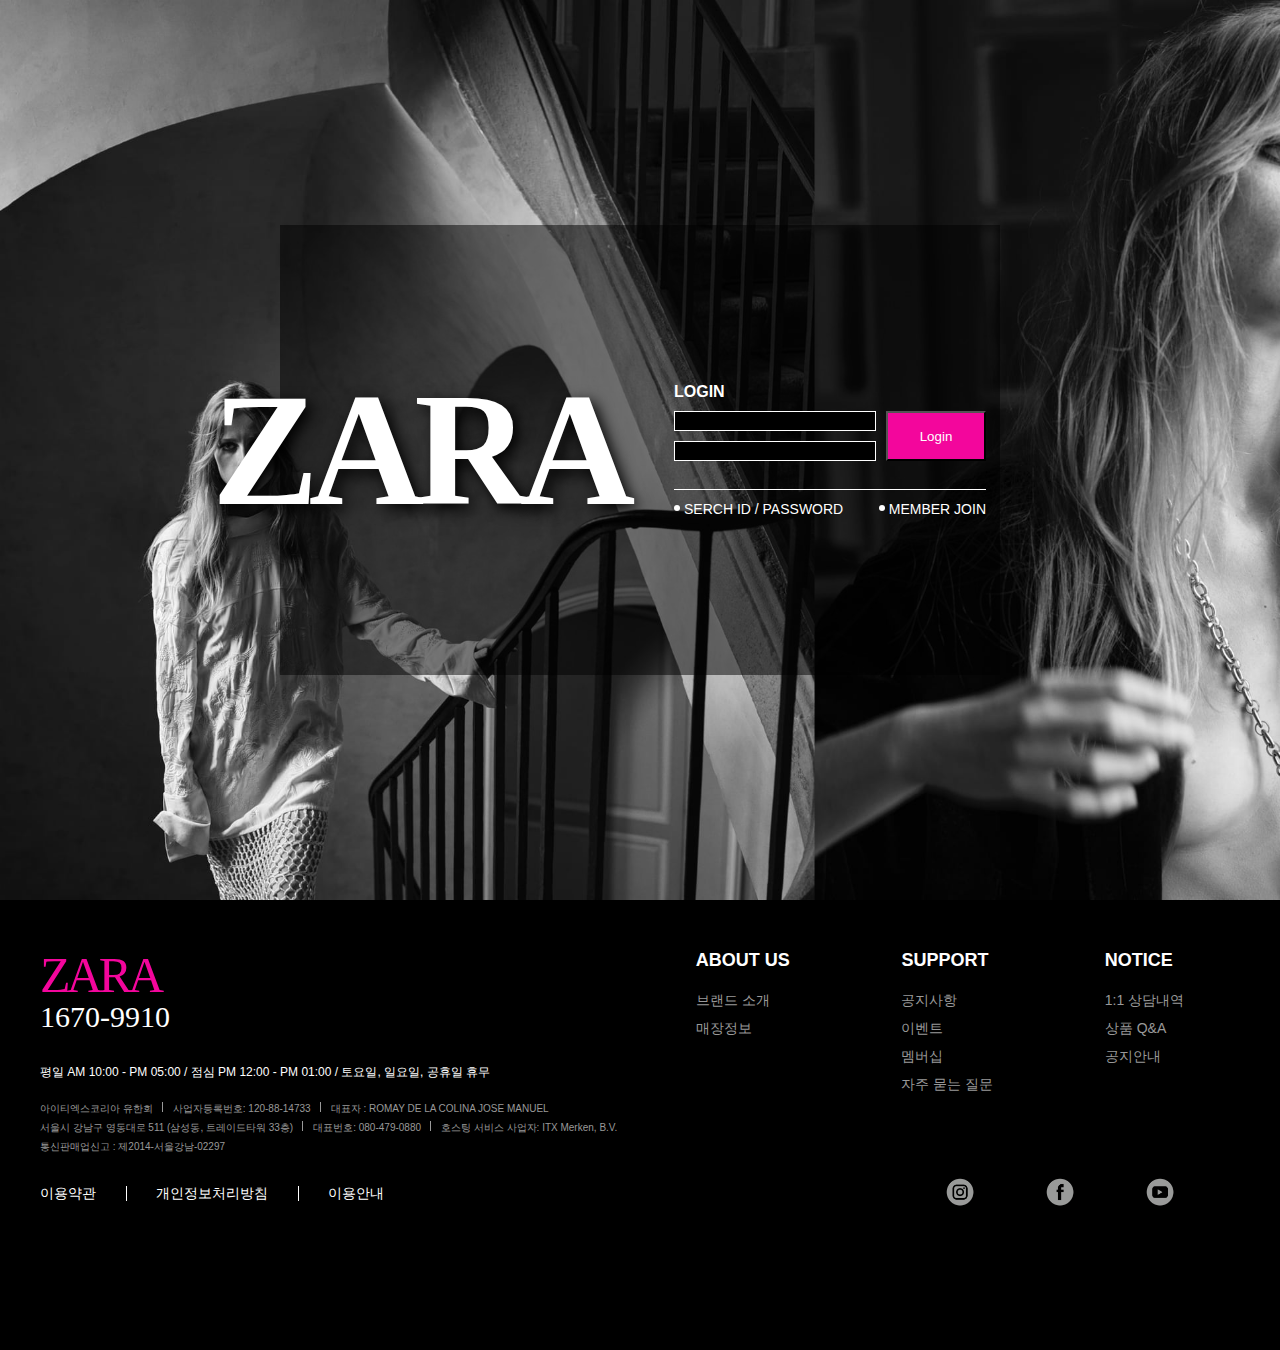
<file: ZARA_web/ZARA_login/ZARA_login_index.html>
<!DOCTYPE html>
<html lang="ko">
<head>
    <meta charset="UTF-8">
    <meta name="viewport" content="width=device-width, initial-scale=1.0">
    <title>ZARA LOGIN</title>
    <link rel="website icon" type="png" href="img/zara_icon.png">
    <link rel="stylesheet" href="ZARA_login_style.css">
    <script src="jQuery.js"></script>
</head>
<body>
    <div class="body-wrap">
        <div class="border">
            <div class="wrap">
                <div class="half1">
                    <a href="../index.html">ZARA</a>
                </div>
                <div class="half2">
                    <div class="border2">
                        <div class="login">
                            <span>LOGIN</span>
                        </div>
                        <div class="box">
                            <div class="box1">
                                <ul class="box1-ul">
                                    <li class="box1-li">
                                        <input id="pass" type="text">
                                    </li>
                                    <li class="box1-li">
                                        <input id="pass" type="password">
                                    </li>
                                </ul>
                            </div>
                            <div class="box2">
                                <button type="button" id="button-id">Login</button>
                            </div>
                        </div>
                        <div class="select">
                            <ul class="select-ul">
                                <li class="select-li" id="li1">
                                    <a href="#">SERCH ID / PASSWORD</a>
                                </li>
                                <li class="select-li">
                                    <a href="#">MEMBER JOIN</a>
                                </li>
                            </ul>
                        </div>
                    </div>
                </div>
            </div>
        </div>
    </div>
    <footer>
        <div class="footer-wrap">
            <div class="information">
                <div class="bt-logo">
                    <span class="bt-logo-a">ZARA</span>
                </div>
                <p class="number">1670-9910</p>
                <p class="open">평일 AM 10:00 - PM 05:00 / 점심 PM 12:00 - PM 01:00 / 토요일, 일요일, 공휴일 휴무</p>
                <ul class="bt-information-ul">
                    <li class="bt-information-li">
                        아이티엑스코리아 유한회
                    </li>
                    <li class="bt-information-li">
                        사업자등록번호: 120-88-14733
                    </li>
                    <li class="bt-information-li">
                        대표자 : ROMAY DE LA COLINA JOSE MANUEL
                    </li>
                </ul>
                <ul class="bt-information-ul">
                    <li class="bt-information-li">
                        서울시 강남구 영동대로 511 (삼성동, 트레이드타워 33층)
                    </li>
                    <li class="bt-information-li">
                        대표번호: 080-479-0880
                    </li>
                    <li class="bt-information-li">
                        호스팅 서비스 사업자: ITX Merken, B.V.
                    </li>
                </ul>
                <ul class="bt-information-ul">
                    <li class="bt-information-li">
                        통신판매업신고 : 제2014-서울강남-02297
                    </li>
                </ul>
                <ul class="information-ul">
                    <li class="information-li">
                        <a href="#" class="none-click">이용약관</a>
                    </li>
                    <li class="information-li">
                        <a href="#" class="none-click">개인정보처리방침</a>
                    </li>
                    <li class="information-li">
                        <a href="#" class="none-click">이용안내</a>
                    </li>
                </ul>
            </div>
            <div class="bt-content">
                <div class="bt-menu">
                    <ul class="bt-menu-ul">
                        <li class="bt-menu-li">
                            <a href="#" class="none-click">ABOUT US</a>
                            <ul class="bt-sub-menu-ul">
                                <li class="bt-sub-menu-li">
                                    <a href="#" class="none-click">브랜드 소개</a>
                                </li>
                                <li class="bt-sub-menu-li">
                                    <a href="#" class="none-click">매장정보</a>
                                </li>
                            </ul>
                        </li>
                        <li class="bt-menu-li">
                            <a href="#" class="none-click">SUPPORT</a>
                            <ul class="bt-sub-menu-ul">
                                <li class="bt-sub-menu-li">
                                    <a href="#" class="none-click">공지사항</a>
                                </li>
                                <li class="bt-sub-menu-li">
                                    <a href="#" class="none-click">이벤트</a>
                                </li>
                                <li class="bt-sub-menu-li">
                                    <a href="#" class="none-click">멤버십</a>
                                </li>
                                <li class="bt-sub-menu-li">
                                    <a href="#" class="none-click">자주 묻는 질문</a>
                                </li>
                            </ul>
                        </li>
                        <li class="bt-menu-li">
                            <a href="#" class="none-click">NOTICE</a>
                            <ul class="bt-sub-menu-ul">
                                <li class="bt-sub-menu-li">
                                    <a href="#" class="none-click">1:1 상담내역</a>
                                </li>
                                <li class="bt-sub-menu-li">
                                    <a href="#" class="none-click">상품 Q&A</a>
                                </li>
                                <li class="bt-sub-menu-li">
                                    <a href="#" class="none-click">공지안내</a>
                                </li>
                            </ul>
                        </li>
                    </ul>
                </div>
                <div class="sns">
                    <ul class="sns-ul">
                        <li class="sns-li">
                            <img src="img/insta.png" alt="instagram_img">
                        </li>
                        <li class="sns-li">
                            <img src="img/faceb.png" alt="facebook_img">
                        </li>
                        <li class="sns-li">
                            <img src="img/youtube.png" alt="youtube_img">
                        </li>
                    </ul>
                </div>
            </div>
        </div>
    </footer>
    <script src="ZARA_login_.js"></script>
</body>
</html>
</file>
<file: portfolio.css>
@charset "utf-8";

*{
    padding: 0;
    margin: 0;
}

a{
    font-family: 'Noto Sans KR', sans-serif;
    color: black;
    text-decoration: none;
}

ul,li{
    list-style: none;
}

body{
    position: relative;
    width: 100%;
    height: 100vh;
    overflow: hidden;
}



header{
    top: 0;
    z-index: 900;
    position: fixed;
    width: 100%;
    height: 80px;
    /* background-color: white; */
    /* backdrop-filter: blur(10px); */
}

.home-button-mobile{
    display: none;
}

.home-button{
    z-index: 999;
    position: absolute;
    top: 130px;
    left: 64px;
    letter-spacing: 0.5em;
    transform: rotate(90deg) translateY(-100%);
    transform-origin: top left;
}

.home-button>a{
    z-index: 999;
    text-shadow: 0px 2px 5px rgba(87, 124, 147, 0.3);
    font-weight: bold;
    font-size: 18px;
    color: #0076FF;
    font-family: 'Times New Roman', Times, serif;
}

.home-button>a:hover{
    color: rgb(0,118,2550,0.6);
}

.page-indicator{
    height: 80px;
}

.menu-ul{
    width: 660px;
    margin-right: 64px;
    height: 80px;
    float: right;
    display: flex;
    align-items: end;
    justify-content: space-between;
}

.menu-li{
    position: relative;
}


.menu-li>a{
    font-size: 16px;
    font-weight: bold;
    color: #0076FF;
    height: 80px;
    line-height: 80px;
    display: block;
    text-align: center;
}

.menu-li>a:hover{
    color: #FEA832;
}

.menu-li>a.active{
    color: #FEA832;
}

body::-webkit-scrollbar {
    display: none;
}

.pages{
    /* scroll-snap-type: y mandatory;
    overflow-y: scroll; */
    height: 100vh;
}

section{
    padding-top: 80px;
    box-sizing: border-box;
    height: 100vh;
    display: flex;
    align-items: center;
    justify-content: center;
    scroll-snap-align: start;
}

html[data-current-page-index="0"] .page-indicator {
    transform:translateY(0);
}



/* one section */

.one{
    background-color: white;
}

.video-wrap{
    width: 100%;
    height: 100%;
}

#video{
    width: 100%;
    height: 100%;
    display: block;
    aspect-ratio: 16/9;
}

/* two section */

.two{
    background-color: rgb(251, 253, 255);
}

.two-wrap{
    width: 1200px;
    height: 100%;
    display: flex;
    align-items: center;
    justify-content: center;
    position: relative;
}

.bg-ball1{
    z-index: 1;
    position: absolute;
    top: 50%;
    left: 20%;
    transform: translate(-50%, -50%);
    width: 300px;
    height: 300px;
    background-image: url(image/simbol.png);
    background-position: center;
    background-size: cover;
    opacity: 0.3;
}

.challenge2{
    position: relative;
    z-index: 9;
    width: 500px;
    font-family: 'Noto Sans KR', sans-serif;
    font-size: 4em;
    font-weight: bold;
    color: #1F445B;
    display: flex;
    text-shadow: 2px 2px 10px rgba(255,255,255,0.8);
}

.challenge2-text{
    height: 100%;
}

.challenge2-text>span{
    color: #0076FF;
}

.challenge2-text>span.orange{
    color: #FEA832;
}

.content{
    position: relative;
    float: right;
    width: 700px;
    font-family: 'Noto Sans KR', sans-serif;
}

.img{
    width: 200px;
    height: 200px;
    position: absolute;
    background-image: url(image/CHAJAEWON.jpg);
    background-position: center;
    background-size: cover;
    border-radius: 50%;
    right: 20%;
    top: -5%;
}

.title-profile{
    color: #0076FF;
    font-weight: bold;
    font-size: 20px;
    margin-bottom: 20px;
}

.text-wrap{
    word-break: keep-all;
    color: #577C93;
}

.text{
    position: relative;
    display: flex;
    align-items: center;
    justify-content: space-between;
    font-weight: bold;
    color: #577C93;
    margin-bottom: 8px;
}

.text:last-child{
    margin-bottom: 0;
}

.text>span{
    position: absolute;
    float: right;
    left: 80px;
    font-weight: normal;
}

.title-about-me{
    margin-top: 60px;
    color: #0076FF;
    font-weight: bold;
    font-size: 20px;
    margin-bottom: 20px;
}

.text-content{
    display: flex;
    align-items: center;
    justify-content: space-between;
    font-weight: normal;
    color: #577C93;
}

.title-career{
    margin-top: 60px;
    color: #0076FF;
    font-weight: bold;
    font-size: 20px;
    margin-bottom: 20px;
}

.text .text-span{
    position: absolute;
    float: right;
    left: 160px;
    font-weight: normal;
}

/* three */

.three{
    background-color: rgb(244, 249, 255);
}

.three-wrap{
    position: relative;
    width: 1200px;
    height: 100%;
    display: flex;
    align-items: center;
    justify-content: center;
}

.bg-ball2{
    rotate: 180deg;
    z-index: 1;
    position: absolute;
    top: 25%;
    right: 0%;
    /* transform: translate(-50%, -50%); */
    width: 400px;
    height: 400px;
    background-image: url(image/simbol.png);
    background-position: center;
    background-size: cover;
    opacity: 0.2;
}

.judiciousness2{
    position: relative;
    z-index: 9;
    height: 545px;
    width: 600px;
    font-family: 'Noto Sans KR', sans-serif;
    font-size: 4em;
    font-weight: bold;
    color: #1F445B;
    display: flex;
    align-items: center;
    justify-content: center;
    text-shadow: 2px 2px 10px rgba(255,255,255,0.8);
}

.judiciousness2-text{
    width: 100%;
    padding-left: 20%;
    box-sizing: border-box;
}

.judiciousness2-text>span{
    color: #0076FF;
}

.judiciousness2-text>span.orange{
    color: #FEA832;
}

.content2{
    padding-left: 10%;
    box-sizing: border-box;
    position: relative;
    float: right;
    width: 600px;
    font-family: 'Noto Sans KR', sans-serif;
}

.title-certificate{
    color: #0076FF;
    font-weight: bold;
    font-size: 20px;
    margin-bottom: 20px;
}

.title-skills{
    margin-top: 60px;
    color: #0076FF;
    font-weight: bold;
    font-size: 20px;
    margin-bottom: 20px;
}

.text .box{
    color: #0076FF;
    width: 200px;
    position: absolute;
    left: 140px;
    font-weight: bold;
    font-size: 30px;
}

.text .box .color{
    color: #B4D0E5;
}

/* four */

.four{
    background-color: rgb(223, 237, 255);
}

.four-wrap{
    display: flex;
    flex-direction: column;
    justify-content: space-evenly;
    width: 1000px;
    height: 100%;
    position: relative;
}

.bg-ball3{
    z-index: 1;
    position: absolute;
    top: 65%;
    left: -20%;
    transform: translate(-50%, -50%);
    width: 400px;
    height: 400px;
    background-image: url(image/simbol.png);
    background-position: center;
    background-size: cover;
    opacity: 0.1;
    rotate: 80deg;
}

.bg-ball4{
    z-index: 1;
    position: absolute;
    top: 20%;
    left: 70%;
    transform: translate(-50%, -50%);
    width: 120px;
    height: 120px;
    background-image: url(image/simbol.png);
    /* background-image: url(/Users/chajaewon/Desktop/작업물/PortFolio_CHA/image/simbol.png); */
    background-position: center;
    background-size: cover;
    opacity: 0.2;
}

.worthy2{
    position: relative;
    z-index: 9;
    width: 100%;
    font-family: 'Noto Sans KR', sans-serif;
    font-size: 4em;
    font-weight: bold;
    color: #1F445B;
    display: flex;
    align-items: center;
    justify-content: center;
    text-shadow: 2px 2px 10px rgba(255,255,255,0.9);
}

.worthy2-text{
    display: flex;
    align-items: center;
    justify-content: center;
    width: 100%;
}

.worthy2-text>span{
    color: #0076FF;
}

.worthy2-text>span.orange{
    color: #FEA832;
}

.content3{
    text-shadow: 2px 2px 5px white;
    position: relative;
    z-index: 9;
    display: flex;
    word-break: keep-all;
    float: right;
    width: 100%;
    font-family: 'Noto Sans KR', sans-serif;
    color: #1F445B;
}

.content3-text{
    color: #1F445B;
}

/* web design section */


.five{
    background-color: rgba(243,7,156,0.2);
}

.five-wrap-bg{
    width: 100%;
    height: 500px;
    background-color: rgba(255,255,255,0.5);
}

.five-wrap{
    width: 1200px;
    height: 100%;
    margin: 0 auto;
    display: flex;
    align-items: center;
    justify-content: center;
}

.mock-up{
    width: 100%;
    height: 450px;
    display: flex;
    align-items: center;
    justify-content: space-between;
}

.zara{
    width: 630px;
    height: 460px;
    background-image: url(image/zara-mockUp.png);
    background-position: center;
    background-size: cover;
}

.rully{
    width: 630px;
    height: 460px;
    background-image: url(./image/rully-mockUp.png);
    background-position: center;
    background-size: cover;
}

.next{
    width: 630px;
    height: 460px;
    background-image: url(./image/zara-mockUp.png);
    background-position: center;
    background-size: cover;
}

.content-text{
    position: relative;
    font-family: 'Noto Sans KR', sans-serif;;
    height: 100%;
    width: 280px;
}

.title{
    margin-top: 40px;
    margin-bottom: 10px;
    width: 100%;
    position: relative;
}

.title::before{
    content: "";
    position: absolute;
    width: 100%;
    height: 1px;
    background-color: black;
    top: 33px;
    left: 0;
}

.title-sub{
    margin-top: 20px;
}

#zara-title-sub{
    font-weight: 500;
    color: #F3079C;
}

.main-title{
    color: #F3079C;
    font-size: 70px;
    font-weight: bold;
    font-family: 'Times New Roman', Times, serif;
}

.type{
    display: flex;
    margin-top: 10px;
    font-weight: bold;
}

.type-class{
    width: 50px;
    display: block;
}

.span-class{
    display: block;
    width: 200px;
    font-weight: normal;
    margin-left: 25px;
}

.button{
    margin-top: 20px;
    width: 100%;
    display: flex;
    align-items: center;
}

.a-class{
    border-radius: 10px;
    padding: 4px 10px 4px 10px;
    margin-left: 10px;
    display: flex;
    align-items: center;
    justify-content: center;
    border: 1px solid black;
}

.a-class:first-child{
    margin-left: 0;
}

.a-class:hover{
    background-color: #F3079C;
    color: white;
    border: 1px solid #F3079C;
    transition: 0.4s;
}

#rully-button:hover{
    background-color: #5E8549;
    color: white;
    border: 1px solid #5E8549;
    transition: 0.4s;
}

.ball1{
    z-index: 6;
    width: 230px;
    height: 230px;
    background-image: url(./image/zara_simbol.png);
    background-position: center;
    background-size: cover;
}

/* six */

.six{
    background-color: rgba(94,133,73,0.2);
}

.six-wrap-bg{
    width: 100%;
    height: 500px;
    background-color: rgba(255,255,255,0.5);
}

.six-wrap{
    width: 1200px;
    height: 100%;
    margin: 0 auto;
    display: flex;
    align-items: center;
    justify-content: center;
}

.mock-up{
    width: 100%;
    height: 450px;
    display: flex;
    align-items: center;
    justify-content: space-between;
}

.content-text{
    position: relative;
    font-family: 'Noto Sans KR', sans-serif;;
    height: 100%;
    width: 280px;
}

.title{
    margin-top: 40px;
    margin-bottom: 10px;
    width: 100%;
    position: relative;
}

.title::before{
    content: "";
    position: absolute;
    width: 100%;
    height: 1px;
    background-color: black;
    top: 33px;
    left: 0;
}

.title-sub{
    margin-top: 20px;
}

#rully-title-sub{
    font-weight: 500;
    color: #5E8549;
}

#rully{
    margin: 10px 0 10px 0;
    color: #5E8549;
    font-size: 36px;
    font-weight: 900;
    font-family: 'Noto Sans KR', sans-serif;
}

.type{
    display: flex;
    margin-top: 10px;
    font-weight: bold;
}

.type-class{
    width: 50px;
    display: block;
}

.span-class{
    display: block;
    width: 200px;
    font-weight: normal;
    margin-left: 25px;
}

.button{
    margin-top: 20px;
    width: 100%;
    display: flex;
    align-items: center;
}

.a-class{
    border-radius: 10px;
    padding: 4px 10px 4px 10px;
    margin-left: 10px;
    display: flex;
    align-items: center;
    justify-content: center;
    border: 1px solid black;
}

.a-class:first-child{
    margin-left: 0;
}

.a-class:hover{
    background-color: #F3079C;
    color: white;
    border: 1px solid #F3079C;
    transition: all 0.4s;
}

.ball2{
    z-index: 6;
    width: 230px;
    height: 230px;
    background-image: url(./image/rully_simbol.png);
    background-position: center;
    background-size: cover;
}

/* seven */

.seven{
    background-color: rgba(5,38,150,0.2);
}

.seven-wrap-bg{
    width: 100%;
    height: 500px;
    background-color: rgba(255,255,255,0.5);
}

.seven-wrap{
    width: 1200px;
    height: 100%;
    margin: 0 auto;
    display: flex;
    align-items: center;
    justify-content: center;
}

.mock-up{
    width: 100%;
    height: 450px;
    display: flex;
    align-items: center;
    justify-content: space-between;
}

.simons{
    width: 630px;
    height: 460px;
    background-image: url(./image/simons_imac.png);
    background-position: center;
    background-size: cover;
}

.content-text{
    position: relative;
    font-family: 'Noto Sans KR', sans-serif;
    height: 100%;
    width: 280px;
}

.title{
    margin-top: 40px;
    margin-bottom: 10px;
    width: 100%;
    position: relative;
}

.title::before{
    content: "";
    position: absolute;
    width: 100%;
    height: 1px;
    background-color: black;
    top: 33px;
    left: 0;
}

.title-sub{
    margin-top: 20px;
}

.main-title{
    color: #F3079C;
    font-size: 70px;
    font-weight: bold;
    font-family: 'Times New Roman', Times, serif;
}

#simons-title-sub{
    color: #052696;
}

#simons{
    color: #052696;
    font-family: 'Times New Roman', Times, serif;
    font-weight: bold;
    font-style: italic;
}

.type{
    display: flex;
    margin-top: 10px;
    font-weight: bold;
}

.type-class{
    width: 50px;
    display: block;
}

.span-class{
    display: block;
    width: 200px;
    font-weight: normal;
    margin-left: 25px;
}

.button{
    margin-top: 20px;
    width: 100%;
    display: flex;
    align-items: center;
}

#simons-button:hover{
    background-color: #052696;
    border: 1px solid #052696;
}

.a-class{
    border-radius: 10px;
    padding: 4px 10px 4px 10px;
    margin-left: 10px;
    display: flex;
    align-items: center;
    justify-content: center;
    border: 1px solid black;
}

.a-class:first-child{
    margin-left: 0;
}


.ball3{
    z-index: 6;
    width: 230px;
    height: 230px;
    background-image: url(./image/simons_simbol.png);
    background-position: center;
    background-size: cover;
}

/* graphic section */

.eight{
    background-color: black
}

.eight-wrap{
    width: 1200px;
    height: 100%;
    display: flex;
    align-items: center;
    justify-content: center;
}

.eight-text{
    width: 400px;
    display: flex;
    align-items: center;
    justify-content: center;
    height: 80%;
    color: white;
    font-size: 2.5em;
    font-weight: bold;
}

.eight-select{
    width: 800px;
    height: 80%;
}

.eight-select-ul{
    display: flex;
    flex-wrap: wrap;
    align-items: center;
    justify-content: space-evenly;
    width: 100%;
    height: 100%;
}

.eight-select-li1{
    filter: grayscale(1) contrast(0.8);
    width: 30%;
    height: 45%;
    background-image: url(./image/graphic1.png);
    background-position: center;
    background-size: cover;
}

.eight-select-li1>a{
    width: 100%;
    height: 100%;
    display: block;
}

.eight-select-li1:hover{
    transition: all 0.5s;
    transform: scale(1.05);
    filter: grayscale(0) contrast(1);
}

.eight-select-li2{
    filter: grayscale(1) contrast(0.8);
    width: 30%;
    height: 45%;
    background-image: url(./image/graphic2.png);
    background-position: top;
    background-size: cover;
}

.eight-select-li2>a{
    width: 100%;
    height: 100%;
    display: block;
}

.eight-select-li2:hover{
    transition: all 0.5s;
    transform: scale(1.05);
    filter: grayscale(0) contrast(1);
}

.eight-select-li3{
    filter: grayscale(1) contrast(0.8);
    width: 30%;
    height: 45%;
    background-image: url(./image/graphic3.png);
    background-position: top;
    background-size: cover;
}

.eight-select-li3>a{
    width: 100%;
    height: 100%;
    display: block;
}

.eight-select-li3:hover{
    transition: all 0.5s;
    transform: scale(1.05);
    filter: grayscale(0) contrast(1);
}

.eight-select-li4{
    filter: grayscale(1) contrast(0.8);
    width: 30%;
    height: 45%;
    background-image: url(./image/graphic4.jpg);
    background-position: center;
    background-size: cover;
}

.eight-select-li4>a{
    width: 100%;
    height: 100%;
    display: block;
}

.eight-select-li4:hover{
    transition: all 0.5s;
    transform: scale(1.05);
    filter: grayscale(0) contrast(1);
}

.eight-select-li5{
    filter: grayscale(1) contrast(0.8);
    width: 30%;
    height: 45%;
    background-image: url(./image/graphic5.png);
    background-position: top;
    background-size: cover;
}

.eight-select-li5>a{
    width: 100%;
    height: 100%;
    display: block;
}

.eight-select-li5:hover{
    transition: all 0.5s;
    transform: scale(1.05);
    filter: grayscale(0) contrast(1);
}

.eight-select-li6{
    filter: grayscale(1) contrast(0.8);
    width: 30%;
    height: 45%;
    background-image: url(./image/graphic6.png);
    background-position: top;
    background-size: cover;
}

.eight-select-li6>a{
    width: 100%;
    height: 100%;
    display: block;
}

.eight-select-li6:hover{
    transition: all 0.5s;
    transform: scale(1.05);
    filter: grayscale(0) contrast(1);
}


/* motion section */

.nine{
    position: relative;
    background-color: black
}

.nine-wrap{
    width: 1200px;
    height: 100%;
    display: flex;
    align-items: center;
    justify-content: center;
}

.nine-text{
    width: 400px;
    display: flex;
    align-items: center;
    justify-content: center;
    height: 80%;
    color: white;
    font-size: 2.5em;
    font-weight: bold;
}


.nine-select{
    display: flex;
    align-items: center;
    justify-content: center;
    width: 70%;
    height: 80%;
}

.nine-select-ul{
    flex-wrap: wrap;
    gap: 5%;
    justify-content: center;
    width: 100%;
    height: 100%;
    display: flex;
}

.nine-select-li1{
    filter: grayscale(1) contrast(0.8);
    width: 40%;
    height: 45%;
    background-image: url(./image/1.png);
    background-position: center;
    background-size: cover;
}

.nine-select-li1>a{
    width: 100%;
    height: 100%;
    display: block;
}

.nine-select-li1:hover{
    transition: all 0.5s;
    transform: scale(1.05);
    filter: grayscale(0) contrast(1);
}

.nine-select-li2{
    filter: grayscale(1) contrast(0.8);
    width: 40%;
    height: 45%;
    background-image: url(./image/2.png);
    background-position: center;
    background-size: cover;
}

.nine-select-li2>a{
    width: 100%;
    height: 100%;
    display: block;
}

.nine-select-li2:hover{
    transition: all 0.5s;
    transform: scale(1.05);
    filter: grayscale(0) contrast(1);
}

.nine-select-li3{
    filter: grayscale(1) contrast(0.8);
    width: 85%;
    height: 45%;
    background-image: url(./image/3.png);
    background-position: center;
    background-size: cover;
}

.nine-select-li3>a{
    width: 100%;
    height: 100%;
    display: block;
}

.nine-select-li3:hover{
    transition: all 0.5s;
    transform: scale(1.05);
    filter: grayscale(0) contrast(1);
}


/* popUp section */

.popUp-bg{
    background: rgba(0,0,0,0.5);
    position: fixed;
    top: 0;
    left: 0;
    width: 100%;
    height: 100%;
    z-index: 998;
    display: none;
}

.popUp-bg.active{
    display: block;
}

.popUp-mini{
    z-index: 999;
    position: absolute;
    top: 50%;
    left: 50%;
    transform: translate(-50%, -50%);
    width: 800px;
    background-color: white;
    display: none;
}

.popUp-sh{
    z-index: 999;
    position: absolute;
    top: 50%;
    left: 50%;
    transform: translate(-50%, -50%);
    width: 800px;
    background-color: white;
    display: none;
}

.popUp-neeke{
    z-index: 999;
    position: absolute;
    top: 50%;
    left: 50%;
    transform: translate(-50%, -50%);
    width: 800px;
    background-color: white;
    display: none;
}

.popUp-mini.active{
    display: block;
}

.popUp-sh.active{
    display: block;
}

.popUp-neeke.active{
    display: block;
}

.popUp-title{
    font-family: 'Noto Sans KR', sans-serif;
    box-sizing: border-box;
    padding-left: 10px;
    background-color: black;
    width: 100%;
    height: 50px;
    display: flex;
    align-items: center;
    justify-content: space-between;
}

.popUp-title-text{
    font-size: 16px;
    font-weight: 500;
    display: flex;
    align-items: center;
    justify-content: start;
    color: white;
    width: 95%;
    height: 100%;
}

.popUp-title-text-black{
    color: gray;
    box-sizing: border-box;
    padding-left: 5px;
    font-weight: 400;
}

.popUp-content{
    width: 100%;
    height: calc(100% - 50px);
}

.popUp-content video{
    width: 100%;
    height: 100%;
    display: block;
    object-fit: cover;
    aspect-ratio: 16/9;
}

.click{
    font-family: 'Noto Sans KR', sans-serif;
    cursor: pointer;
    font-weight: 400;
    color: white;
    display: flex;
    align-items: center;
    justify-content: center;
    width: 5%;
    height: 100%;
    font-size: 20px;
    transform: scaleX(1.2);
    transform: scaleY(0.7);
}





/* tablet screen */
@media screen and (max-width: 1024px) {
    
    .content{
        width: 100%;
        font-size: 11px;
    }

    .img{
        width: 180px;
        height: 180px;
        right: 0;
    }

    .two-wrap{
        width: 800px;
    }

    .challenge2{
        font-size: 2.5em;
    }

    .three-wrap{
        width: 800px;
    }

    .judiciousness2{
        font-size: 2.5em;
        height: 454px;
    }

    .judiciousness2-text{
        padding: 0;
        width: fit-content;
    }

    .content2{
        width: 100%;
        font-size: 11px;
    }

    .text>span{
        left: 65px;
    }

    .text .box{
        font-size: 20px;
        left: 110px;
    }

    .four-wrap{
        width: 600px;
        justify-content: center;
    }

    .worthy2-text {
        margin-bottom: 30px;
    }

    .worthy2{
        font-size: 2.5em;
    }

    .content3{
        font-size: 11px;
    }

    .five-wrap-bg {
        width: 100%;
        height: 350px;
        background-color: rgba(255,255,255,0.5);
    }

    .five-wrap {
        width: 800px;
    }

    .mock-up {
        width: 100%;
        height: 350px;
        display: flex;
        align-items: center;
        justify-content: space-between;
    }

    .mac {
        width: 330px;
        height: 250px;
        background-image: url(./image/mockup-zara.png);
        background-position: center;
        background-size: cover;
    }

    .content-text {
        display: flex;
        flex-direction: column;
        justify-content: center;
        position: relative;
        font-family: 'Noto Sans KR', sans-serif;
        height: 100%;
        font-size: 14px;
        width: 250px;
    }

    .title {
        margin-top: 0px;
        margin-bottom: 10px;
        width: 100%;
        position: relative;
    }
    /* image/zara_simbol.png */
    .ball1 {
        display: none;
        z-index: 6;
        width: 150px;
        height: 150px;
        background-image: url(./image/zara_simbol.png);
        background-position: center;
        background-size: cover;
    }

    .six-wrap{
        width: 800px;
    }

    .six-wrap-bg {
        width: 100%;
        height: 350px;
    }

    .six-wrap {
        width: 800px;
    }

    .ball2 {
        display: none;
        z-index: 6;
        width: 150px;
        height: 150px;
        background-image: url(./image/rully_simbol.png);
        background-position: center;
        background-size: cover;
    }

    #rully{
        font-size: 28px;
        margin: 10px 0 10px 0;
    }

    .seven-wrap{
        width: 800px;
    }

    .seven-wrap-bg {
        width: 100%;
        height: 350px;
    }

    .seven-wrap {
        width: 800px;
    }

    .ball3 {
        display: none;
        z-index: 6;
        width: 150px;
        height: 150px;
        background-image: url(./image/zara_simbol.png);
        background-position: center;
        background-size: cover;
    }

    .eight-wrap{
        width: 800px;
    }

    .eight-text{
        font-size: 1.3em;
        width: 200px;
    }

    .eight-select{
        width: 70%;
    }

    .nine-wrap{
        width: 800px;
    }

    .nine-text{
        font-size: 1.3em;
        width: 200px;
    }

    .nine-select-li1{
        width: 45%;
    }

    .nine-select-li2{
        width: 45%;
    }

    .nine-select-li3{
        width: 95%;
    }
}
</file>
<file: Rully web/rully.css>
@charset "utf-8";

*{
    padding: 0;
    margin: 0;
    font-family: 'Noto Sans KR', sans-serif;
}

a{
    font-family: 'Noto Sans KR', sans-serif;
    text-decoration: none;
    color: black;
}

ul,li{
    list-style: none;
}

body::-webkit-scrollbar {
    display: none;
}

body{
    position: relative;
    width: 100%;
    height: 100vh;
}

/* 헤더 영역 */


.mobile-header{
    display: none;
}

header{
    top: 0;
    z-index: 900;
    position: fixed;
    background-color: transparent;
    width: 100%;
    height: 80px;
}

.header-wrap{
    width: 1200px;
    margin: 0 auto;
    height: 80px;
    display: flex;
    align-items: center;
    justify-content: space-between;
}

/* 로고 영역 */

.logo-color{
    display: none;
    position: absolute;
    z-index: 2;
    width: 80px;
    height: 40px;
}

.logo-color a{
    display: block;
}

.logo-color img{
    display: block;
    width: 100%;
    height: 100%;
}


.logo{
    position: relative;
    z-index: 2;
    width: 80px;
    height: 40px;
}

.logo a{
    display: block;
}

.logo img{
    display: block;
    width: 100%;
    height: 100%;
}

/* 메뉴바 영역 */

.menu{
    position: relative;
    z-index: 2;
    height: 80px;
}

.menu-bg{
    width: 100%;
    height: 230px;
    position: absolute;
    z-index: 0;
    top: 0;
    left: 0;
    background-color: rgba(0,0,0,0.8);
    display: none;
}


.menu-ul{
    margin: 0 auto;
    display: flex;
    justify-content: space-between;
}

.menu-li{
    position: relative;
    text-align: center;
    height: 100%;
    margin: 0 40px;
}

.menu-li a{
    display: block;
    text-align: center;
    font-weight: 500;
    color: white;
    font-size: 13px;
    line-height: 80px;
    width: 150%;
}

.menu-li:hover > a{
    color: #5E8549;
    transition: all 0.3s;
}

.sub-menu-ul{
    width: 100%;
    position: absolute;
    height: 120px;
    top: 80px;
    left: 0;
    display: none;
}

.sub-menu-li{
    display: flex;
    align-items: center;
    justify-content: center;
    text-align: center;
    padding-top: 10px;
    width: 150%;
}

.sub-menu-li a{
    display: block;
    line-height: 20px;
    font-size: 12px;
    font-weight: normal;
}

.sub-menu-li > a:hover{
    color: #5E8549;
    transition: all 0.3s;
}

/* 언어 영역 */

.lan{
    position: relative;
    z-index: 2;
    display: flex;
    align-items: center;
    justify-content: center;
}

select{
    width: 70px;
    background-color: transparent;
    color: white;
    border: none;
}

/* 섹션 시작 */


.page{
    /* scroll-snap-type: Y mandatory;
    overflow-y: scroll; */
    height: 100vh;
}

section{
    overflow: hidden;
    height: 100vh;
    display: flex;
    align-items: center;
    justify-content: center;
    scroll-snap-align: start;
}

/* section 1 */

.one{
    cursor: pointer;
}

.swiper {
    width: 100%;
    height: 100%;
}

.swiper-slide{
    width: 100%;
    height: 100vh;
    text-align: center;
    font-size: 18px;
    display: flex;
    justify-content: center;
    align-items: center;
}

.swiper-slide img {
    display: block;
    width: 100%;
    height: 100%;
    object-fit: fill;
    position: relative;
}

.swiper-horizontal>.swiper-pagination-bullets .swiper-pagination-bullet, .swiper-pagination-horizontal.swiper-pagination-bullets .swiper-pagination-bullet {
    margin: 0 var(--swiper-pagination-bullet-horizontal-gap,4px);
    background-color: white;
}

.slide-text{
    position: absolute;
    top: 50%;
    left: 50%;
    transform: translate(-50%,-50%);
    width: 1200px;
    height: 100vh;
    z-index: 800;
    color: white;
    display: flex;
    align-items: center;
    justify-content: center;
}

.slide-wrap{
    display: flex;
    justify-content: space-between;
    flex-direction: column;
    text-align: start;
    width: 800px;
}

.slide-text-title{
    width: 100%;
    padding-bottom: 70px;
    font-size: 72px;
    font-weight: 600;
    text-shadow: 3px 3px 5px rgba(0,0,0);
    color: #C5FDA6;
}

.slide-text-content{
    width: 100%;
    font-size: 18px;
    padding-bottom: 40px;
    text-shadow: 3px 3px 5px rgba(0,0,0);
}

.slide-text-more{
    width: fit-content;
    cursor: pointer;
    font-size: 13px;
    text-shadow: 4px 4px 10px rgba(0,0,0);
    color: white;
}

.slide-text-more:hover{
    color: #5E8549;
    transition: all 0.3s;
}








/* section 2 */

.page-2{
    width: 100%;
    height: 100vh;
    background-color:#294323;
}

.two{
    width: 1200px;
    margin: 0 auto;
}

.menu-story{
    width: 100%;
    position: relative;
}




/* content */

.menu-story-container{
    width: 1200px;
    height: 600px;
    overflow: hidden;
}

.menu-story-ul{
    display: flex;
    width: 3600px;
    height: 600px;
}

.menu-story-li{
    width: 1200px;
    height: 600px;
    display: flex;
    align-items: center;
    justify-content: space-evenly;
}

.menu-story-img{
    margin-left: 250px;
    position: relative;
    z-index: 10;
    padding-left: 40px;
    width: 500px;
    height: 500px;
}

.menu-story-img img{
    width: 500px;
    height: 500px;
    display: block;
    box-shadow: rgba(0, 0, 0, 0.3) 20px 20px 10px;
}

.small-text{
    position: absolute;
    left: -100px;
    bottom: 160px;
    transform: rotate(-90deg) translateY(100%);
    color: white;
    font-size: 13px;
    letter-spacing: 8px;
}

.small-text::after{
    content: "";
    width: 30px;
    height: 1px;
    top: 50%;
    left: -30%;
    position: absolute;
    background-color: white;
}

.menu-story-content{
    width: 330px;
    display: flex;
    flex-direction: column;
    margin: 180px 0 0 50px;
}

.menu-title{
    cursor: pointer;
    position: relative;
    width: fit-content;
    margin-bottom: 40px;
    font-size: 28px;
    font-weight: 600;
    color: white;
}

.menu-title:hover::after{
    width: 100%;
    transition: all 1s;
}

.menu-title::after{
    position: absolute;
    content: "";
    bottom: 0;
    left: 0;
    width: 0%;
    height: 3px;
    background-color: white;
}

.menu-content{
    display: block;
    color: white;
    width: fit-content;
    word-break: keep-all;
    font-size: 15px;
    font-weight: 300;
} 



/* hover */

.hover{
    cursor: pointer;
    display: none;
    position: absolute;
    z-index: 500;
    width: 500px;
    height: 500px;
    top: 0;
    left: 0;
    margin-left: 40px;
}

.hover-bg{
    position: relative;
    width: 100%;
    height: 100%;
    background-color: rgba(0,0,0,0.3);
}

.hover-tra{
    position: absolute;
    bottom: 0;
    right: 0;
    width: 0;
    height: 0;
    border-bottom: 100px solid #26AD35;
    border-top: 100px solid transparent;
    border-left: 100px solid transparent;
    border-right: 100px solid #26AD35;
}

.hover-text{
    position: absolute;
    bottom: 80px;
    right: 60px;
    color: white;
}

.hover-text:hover{
    font-weight: 500;
} 



/* click */

.menu-click{
    position: absolute;
    width: 50px;
    display: flex;
    align-items: center;
    bottom: 50px;
    right: 290px;
    justify-content: space-between;
}

.button-prev{
    position: relative;
    z-index: 1;
    width: 15px;
    height: 30px;
    cursor: pointer;
    background-image: url(img/Left_white.png);
    background-position: center;
    background-size: cover;
}

.button-prev:hover::after{
    opacity: 100%;
    transition: all 0.3s;
}

.button-prev::after{
    opacity: 0;
    content: "";
    position: absolute;
    background-image: url(img/Left_green.png);
    background-position: center;
    background-size: cover;
    display: inline-block;
    width: 15px;
    height: 30px;
}

.button-next{
    position: relative;
    z-index: 1;
    cursor: pointer;
    width: 15px;
    height: 30px;
    background-image: url(img/right_white.png);
    background-position: center;
    background-size: cover;
}

.button-next:hover::after{
    opacity: 100%;
    transition: all 0.3s;
}

.button-next::after{
    opacity: 0;
    content: "";
    position: absolute;
    background-image: url(img/right_green.png);
    background-position: center;
    background-size: cover;
    display: inline-block;
    width: 15px;
    height: 30px;
}



/* main text */


.menu-story-text{
    z-index: 800;
    display: flex;
    flex-direction: column;
    position: absolute;
    top: 0;
    left: 0;
    color: white;
    font-weight: 800;
    font-size: 72px;
    text-shadow: 10px 10px rgba(15,56,0,0.4);
}

#menu{
    margin-left: 10px;
}

#story{
    margin-left: 130px;
    top: 80px;
    position: absolute;
}









/* section 3 */

.page-3{
    background-image: url(img/news.png);
    background-position: center;
    background-size: cover;
    display: flex;
    align-items: center;
    justify-content: center;
}

.three{
    width: 1200px;
}

.news{
    width: 1200px;
    color: white;
    padding-left: 50px;
}

.title{
    font-size: 96px;
    margin-bottom: 60px;
    font-weight: 800;
    text-shadow: 20px 20px 3px rgba(255,255,255,0.03);
}


.sub-title{
    font-size: 32px;
    margin-bottom: 60px;
}

.content{
    font-weight: 200;
    margin-bottom: 60px;
}

.pointer{
    width: fit-content;
    height: 40px;
    display: flex;
    align-items: center;
}

.pointer:hover .find{
    color: #5E8549;
    transition: all 0.4s;
}

.pointer a{
    display: flex;
    align-items: center;
}

.find{
    color: white;
    font-size: 14px;
    margin-left: 10px;
}









/* section 4 */

.page-4{
    background-image: url(img/franchise.png);
    background-position: center;
    background-size: cover;
    display: flex;
    align-items: center;
    justify-content: center;
}

.four{
    width: 1200px;
}


.franchise{
    width: 1200px;
    color: white;
    padding-left: 50px;
}

.title{
    font-size: 72px;
    margin-bottom: 60px;
    font-weight: 800;
    text-shadow: 20px 20px 3px rgba(255,255,255,0.03);
}

.sub-title{
    font-size: 28px;
    margin-bottom: 60px;
}

.content{
    font-weight: 200;
    margin-bottom: 60px;
}

.franchise-button{
    display: flex;
    align-items: center;
    justify-content: space-between;
    width: 380px;
}

.button1{
    position: relative;
    display: flex;
    align-items: center;
    justify-content: center;
    text-align: center;
    font-size: 14px;
    font-weight: 700;
    width: 180px;
    height: 40px;
    background-color: transparent;
    border: 2px solid white;
    border-radius: 5px;
    color: white;
}

.arrow{
    font-size: 20px;
    margin-left: 10px;
}

.button1:hover{
    background-color: white;
    color: #5E8549;
    transition: all 0.4s;
}

.button2{
    display: flex;
    align-items: center;
    justify-content: center;
    text-align: center;
    font-size: 14px;
    font-weight: 700;
    width: 180px;
    height: 40px;
    background-color: transparent;
    border: 2px solid white;
    border-radius: 5px;
    color: white;
}

.button2:hover{
    background-color: white;
    color: #5E8549;
    transition: all 0.4s;
}



/* section 5 */

.page-5{
    background-color: white;
    width: 100%;
    height: 100%;
}

.five{
    width: 1200px;
    height: calc(100% - 80px);
    margin: 0 auto;
    padding-top: 80px;
    box-sizing: border-box;
}

.customer-service{
    width: 100%;
    margin-bottom: 70px;
}

.customer-service-text{
    display: flex;
    align-items: center;
    justify-content: center;
    font-size: 72px;
    font-weight: 800;
    color: black;
    text-shadow: 20px 20px 3px rgba(104, 104, 104, 0.1);
    margin-bottom: 70px;
}

/* banner */

.banner{
    width: 100%;
    display: flex;
    align-items: center;
    justify-content: space-between;
    width: 100%;
    height: 350px;
    margin: 0 auto;
}

.serch-store{
    display: flex;
    flex-direction: column;
    align-items: center;
    justify-content: space-evenly;
    width: calc(33.333% - 20px);
    height: 350px;
    background-color: #5E8549;
    box-shadow: 10px 10px 15px rgba(0,0,0,0.3);
}

.serch-title{
    font-size: 28px;
    font-weight: 600;
    color: white;
}

.serch-content{
    text-align: center;
    color: white;
    font-size: 14px;
    font-weight: 300;
    line-height: 30px;
}

.serch-click{
    width: 200px;
    height: 30px;
    display: flex;
    align-items: center;
    justify-content: center;
}

.serch-click>a{
    border: 1px solid white;
    width: 100px;
    line-height: 30px;
    display: block;
    text-align: center;
    color: white;
    font-size: 14px;
    font-weight: 300;
}

.serch-click>a:first-child{
    border-right: none;
}


.type-button{
    display: flex;
    align-items: center;
    justify-content: center;
    width: 240px;
    height: 40px;
}

.type-button-address{
    display: flex;
    align-items: center;
    justify-content: center;
    width: 240px;
    height: 40px;
}

.type{
    width: 200px;
    height: 40px;
    border: none;
    background-color: white;
    padding: 10px;
    box-sizing: border-box;
}

.serch-icon{
    cursor: pointer;
    display: flex;
    align-items: center;
    justify-content: center;
    width: 40px;
    height: 40px;
    background-color: #559D2F;
}

.serch-icon a{
    display: flex;
    align-self: center;
    justify-content: center;
    width: 60%;
    height: 60%;
}


/* tab */

.tab{
    display: none;
}

.tab.active{
    display: flex;
}

.type-button.tab.active{
    display: flex;
}

.serch-click >a.active{
    font-weight: 500;
    background-color: #559D2F;
    border-bottom: 1px solid #559D2F;
}





.inquiry{
    display: flex;
    flex-direction: column;
    align-items: center;
    justify-content: space-evenly;
    width: calc(33.333% - 20px);
    height: 350px;
    background-color: black;
    box-shadow: 10px 10px 15px rgba(0,0,0,0.3);
}

.inquiry-title{
    font-size: 28px;
    color: white;
    font-weight: 600;
}

.inquiry-content{
    text-align: center;
    color: white;
    font-size: 14px;
    font-weight: 300;
    line-height: 30px;
}

.inquiry-text{
    color: white;
    font-size: 14px;
}

.inquiry-button{
    width: 240px;
    height: 40px;
    border: 2px solid white;
}

.inquiry-button-text{
    text-align: center;
    color: white;
    font-size: 18px;
    font-weight: 600;
    width: 100%;
    line-height: 40px;
    display: block;
}

.inquiry-button-text:hover{
    background-color: white;
    color: black;
    transition: all 0.3s;
}




.notice{
    display: flex;
    flex-direction: column;
    align-items: center;
    justify-content: space-evenly;
    width: calc(33.333% - 20px);
    height: 350px;
    background-color: #F1F1F5;
    box-shadow: 10px 10px 15px rgba(0,0,0,0.3);
}

.notice-title{
    font-size: 28px;
    color: white;
    font-weight: 600;
    color: black;
}

.notice-ul{
    width: 100%;
    display: flex;
    flex-direction: column;
    align-items: center;
    justify-content: center;
}

.notice-li{
    width: 90%;
    display: flex;
    align-items: center;
    justify-content: space-between;
    margin-top: 20px;
    font-size: 14px;
    cursor: pointer;
}

.notice-li:first-child{
    padding-top: 5px;
    border-top: 1px solid #999999;
}

.notice-li:last-child{
    padding-bottom: 5px;
    border-bottom: 1px solid #999999;
}

.strong{
    margin-right: 10px;
}

.notice-content{
    margin-right: 30px;
    font-weight: 400;
}

.notice-li:hover .notice-content{
    text-decoration: underline;
}

.notice-date{
    font-weight: 400;
}














/* section 6 */

.page-6{
    position: relative;
    width: 100%;
    height: 100%;
}

.six{
    position: absolute;
    bottom: 0;
    width: 100%;
    height: calc(100vh - 30%);
    background-color: black;
}

.footer{
    box-sizing: border-box;
    padding: 60px 60px;
    margin: 0 auto;
    height: 100%;
    display: flex;
    flex-direction: column;
    align-items: center;
    justify-content: center;
}


/* footer section 1 */


.footer-section-1{
    display: flex;
    width: 100%;
}

/* footer section 1-1 */

.footer-section-1-1{
    display: flex;
    flex-direction: column;
    align-items: start;
    justify-content: center;
    width: 50%;
    box-sizing: border-box;
}

.footer-section-1-1 >a{
    font-size: 24px;
    font-weight: 700;
    color: white;
    width: fit-content;
}

.footer-section-1-1 >a:hover{
    color: #5E8549;
    transition: all 0.3s;
}

.footer-section-1-1 >a:nth-child(2n){
    margin: 30px 0 30px 0;
}


/* footer section 1-2 */


.footer-section-1-2{
    display: flex;
    flex-direction: column;
    align-items: end;
    justify-content: center;
    width: 50%;
}

.footer-title{
    display: flex;
    flex-direction: column;
    align-items: start;
    justify-content: center;
    font-size: 16px;
    font-weight: 400;
    color: white;
    width: 240px;
}

.footer-strong{
    margin-bottom: 10px;
}

.footer-content{
    margin-bottom: 30px;
    color: #999999;
    font-size: 14px;
}


/* footer section 2 */


.footer-section-2{
    position: relative;
    margin-top: 50px;
    display: flex;
    justify-content: space-between;
    width: 100%;
}

.footer-section-2::after{
    content: "";
    position: absolute;
    width: 100%;
    height: 1px;
    top: 0;
    left: 0;
    background-color: #707070;
}

/* ul menu */

/* footer section 2-1 */

.footer-section-2-1{
    flex-direction: column;
    display: flex;
    align-items: start;
    justify-content: end;
    width: calc(100% - 240px);
}

.footer-ul-menu{
    padding-top: 50px;
    margin-bottom: 20px;
    display: flex;
}

.footer-li-menu{
    font-weight: 700;
    margin-right: 40px;
}

.footer-li-menu>a{
    color: white;
    font-size: 14px;
    display: block;
}

.footer-li-menu>a:hover{
    text-decoration: underline;
}

.footer-li-menu:nth-last-child(4)>a{
    color: #5E8549;
}

.footer-li-menu:last-child{
    margin-right: 0;
}

/* ul info */

.footer-ul-info{
    display: flex;
}

.footer-li-info{
    position: relative;
    padding-right: 30px;
    box-sizing: border-box;
    margin-bottom: 10px;
    font-size: 14px;
    font-weight: 300;
    color: #999999;
}

.footer-li-info::after{
    position: absolute;
    content: "";
    top: 5px;
    right: 15px;
    width: 1px;
    height: 10px;
    background-color: #707070;
}

#info::after{
    content: none;
}

.footer-li-info:first-child{
    margin-left: 0;
}


/* copyright */


.copyright{
    color: #767676;
    font-size: 12px;
    font-weight: 300;
    margin-top: 10px;
}


/* footer section 2-2 */


.footer-section-2-2{
    width: 240px;
}

.footer-ul-sns{
    width: 100%;
    height: 100%;
    display: flex;
    align-items: end;
    justify-content: space-between;
}

.footer-li-sns{
    width: 32px;
    height: 32px;
}

.footer-li-sns img{
    display: block;
    width: 100%;
    height: 100%;
}
</file>
<file: Rully web/rully_media.css>
@charset "utf-8";

@media screen and (max-width: 1200px){

    /* menu */

    .header-wrap{
        width: 950px;
    }

    .slide-text-title {
        font-size: 72px;
    }

    .slide-text-content {
        font-size: 14px;
    }

    .slide-text-more {
        font-size: 11px;
    }



    /* section 2 */

    .menu-story{
        width: 950px;
    }

    .menu-story-container{
        width: 950px;
    }

    .menu-story-ul{
        width: 2850px;
    }

    .menu-story-li{
        width: 950px;
    }

    .menu-story-img{
        margin-left: 0;
    }

    .menu-story-content{
        width: 250px;
        display: flex;
        flex-direction: column;
        margin: 180px 0 0 0px;
    }

    .menu-story-text {
        top: -2%;
        font-size: 72px;
    }

    #story{
        position: relative;
        margin-left: 50px;
        top: -20px;
    }

    .menu-click {
        right: 250px;
    }

    
    /* section 3 */

    .three{
        width: 950px;
    }

    .news{
        width: 950px;
        padding-left: 70px;
        box-sizing: border-box;
    }

    .title {
        font-size: 72px;
    }

    .sub-title {
        font-size: 28px;
    }

    .content {
        font-size: 14px;
    }

    .pointer img{
        width: 20px;
        height: 30px;
    }

    .find{
        font-size: 12px;
    }




    /* section 4 */

    .four{
        width: 950px;
    }

    .franchise{
        width: 950px;
        padding-left: 70px;
        box-sizing: border-box;
    }

    .franchise-button {
        display: flex;
        align-items: center;
        justify-content: space-between;
        width: 300px;
    }

    .button1{
        width: 140px;
        font-size: 12px;
        height: 35px
    }

    .button2{
        width: 140px;
        font-size: 12px;
        height: 35px
    }

    .arrow {
        font-size: 16px;
        margin-left: 10px;
    }


    /* section 5 */

    .five{
        width: 950px;
    }

    .customer-service{
        margin-bottom: 0;
    }

    .customer-service-text{
        font-size: 48px;
        margin-bottom: 40px;
    }


    .banner{
        height: fit-content;
        display: flex;
        flex-direction: row;
        flex-wrap: wrap;
    }

    .serch-store{
        width: calc(50% - 10px);
        height: 200px;
        margin-right: 10px;
        margin-bottom: 20px;
    }

    .serch-click{
        display: none;
    }

    .serch-title{
        font-size: 24px;
    }

    .inquiry{
        width: calc(50% - 10px);
        height: 200px;
        margin-left: 10px;
        margin-bottom: 20px;
    }

    .inquiry-title{
        font-size: 24px;
    }

    .inquiry-text{
        font-size: 14px;
        font-weight: 300;
    }

    #del{
        display: none;
    }

    .notice{
        width: 100%;
        height: 300px;
    }

    .notice-title{
        font-size: 24px;
    }
    

    .notice-li:last-child{
        padding-bottom: 10px;
    }

    .notice-li:first-child{
        padding-top: 10px;
        margin-top: 0px;
    }

}









/* 1024px */


@media screen and (max-width: 1024px){

    /* menu */

    .header-wrap{
        width: 800px;
    }

    .menu-li a{
        font-size: 11px;
    }

    .menu-li{
        margin: 0 20px;
    }

    .sub-menu-li a{
        font-size: 10px;
    }

    select{
        width: 50px;
    }


    .slide-text{
        width: 600px;
    }

    .slide-text-title {
        font-size: 64px;
    }

    .slide-text-content {
        font-size: 14px;
    }

    .slide-text-more {
        font-size: 11px;
    }



    /* section 2 */

    .two{
        width: 800px;
    }

    .menu-story{
        width: 800px;
    }

    .menu-story-container{
        width: 800px;
    }

    .menu-story-ul{
        width: 2400px;
    }

    .menu-story-li{
        width: 800px;
    }

    .menu-story-img{
        margin-left: 0;
    }

    .menu-story-content{
        width: 200px;
        display: flex;
        flex-direction: column;
        margin: 180px 0 0 40px;
    }

    .menu-title{
        font-size: 24px;
    }

    .menu-story-text {
        top: -2%;
        flex-direction: row;
        font-size: 64px;
    }

    #story{
        position: relative;
        margin-left: 30px;
        top: 0;
    }

    .menu-click {
        right: 160px;
    }

    
    /* section 3 */

    .three{
        width: 950px;
    }

    .news{
        width: 950px;
        padding-left: 70px;
        box-sizing: border-box;
    }

    .title {
        font-size: 64px;
    }

    .sub-title {
        font-size: 24px;
    }

    .content {
        font-size: 14px;
    }

    .pointer img{
        width: 20px;
        height: 30px;
    }

    .find{
        font-size: 12px;
    }




    /* section 6 */

    .footer-section-1-1 >a{
        font-size: 20px;
    }

    .footer-li-menu {
        margin-right: 16px;
    }

    .footer-li-menu>a {
        color: white;
        font-size: 12px;
    }

    .footer-li-info {
        font-size: 12px;
    }


    .footer-section-2-1 {
        width: calc(100% - 180px);
    }


    .footer-section-2-2 {
        width: 180px;
    }

    .footer-li-sns {
        width: 28px;
        height: 28px;
    }

}














/* 786px */

@media screen and (max-width: 786px){

    header{
        height: 50px;
        background-color: black;
    }

    .header-wrap{
        display: none;
    }

    .mobile-header{
        display: block;
    }

    .mobile-header-wrap{
        display: flex;
        align-items: center;
        justify-content: space-between;
    }

    .hamburger{
        cursor: pointer;
        display: flex;
        align-items: center;
        justify-content: center;
        width: 50px;
        height: 50px;
    }

    .hamburger img{
        width: 15px;
        height: 15px;
    }

    .mobile-logo{
        padding-left: 25px;
        box-sizing: border-box;
        cursor: pointer;
        height: 50px;
    }

    .mobile-logo a{
        display: flex;
        align-items: center;
        justify-content: center;
        width: 100%;
        height: 100%;
    }

    .mobile-logo img{
        display: block;
        width: 80%;
        height: 80%;
    }

    .mobile-select{
        width: 50px;
        margin-right: 20px;
    }

    .mobile-menu{
        display: block;
        width: 100%;
        position: relative;
        z-index: 999;
    }

    .mobile-x{
        position: absolute;
        top: -50px;
        left: 0;
        width: 50px;
        height: 50px;
        z-index: 4;
        cursor: pointer;
        display: none;
        background-color: black;
    }

    .mobile-x.active{
        display: block;
    }

    .mobile-x > a{
        display: flex;
        align-items: center;
        justify-content: center;
        width: 50px;
        height: 50px;
    }

    .mobile-x img{
        display: block;
        width: 15px;
        height: 15px;
    }

    .mobile-menu-ul{
        display: none;
        width: 100%;
        height: 100vh;
        padding-top: 20px;
        box-sizing: border-box;
        background-color: black;
    }

    .mobile-menu-li{
        position: relative;
        width: 100%;
    }

    .mobile-menu-li::after{
        cursor: pointer;
        content: "";
        position: absolute;
        top: 20px;
        right: 40px;
        width: 14px;
        height: 14px;
        background-image: url(img/check.png);
        background-position: center;
        background-size: cover;
    }

    .mobile-menu-li>a{
        line-height: 60px;
        width: 100%;
        display: block;
        text-align: center;
        color: white;
        font-weight: 500;
        font-size: 20px;
    }

    .mobile-sub-menu-ul{
        display: none;
        width: 100%;
    }

    .mobile-sub-menu-ul.active{
        display: block;
    }


    .mobile-sub-menu-li >a{
        line-height: 60px;
        font-weight: 300;
        width: 100%;
        display: block;
        text-align: center;
        color: #f1f1f5;
        background-color: #1d1d1d;
    }



    /* section 1 */

    .slide-text{
        width: 500px;
    }

    .slide-text-title {
        font-size: 42px;
        padding-bottom: 40px;
    }

    .slide-text-content {
        font-size: 12px;
        padding-bottom: 20px;
    }

    .slide-text-more {
        font-size: 10px;
    }



    /* section 2 */

    .two{
        width: 700px;
    }

    .menu-story{
        width: 700px;
    }

    .menu-story-container{
        width: 700px;
        height: 100%;
        overflow: hidden;
    }

    .menu-story-ul{
        padding-top: 40px;
        width: 2100px;
    }

    .menu-story-li{
        display: flex;
        flex-direction: column;
        width: 700px;
    }

    .menu-story-img{
        margin-top: 10px;
        padding: 0;
        margin-left: 0;
    }

    .small-text{
        display: none;
    }

    .menu-story-content{
        width: fit-content;
        display: block;
        margin: 10px 0 0 10px;
    }

    .menu-title{
        font-size: 24px;
    }

    .menu-content{
        margin-top: 5px;
        font-size: 14px;
    }

    .hover{
        margin-left: 0;
    }

    .menu-story-text {
        top: -2%;
        flex-direction: row;
        font-size: 42px;
        padding-left: 100px;
    }

    #menu {
        margin-left: 0;
    }

    #story{
        position: relative;
        margin-left: 16px;
        top: 0;
    }

    .menu-click {
        top: 50%;
        left: 50%;
        transform: translate(-50% , -50%);
        width: 580px;
    }

    
    /* section 3 */

    .three{
        width: 500px;
    }

    .news{
        width: 500px;
        padding-left: 0;
        box-sizing: border-box;
    }

    .four{
        width: 500px;
    }

    .franchise{
        width: 500px;
        padding-left: 0;
    }

    .title {
        font-size: 42px;
        margin-bottom: 40px;
    }

    .sub-title {
        font-size: 20px;
        margin-bottom: 40px;
    }

    .content {
        font-size: 12px;
        margin-bottom: 40px;
    }

    .pointer img{
        width: 15px;
        height: 20px;
    }

    .find{
        font-size: 10px;
    }



    .franchise-button {
        display: flex;
        align-items: center;
        justify-content: space-between;
        width: 240px;
    }

    .button1{
        width: 110px;
        font-size: 10px;
        height: 26px
    }

    .button2{
        width: 110px;
        font-size: 10px;
        height: 26px
    }

    .arrow {
        font-size: 12px;
        margin-left: 10px;
    }




    /* section 5 */


    .five{
        width: calc(100% - 32px);
    }

    .customer-service{
        margin-bottom: 0;
    }

    .customer-service-text{
        font-size: 32px;
        margin-bottom: 40px;
    }


    .banner{
        height: 100%;
        display: flex;
        flex-direction: column;
    }

    .serch-store{
        width: 100%;
        height: 180px;
        margin: 0 0 20px 0;
    }

    .serch-click{
        display: none;
    }

    .serch-title{
        font-size: 16px;
    }

    .serch-content{
        font-size: 12px;
    }

    .inquiry{
        width: 100%;
        height: 180px;
        margin: 0 0 20px 0;
    }

    .inquiry-title{
        font-size: 16px;
    }

    .inquiry-text{
        font-size: 12px;
        font-weight: 300;
    }

    #del{
        display: none;
    }

    .notice{
        width: 100%;
        height: 180px;
    }

    .notice-title{
        font-size: 16px;
    }
    
    #select-li{
        display: none;
    }

    .notice-li{
        margin-top: 10px;
    }

    #line-select-li{
        margin-bottom: 10px;
    }

    .notice-li:first-child{
        padding-top: 5px;
        margin-top: 0;
    }







    /* section 6 */

    .footer-section-1{
        align-items: start;
    }

    .footer-section-1-1 >a{
        font-size: 16px;
    }

    .footer-title{
        font-size: 14px;
    }

    .footer-content {
        font-size: 12px;
    }

    .footer-section-2 {
        margin-top: 30px;
    }

    .footer-li-menu{
        margin-right: 14px;
    }

    .footer-li-menu>a {
        color: white;
        font-size: 9px;
    }

    .footer-li-info {
        font-size: 9px;
    }

    .footer-section-2-1 {
        width: calc(100% - 100px);
    }


    .footer-section-2-2 {
        width: 100px;
    }

    .footer-li-sns {
        width: 24px;
        height: 24px;
    }

}











/* 380px */

@media screen and (max-width: 380px){

    header{
        height: 50px;
        background-color: black;
    }

    .header-wrap{
        display: none;
    }

    .mobile-header{
        display: block;
    }

    .mobile-header-wrap{
        display: flex;
        align-items: center;
        justify-content: space-between;
    }

    .hamburger{
        display: flex;
        align-items: center;
        justify-content: center;
        position: relative;
        z-index: 3;
        width: 50px;
        height: 50px;
    }

    .hamburger > a{
        display: flex;
        align-items: center;
        justify-content: center;
        width: 50px;
        height: 50px;
    }

    .hamburger img{
        width: 15px;
        height: 15px;
        display: block;
    }


    .mobile-logo{
        cursor: pointer;
        display: flex;
        align-items: center;
        justify-content: center;
        height: 50px;
    }

    .mobile-logo img{
        width: 80%;
        height: 80%;
    }

    .mobile-select{
        width: 50px;
        margin-right: 20px;
    }



    /* section 1 */

    .slide-text{
        width: 250px;
    }

    .slide-text-title {
        font-size: 28px;
        padding-bottom: 40px;
    }

    .slide-text-content {
        font-size: 8px;
        padding-bottom: 20px;
    }

    .slide-text-more {
        font-size: 6px;
    }



    /* section 2 */

    .two{
        width: 300px;
    }

    .menu-story{
        width: 300px;
        height: 500px;
        margin-top: 20px;
    }

    .menu-story-container{
        width: 300px;
        height: 100%;
        overflow: hidden;
    }

    .menu-story-ul{
        padding-top: 0;
        margin-top: 10px;
        width: 900px;
        height: 500px;
    }

    .menu-story-li{
        display: flex;
        justify-content: center;
        flex-direction: column;
        align-items: center;
        width: 300px;
        height: 500px;
        margin-top: 10px;
    }

    .menu-story-img{
        margin-top: 10px;
        padding: 0;
        margin-left: 0;
        width: 250px;
        height: 250px;
    }

    .menu-story-img img{
        width: 250px;
        height: 250px;
    }

    .small-text{
        display: none;
    }

    .menu-story-content{
        width: fit-content;
        display: block;
        margin: 20px 0 0 0 ;
    }

    .menu-title{
        font-size: 24px;
    }

    .menu-content{
        margin-top: 5px;
        font-size: 14px;
        width: 240px;
    }

    .hover{
        margin-left: 0;
        width: 250px;
        height: 250px;
    }

    .menu-story-text {
        width: fit-content;
        text-align: center;
        position: absolute;
        top: 0;
        flex-direction: row;
        font-size: 42px;
        padding-left: 10px;
        margin-top: 0;
    }

    #menu {
        margin-left: 0;
    }

    #story{
        position: relative;
        margin-left: 16px;
        top: 0;
    }

    .menu-click {
        top: 50%;
        left: 50%;
        transform: translate(-50% , -70%);
        width: 300px;
    }

    
    /* section 3 */

    .three{
        width: 300px;
    }

    .news{
        width: 300px;
        padding-left: 0;
        box-sizing: border-box;
    }

    .four{
        width: 300px;
    }

    .franchise{
        width: 300px;
        padding-left: 0;
    }

    .title {
        font-size: 38px;
        margin-bottom: 30px;
    }

    .sub-title {
        font-size: 16px;
        margin-bottom: 30px;
    }

    .content {
        font-size: 10px;
        margin-bottom: 30px;
    }

    .pointer img{
        width: 15px;
        height: 20px;
    }

    .find{
        font-size: 9px;
    }



    .franchise-button {
        display: flex;
        flex-direction: column;
        align-items: start;
        justify-content: center;
        width: 240px;
    }

    .button1{
        width: 120px;
        font-size: 10px;
        height: 20px;
        box-sizing: border-box;
        border: 1px solid white;
        background-color: #261C17;
        color: white;
    }

    .button2{
        width: 120px;
        font-size: 10px;
        height: 20px;
        margin-top: 8px;
        box-sizing: border-box;
        border: 1px solid white;
        background-color: #261C17;
        color: white;
    }

    .arrow {
        font-size: 10px;
        margin-left: 6px;
    }




    /* section 5 */


    .five{
        width: calc(100% - 32px);
        height: calc(100% - 50px);
    }

    .customer-service{
        margin-bottom: 0;
    }

    .customer-service-text{
        font-size: 24px;
        margin-bottom: 20px;
        text-shadow: 10px 10px 3px rgba(104, 104, 104, 0.1);
    }


    .banner{
        height: 100%;
        display: flex;
        flex-direction: column;
    }

    .serch-store{
        width: 100%;
        height: 150px;
        margin: 0;
    }

    .serch-click{
        display: none;
    }

    .serch-title{
        font-size: 16px;
    }

    .serch-content{
        font-size: 10px;
        line-height: 20px;
    }

    .type {
        width: 150px;
        height: 20px;
        padding: 5px;
    }

    .type-button {
        width: 170px;
        height: 20px;
    }

    .serch-icon {
        width: 20px;
        height: 20px;
    }

    .inquiry{
        width: 100%;
        height: 150px;
        margin: 0;
    }

    .inquiry-title{
        font-size: 16px;
    }

    .inquiry-content {
        line-height: 20px;
        font-size: 10px;
    }

    .inquiry-text{
        font-size: 10px;
        font-weight: 300;
    }

    .inquiry-button {
        width: 170px;
        height: 30px;
    }

    .inquiry-button-text {
        text-align: center;
        color: white;
        font-size: 14px;
        font-weight: 600;
        width: 100%;
        line-height: 30px;
        display: block;
    }

    #del{
        display: none;
    }

    .notice{
        width: 100%;
        height: 150px;
    }

    .notice-title{
        font-size: 16px;
    }
    
    #select-li{
        display: none;
    }

    .notice-li{
        margin-top: 10px;
        font-size: 10px;
    }

    .strong {
        margin-right: 5px;
    }

    .notice-content {
        margin-right: 10px;
        font-weight: 400;
    }

    #line-select-li{
        display: none;
    }

    .notice-li:first-child{
        padding-top: 5px;
        margin-top: 0;
    }







    /* section 6 */

    .six{
        height: calc(100% - 35%);
    }

    .footer {
        box-sizing: border-box;
        padding: 0 10px;
        margin: 0 auto;
    }

    .footer-section-1{
        align-items: center;
        height: 35%;
    }

    .footer-section-1-1{
        width: 35%;
        height: 100%;
    }

    .footer-section-1-1 >a{
        font-size: 12px;
    }

    .footer-section-1-2{
        width: 65%;
        height: 100%;
    }

    .footer-title{
        font-size: 11px;
        width: fit-content;
        align-items: end;
    }

    .footer-content {
        font-size: 10px;
        margin-bottom: 10px;
    }

    .footer-section-2{
        height: 65%;
        margin-top: 0;
        flex-direction: column;
        justify-content: start;
        align-items: start;
    }

    .footer-ul-menu{
        flex-direction: row;
        flex-wrap: wrap;
        padding-top: 20px;
        box-sizing: border-box;
    }

    .footer-li-menu{
        margin-right: 8px;
    }

    .footer-li-menu>a {
        font-weight: 500;
        color: white;
        font-size: 9px;
    }

    .footer-li-info {
        font-size: 9px;
        padding-right: 10px;
    }

    .footer-section-2-1 {
        width: 100%;
        height: 100%;
    }

    .footer-ul-info{
        flex-direction: column;
    }

    .footer-li-info {
        padding-right: 10px;
        box-sizing: border-box;
        margin-bottom: 5px;
    }

    .footer-li-info::after{
        content: none;
    }

    .copyright{
        font-size: 10px;
    }

    .footer-section-2-2 {
        width: 100px;
        height: 100%;
    }

    .footer-ul-sns {
        height: 30px;
        padding-top: 10px;
        box-sizing: border-box;
        align-items: start;
        justify-content: space-between;
    }
    

    .footer-li-sns {
        width: 20px;
        height: 20px;
    }

}
</file>
<file: Rully_web/rully.css>
@charset "utf-8";

*{
    padding: 0;
    margin: 0;
    font-family: 'Noto Sans KR', sans-serif;
}

a{
    font-family: 'Noto Sans KR', sans-serif;
    text-decoration: none;
    color: black;
}

ul,li{
    list-style: none;
}

body::-webkit-scrollbar {
    display: none;
}

body{
    position: relative;
    width: 100%;
    height: 100vh;
}

/* 헤더 영역 */


.mobile-header{
    display: none;
}

header{
    top: 0;
    z-index: 900;
    position: fixed;
    background-color: transparent;
    width: 100%;
    height: 80px;
}

.header-wrap{
    width: 1200px;
    margin: 0 auto;
    height: 80px;
    display: flex;
    align-items: center;
    justify-content: space-between;
}

/* 로고 영역 */

.logo-color{
    display: none;
    position: absolute;
    z-index: 2;
    width: 80px;
    height: 40px;
}

.logo-color a{
    display: block;
}

.logo-color img{
    display: block;
    width: 100%;
    height: 100%;
}


.logo{
    position: relative;
    z-index: 2;
    width: 80px;
    height: 40px;
}

.logo a{
    display: block;
}

.logo img{
    display: block;
    width: 100%;
    height: 100%;
}

/* 메뉴바 영역 */

.menu{
    position: relative;
    z-index: 2;
    height: 80px;
}

.menu-bg{
    width: 100%;
    height: 230px;
    position: absolute;
    z-index: 0;
    top: 0;
    left: 0;
    background-color: rgba(0,0,0,0.8);
    display: none;
}

.menu-ul{
    margin: 0 auto;
    display: flex;
    justify-content: space-between;
}

.menu-li{
    position: relative;
    text-align: center;
    height: 100%;
    margin: 0 40px;
}

.menu-li a{
    display: block;
    text-align: center;
    font-weight: 500;
    color: white;
    font-size: 13px;
    line-height: 80px;
    width: 150%;
}

.menu-li:hover > a{
    color: #5E8549;
    transition: all 0.3s;
}

.sub-menu-ul{
    width: 100%;
    position: absolute;
    height: 120px;
    top: 80px;
    left: 0;
    display: none;
}

.sub-menu-li{
    display: flex;
    align-items: center;
    justify-content: center;
    text-align: center;
    padding-top: 10px;
    width: 150%;
}

.sub-menu-li a{
    display: block;
    line-height: 20px;
    font-size: 12px;
    font-weight: normal;
}

.sub-menu-li > a:hover{
    color: #5E8549;
    transition: all 0.3s;
}

/* 언어 영역 */

.lan{
    position: relative;
    z-index: 2;
    display: flex;
    align-items: center;
    justify-content: center;
}

select{
    width: 70px;
    background-color: transparent;
    color: white;
    border: none;
}

/* 섹션 시작 */


.page{
    /* scroll-snap-type: Y mandatory;
    overflow-y: scroll; */
    height: 100vh;
}

section{
    overflow: hidden;
    height: 100vh;
    display: flex;
    align-items: center;
    justify-content: center;
    scroll-snap-align: start;
}

/* section 1 */

.one{
    cursor: pointer;
}

.swiper {
    width: 100%;
    height: 100%;
}

.swiper-slide{
    width: 100%;
    height: 100vh;
    text-align: center;
    font-size: 18px;
    display: flex;
    justify-content: center;
    align-items: center;
}

.swiper-slide img {
    display: block;
    width: 100%;
    height: 100%;
    object-fit: fill;
    position: relative;
}

.swiper-horizontal>.swiper-pagination-bullets .swiper-pagination-bullet, .swiper-pagination-horizontal.swiper-pagination-bullets .swiper-pagination-bullet {
    margin: 0 var(--swiper-pagination-bullet-horizontal-gap,4px);
    background-color: white;
}

.slide-text{
    position: absolute;
    top: 50%;
    left: 50%;
    transform: translate(-50%,-50%);
    width: 1200px;
    height: 100vh;
    z-index: 800;
    color: white;
    display: flex;
    align-items: center;
    justify-content: center;
}

.slide-wrap{
    display: flex;
    justify-content: space-between;
    flex-direction: column;
    text-align: start;
    width: 800px;
}

.slide-text-title{
    width: 100%;
    padding-bottom: 70px;
    font-size: 72px;
    font-weight: 600;
    text-shadow: 3px 3px 5px rgba(0,0,0);
    color: #C5FDA6;
}

.slide-text-content{
    width: 100%;
    font-size: 18px;
    padding-bottom: 40px;
    text-shadow: 3px 3px 5px rgba(0,0,0);
}

.slide-text-more{
    width: fit-content;
    cursor: pointer;
    font-size: 13px;
    text-shadow: 4px 4px 10px rgba(0,0,0);
    color: white;
}

.slide-text-more:hover{
    color: #5E8549;
    transition: all 0.3s;
}








/* section 2 */

.page-2{
    width: 100%;
    height: 100vh;
    background-color:#294323;
}

.two{
    width: 1200px;
    margin: 0 auto;
}

.menu-story{
    width: 100%;
    position: relative;
}




/* content */

.menu-story-container{
    width: 1200px;
    height: 600px;
    overflow: hidden;
}

.menu-story-ul{
    display: flex;
    width: 3600px;
    height: 600px;
}

.menu-story-li{
    width: 1200px;
    height: 600px;
    display: flex;
    align-items: center;
    justify-content: space-evenly;
}

.menu-story-img{
    margin-left: 250px;
    position: relative;
    z-index: 10;
    padding-left: 40px;
    width: 500px;
    height: 500px;
}

.menu-story-img img{
    width: 500px;
    height: 500px;
    display: block;
    box-shadow: rgba(0, 0, 0, 0.3) 20px 20px 10px;
}

.small-text{
    position: absolute;
    left: -100px;
    bottom: 160px;
    transform: rotate(-90deg) translateY(100%);
    color: white;
    font-size: 13px;
    letter-spacing: 8px;
}

.small-text::after{
    content: "";
    width: 30px;
    height: 1px;
    top: 50%;
    left: -30%;
    position: absolute;
    background-color: white;
}

.menu-story-content{
    width: 330px;
    display: flex;
    flex-direction: column;
    margin: 180px 0 0 50px;
}

.menu-title{
    cursor: pointer;
    position: relative;
    width: fit-content;
    margin-bottom: 40px;
    font-size: 28px;
    font-weight: 600;
    color: white;
}

.menu-title:hover::after{
    width: 100%;
    transition: all 1s;
}

.menu-title::after{
    position: absolute;
    content: "";
    bottom: 0;
    left: 0;
    width: 0%;
    height: 3px;
    background-color: white;
}

.menu-content{
    display: block;
    color: white;
    width: fit-content;
    word-break: keep-all;
    font-size: 15px;
    font-weight: 300;
} 



/* hover */

.hover{
    cursor: pointer;
    display: none;
    position: absolute;
    z-index: 500;
    width: 500px;
    height: 500px;
    top: 0;
    left: 0;
    margin-left: 40px;
}

.hover-bg{
    position: relative;
    width: 100%;
    height: 100%;
    background-color: rgba(0,0,0,0.3);
}

.hover-tra{
    position: absolute;
    bottom: 0;
    right: 0;
    width: 0;
    height: 0;
    border-bottom: 100px solid #26AD35;
    border-top: 100px solid transparent;
    border-left: 100px solid transparent;
    border-right: 100px solid #26AD35;
}

.hover-text{
    position: absolute;
    bottom: 80px;
    right: 60px;
    color: white;
}

.hover-text:hover{
    font-weight: 500;
} 



/* click */

.menu-click{
    position: absolute;
    width: 50px;
    display: flex;
    align-items: center;
    bottom: 50px;
    right: 290px;
    justify-content: space-between;
}

.button-prev{
    position: relative;
    z-index: 1;
    width: 15px;
    height: 30px;
    cursor: pointer;
    background-image: url(img/Left_white.png);
    background-position: center;
    background-size: cover;
}

.button-prev:hover::after{
    opacity: 100%;
    transition: all 0.3s;
}

.button-prev::after{
    opacity: 0;
    content: "";
    position: absolute;
    background-image: url(img/Left_green.png);
    background-position: center;
    background-size: cover;
    display: inline-block;
    width: 15px;
    height: 30px;
}

.button-next{
    position: relative;
    z-index: 1;
    cursor: pointer;
    width: 15px;
    height: 30px;
    background-image: url(img/right_white.png);
    background-position: center;
    background-size: cover;
}

.button-next:hover::after{
    opacity: 100%;
    transition: all 0.3s;
}

.button-next::after{
    opacity: 0;
    content: "";
    position: absolute;
    background-image: url(img/right_green.png);
    background-position: center;
    background-size: cover;
    display: inline-block;
    width: 15px;
    height: 30px;
}



/* main text */


.menu-story-text{
    z-index: 800;
    display: flex;
    flex-direction: column;
    position: absolute;
    top: 0;
    left: 0;
    color: white;
    font-weight: 800;
    font-size: 72px;
    text-shadow: 10px 10px rgba(15,56,0,0.4);
}

#menu{
    margin-left: 10px;
}

#story{
    margin-left: 130px;
    top: 80px;
    position: absolute;
}









/* section 3 */

.page-3{
    background-image: url(img/news.png);
    background-position: center;
    background-size: cover;
    display: flex;
    align-items: center;
    justify-content: center;
}

.three{
    width: 1200px;
}

.news{
    width: 1200px;
    color: white;
    padding-left: 50px;
}

.title{
    font-size: 96px;
    margin-bottom: 60px;
    font-weight: 800;
    text-shadow: 20px 20px 3px rgba(255,255,255,0.03);
}


.sub-title{
    font-size: 32px;
    margin-bottom: 60px;
}

.content{
    font-weight: 200;
    margin-bottom: 60px;
}

.pointer{
    width: fit-content;
    height: 40px;
    display: flex;
    align-items: center;
}

.pointer:hover .find{
    color: #5E8549;
    transition: all 0.4s;
}

.pointer a{
    display: flex;
    align-items: center;
}

.find{
    color: white;
    font-size: 14px;
    margin-left: 10px;
}









/* section 4 */

.page-4{
    background-image: url(img/franchise.png);
    background-position: center;
    background-size: cover;
    display: flex;
    align-items: center;
    justify-content: center;
}

.four{
    width: 1200px;
}


.franchise{
    width: 1200px;
    color: white;
    padding-left: 50px;
}

.title{
    font-size: 72px;
    margin-bottom: 60px;
    font-weight: 800;
    text-shadow: 20px 20px 3px rgba(255,255,255,0.03);
}

.sub-title{
    font-size: 28px;
    margin-bottom: 60px;
}

.content{
    font-weight: 200;
    margin-bottom: 60px;
}

.franchise-button{
    display: flex;
    align-items: center;
    justify-content: space-between;
    width: 380px;
}

.button1{
    position: relative;
    display: flex;
    align-items: center;
    justify-content: center;
    text-align: center;
    font-size: 14px;
    font-weight: 700;
    width: 180px;
    height: 40px;
    background-color: transparent;
    border: 2px solid white;
    border-radius: 5px;
    color: white;
}

.arrow{
    font-size: 20px;
    margin-left: 10px;
}

.button1:hover{
    background-color: white;
    color: #5E8549;
    transition: all 0.4s;
}

.button2{
    display: flex;
    align-items: center;
    justify-content: center;
    text-align: center;
    font-size: 14px;
    font-weight: 700;
    width: 180px;
    height: 40px;
    background-color: transparent;
    border: 2px solid white;
    border-radius: 5px;
    color: white;
}

.button2:hover{
    background-color: white;
    color: #5E8549;
    transition: all 0.4s;
}



/* section 5 */

.page-5{
    background-color: white;
    width: 100%;
    height: 100%;
}

.five{
    width: 1200px;
    height: calc(100% - 80px);
    margin: 0 auto;
    padding-top: 80px;
    box-sizing: border-box;
}

.customer-service{
    width: 100%;
    margin-bottom: 70px;
}

.customer-service-text{
    display: flex;
    align-items: center;
    justify-content: center;
    font-size: 72px;
    font-weight: 800;
    color: black;
    text-shadow: 20px 20px 3px rgba(104, 104, 104, 0.1);
    margin-bottom: 70px;
}

/* banner */

.banner{
    width: 100%;
    display: flex;
    align-items: center;
    justify-content: space-between;
    width: 100%;
    height: 350px;
    margin: 0 auto;
}

.serch-store{
    display: flex;
    flex-direction: column;
    align-items: center;
    justify-content: space-evenly;
    width: calc(33.333% - 20px);
    height: 350px;
    background-color: #5E8549;
    box-shadow: 10px 10px 15px rgba(0,0,0,0.3);
}

.serch-title{
    font-size: 28px;
    font-weight: 600;
    color: white;
}

.serch-content{
    text-align: center;
    color: white;
    font-size: 14px;
    font-weight: 300;
    line-height: 30px;
}

.serch-click{
    width: 200px;
    height: 30px;
    display: flex;
    align-items: center;
    justify-content: center;
}

.serch-click>a{
    border: 1px solid white;
    width: 100px;
    line-height: 30px;
    display: block;
    text-align: center;
    color: white;
    font-size: 14px;
    font-weight: 300;
}

.serch-click>a:first-child{
    border-right: none;
}


.type-button{
    display: flex;
    align-items: center;
    justify-content: center;
    width: 240px;
    height: 40px;
}

.type-button-address{
    display: flex;
    align-items: center;
    justify-content: center;
    width: 240px;
    height: 40px;
}

.type{
    width: 200px;
    height: 40px;
    border: none;
    background-color: white;
    padding: 10px;
    box-sizing: border-box;
}

.serch-icon{
    cursor: pointer;
    display: flex;
    align-items: center;
    justify-content: center;
    width: 40px;
    height: 40px;
    background-color: #559D2F;
}

.serch-icon a{
    display: flex;
    align-self: center;
    justify-content: center;
    width: 60%;
    height: 60%;
}


/* tab */

.tab{
    display: none;
}

.tab.active{
    display: flex;
}

.type-button.tab.active{
    display: flex;
}

.serch-click >a.active{
    font-weight: 500;
    background-color: #559D2F;
    border-bottom: 1px solid #559D2F;
}





.inquiry{
    display: flex;
    flex-direction: column;
    align-items: center;
    justify-content: space-evenly;
    width: calc(33.333% - 20px);
    height: 350px;
    background-color: black;
    box-shadow: 10px 10px 15px rgba(0,0,0,0.3);
}

.inquiry-title{
    font-size: 28px;
    color: white;
    font-weight: 600;
}

.inquiry-content{
    text-align: center;
    color: white;
    font-size: 14px;
    font-weight: 300;
    line-height: 30px;
}

.inquiry-text{
    color: white;
    font-size: 14px;
}

.inquiry-button{
    width: 240px;
    height: 40px;
    border: 2px solid white;
}

.inquiry-button-text{
    text-align: center;
    color: white;
    font-size: 18px;
    font-weight: 600;
    width: 100%;
    line-height: 40px;
    display: block;
}

.inquiry-button-text:hover{
    background-color: white;
    color: black;
    transition: all 0.3s;
}




.notice{
    display: flex;
    flex-direction: column;
    align-items: center;
    justify-content: space-evenly;
    width: calc(33.333% - 20px);
    height: 350px;
    background-color: #F1F1F5;
    box-shadow: 10px 10px 15px rgba(0,0,0,0.3);
}

.notice-title{
    font-size: 28px;
    color: white;
    font-weight: 600;
    color: black;
}

.notice-ul{
    width: 100%;
    display: flex;
    flex-direction: column;
    align-items: center;
    justify-content: center;
}

.notice-li{
    width: 90%;
    display: flex;
    align-items: center;
    justify-content: space-between;
    margin-top: 20px;
    font-size: 14px;
    cursor: pointer;
}

.notice-li:first-child{
    padding-top: 5px;
    border-top: 1px solid #999999;
}

.notice-li:last-child{
    padding-bottom: 5px;
    border-bottom: 1px solid #999999;
}

.strong{
    margin-right: 10px;
}

.notice-content{
    margin-right: 30px;
    font-weight: 400;
}

.notice-li:hover .notice-content{
    text-decoration: underline;
}

.notice-date{
    font-weight: 400;
}














/* section 6 */

.page-6{
    position: relative;
    width: 100%;
    height: 100%;
}

.six{
    position: absolute;
    bottom: 0;
    width: 100%;
    height: calc(100vh - 30%);
    background-color: black;
}

.footer{
    box-sizing: border-box;
    padding: 60px 60px;
    margin: 0 auto;
    height: 100%;
    display: flex;
    flex-direction: column;
    align-items: center;
    justify-content: center;
}


/* footer section 1 */


.footer-section-1{
    display: flex;
    width: 100%;
}

/* footer section 1-1 */

.footer-section-1-1{
    display: flex;
    flex-direction: column;
    align-items: start;
    justify-content: center;
    width: 50%;
    box-sizing: border-box;
}

.footer-section-1-1 >a{
    font-size: 24px;
    font-weight: 700;
    color: white;
    width: fit-content;
}

.footer-section-1-1 >a:hover{
    color: #5E8549;
    transition: all 0.3s;
}

.footer-section-1-1 >a:nth-child(2n){
    margin: 30px 0 30px 0;
}


/* footer section 1-2 */


.footer-section-1-2{
    display: flex;
    flex-direction: column;
    align-items: end;
    justify-content: center;
    width: 50%;
}

.footer-title{
    display: flex;
    flex-direction: column;
    align-items: start;
    justify-content: center;
    font-size: 16px;
    font-weight: 400;
    color: white;
    width: 240px;
}

.footer-strong{
    margin-bottom: 10px;
}

.footer-content{
    margin-bottom: 30px;
    color: #999999;
    font-size: 14px;
}


/* footer section 2 */


.footer-section-2{
    position: relative;
    margin-top: 50px;
    display: flex;
    justify-content: space-between;
    width: 100%;
}

.footer-section-2::after{
    content: "";
    position: absolute;
    width: 100%;
    height: 1px;
    top: 0;
    left: 0;
    background-color: #707070;
}

/* ul menu */

/* footer section 2-1 */

.footer-section-2-1{
    flex-direction: column;
    display: flex;
    align-items: start;
    justify-content: end;
    width: calc(100% - 240px);
}

.footer-ul-menu{
    padding-top: 50px;
    margin-bottom: 20px;
    display: flex;
}

.footer-li-menu{
    font-weight: 700;
    margin-right: 40px;
}

.footer-li-menu>a{
    color: white;
    font-size: 14px;
    display: block;
}

.footer-li-menu>a:hover{
    text-decoration: underline;
}

.footer-li-menu:nth-last-child(4)>a{
    color: #5E8549;
}

.footer-li-menu:last-child{
    margin-right: 0;
}

/* ul info */

.footer-ul-info{
    display: flex;
}

.footer-li-info{
    position: relative;
    padding-right: 30px;
    box-sizing: border-box;
    margin-bottom: 10px;
    font-size: 14px;
    font-weight: 300;
    color: #999999;
}

.footer-li-info::after{
    position: absolute;
    content: "";
    top: 5px;
    right: 15px;
    width: 1px;
    height: 10px;
    background-color: #707070;
}

#info::after{
    content: none;
}

.footer-li-info:first-child{
    margin-left: 0;
}


/* copyright */


.copyright{
    color: #767676;
    font-size: 12px;
    font-weight: 300;
    margin-top: 10px;
}


/* footer section 2-2 */


.footer-section-2-2{
    width: 240px;
}

.footer-ul-sns{
    width: 100%;
    height: 100%;
    display: flex;
    align-items: end;
    justify-content: space-between;
}

.footer-li-sns{
    width: 32px;
    height: 32px;
}

.footer-li-sns img{
    display: block;
    width: 100%;
    height: 100%;
}
</file>
<file: Rully_web/rully_media.css>
@charset "utf-8";

@media screen and (max-width: 1200px){

    /* menu */

    .header-wrap{
        width: 950px;
    }

    .slide-text-title {
        font-size: 72px;
    }

    .slide-text-content {
        font-size: 14px;
    }

    .slide-text-more {
        font-size: 11px;
    }



    /* section 2 */

    .menu-story{
        width: 950px;
    }

    .menu-story-container{
        width: 950px;
    }

    .menu-story-ul{
        width: 2850px;
    }

    .menu-story-li{
        width: 950px;
    }

    .menu-story-img{
        margin-left: 0;
    }

    .menu-story-content{
        width: 250px;
        display: flex;
        flex-direction: column;
        margin: 180px 0 0 0px;
    }

    .menu-story-text {
        top: -2%;
        font-size: 72px;
    }

    #story{
        position: relative;
        margin-left: 50px;
        top: -20px;
    }

    .menu-click {
        right: 250px;
    }

    
    /* section 3 */

    .three{
        width: 950px;
    }

    .news{
        width: 950px;
        padding-left: 70px;
        box-sizing: border-box;
    }

    .title {
        font-size: 72px;
    }

    .sub-title {
        font-size: 28px;
    }

    .content {
        font-size: 14px;
    }

    .pointer img{
        width: 20px;
        height: 30px;
    }

    .find{
        font-size: 12px;
    }




    /* section 4 */

    .four{
        width: 950px;
    }

    .franchise{
        width: 950px;
        padding-left: 70px;
        box-sizing: border-box;
    }

    .franchise-button {
        display: flex;
        align-items: center;
        justify-content: space-between;
        width: 300px;
    }

    .button1{
        width: 140px;
        font-size: 12px;
        height: 35px
    }

    .button2{
        width: 140px;
        font-size: 12px;
        height: 35px
    }

    .arrow {
        font-size: 16px;
        margin-left: 10px;
    }


    /* section 5 */

    .five{
        width: 950px;
    }

    .customer-service{
        margin-bottom: 0;
    }

    .customer-service-text{
        font-size: 48px;
        margin-bottom: 40px;
    }


    .banner{
        height: fit-content;
        display: flex;
        flex-direction: row;
        flex-wrap: wrap;
    }

    .serch-store{
        width: calc(50% - 10px);
        height: 200px;
        margin-right: 10px;
        margin-bottom: 20px;
    }

    .serch-click{
        display: none;
    }

    .serch-title{
        font-size: 24px;
    }

    .inquiry{
        width: calc(50% - 10px);
        height: 200px;
        margin-left: 10px;
        margin-bottom: 20px;
    }

    .inquiry-title{
        font-size: 24px;
    }

    .inquiry-text{
        font-size: 14px;
        font-weight: 300;
    }

    #del{
        display: none;
    }

    .notice{
        width: 100%;
        height: 300px;
    }

    .notice-title{
        font-size: 24px;
    }
    

    .notice-li:last-child{
        padding-bottom: 10px;
    }

    .notice-li:first-child{
        padding-top: 10px;
        margin-top: 0px;
    }

}









/* 1024px */


@media screen and (max-width: 1024px){

    /* menu */

    .header-wrap{
        width: 800px;
    }

    .menu-li a{
        font-size: 11px;
    }

    .menu-li{
        margin: 0 20px;
    }

    .sub-menu-li a{
        font-size: 10px;
    }

    select{
        width: 50px;
    }


    .slide-text{
        width: 600px;
    }

    .slide-text-title {
        font-size: 64px;
    }

    .slide-text-content {
        font-size: 14px;
    }

    .slide-text-more {
        font-size: 11px;
    }



    /* section 2 */

    .two{
        width: 800px;
    }

    .menu-story{
        width: 800px;
    }

    .menu-story-container{
        width: 800px;
    }

    .menu-story-ul{
        width: 2400px;
    }

    .menu-story-li{
        width: 800px;
    }

    .menu-story-img{
        margin-left: 0;
    }

    .menu-story-content{
        width: 200px;
        display: flex;
        flex-direction: column;
        margin: 180px 0 0 40px;
    }

    .menu-title{
        font-size: 24px;
    }

    .menu-story-text {
        top: -2%;
        flex-direction: row;
        font-size: 64px;
    }

    #story{
        position: relative;
        margin-left: 30px;
        top: 0;
    }

    .menu-click {
        right: 160px;
    }

    
    /* section 3 */

    .three{
        width: 950px;
    }

    .news{
        width: 950px;
        padding-left: 70px;
        box-sizing: border-box;
    }

    .title {
        font-size: 64px;
    }

    .sub-title {
        font-size: 24px;
    }

    .content {
        font-size: 14px;
    }

    .pointer img{
        width: 20px;
        height: 30px;
    }

    .find{
        font-size: 12px;
    }




    /* section 6 */

    .footer-section-1-1 >a{
        font-size: 20px;
    }

    .footer-li-menu {
        margin-right: 16px;
    }

    .footer-li-menu>a {
        color: white;
        font-size: 12px;
    }

    .footer-li-info {
        font-size: 12px;
    }


    .footer-section-2-1 {
        width: calc(100% - 180px);
    }


    .footer-section-2-2 {
        width: 180px;
    }

    .footer-li-sns {
        width: 28px;
        height: 28px;
    }

}














/* 786px */

@media screen and (max-width: 786px){

    header{
        height: 50px;
        background-color: black;
    }

    .header-wrap{
        display: none;
    }

    .mobile-header{
        display: block;
    }

    .mobile-header-wrap{
        display: flex;
        align-items: center;
        justify-content: space-between;
    }

    .hamburger{
        cursor: pointer;
        display: flex;
        align-items: center;
        justify-content: center;
        width: 50px;
        height: 50px;
    }

    .hamburger img{
        width: 15px;
        height: 15px;
    }

    .mobile-logo{
        padding-left: 25px;
        box-sizing: border-box;
        cursor: pointer;
        height: 50px;
    }

    .mobile-logo a{
        display: flex;
        align-items: center;
        justify-content: center;
        width: 100%;
        height: 100%;
    }

    .mobile-logo img{
        display: block;
        width: 80%;
        height: 80%;
    }

    .mobile-select{
        width: 50px;
        margin-right: 20px;
    }

    .mobile-menu{
        display: block;
        width: 100%;
        position: relative;
        z-index: 999;
    }

    .mobile-x{
        position: absolute;
        top: -50px;
        left: 0;
        width: 50px;
        height: 50px;
        z-index: 4;
        cursor: pointer;
        display: none;
        background-color: black;
    }

    .mobile-x.active{
        display: block;
    }

    .mobile-x > a{
        display: flex;
        align-items: center;
        justify-content: center;
        width: 50px;
        height: 50px;
    }

    .mobile-x img{
        display: block;
        width: 15px;
        height: 15px;
    }

    .mobile-menu-ul{
        display: none;
        width: 100%;
        height: 100vh;
        padding-top: 20px;
        box-sizing: border-box;
        background-color: black;
    }

    .mobile-menu-li{
        position: relative;
        width: 100%;
    }

    .mobile-menu-li::after{
        cursor: pointer;
        content: "";
        position: absolute;
        top: 20px;
        right: 40px;
        width: 14px;
        height: 14px;
        background-image: url(img/check.png);
        background-position: center;
        background-size: cover;
    }

    .mobile-menu-li>a{
        line-height: 60px;
        width: 100%;
        display: block;
        text-align: center;
        color: white;
        font-weight: 500;
        font-size: 20px;
    }

    .mobile-sub-menu-ul{
        display: none;
        width: 100%;
    }

    .mobile-sub-menu-ul.active{
        display: block;
    }


    .mobile-sub-menu-li >a{
        line-height: 60px;
        font-weight: 300;
        width: 100%;
        display: block;
        text-align: center;
        color: #f1f1f5;
        background-color: #1d1d1d;
    }



    /* section 1 */

    .slide-text{
        width: 500px;
    }

    .slide-text-title {
        font-size: 42px;
        padding-bottom: 40px;
    }

    .slide-text-content {
        font-size: 12px;
        padding-bottom: 20px;
    }

    .slide-text-more {
        font-size: 10px;
    }



    /* section 2 */

    .two{
        width: 700px;
    }

    .menu-story{
        width: 700px;
    }

    .menu-story-container{
        width: 700px;
        height: 100%;
        overflow: hidden;
    }

    .menu-story-ul{
        padding-top: 40px;
        width: 2100px;
    }

    .menu-story-li{
        display: flex;
        flex-direction: column;
        width: 700px;
    }

    .menu-story-img{
        margin-top: 10px;
        padding: 0;
        margin-left: 0;
    }

    .small-text{
        display: none;
    }

    .menu-story-content{
        width: fit-content;
        display: block;
        margin: 10px 0 0 10px;
    }

    .menu-title{
        font-size: 24px;
    }

    .menu-content{
        margin-top: 5px;
        font-size: 14px;
    }

    .hover{
        margin-left: 0;
    }

    .menu-story-text {
        top: -2%;
        flex-direction: row;
        font-size: 42px;
        padding-left: 100px;
    }

    #menu {
        margin-left: 0;
    }

    #story{
        position: relative;
        margin-left: 16px;
        top: 0;
    }

    .menu-click {
        top: 50%;
        left: 50%;
        transform: translate(-50% , -50%);
        width: 580px;
    }

    
    /* section 3 */

    .three{
        width: 500px;
    }

    .news{
        width: 500px;
        padding-left: 0;
        box-sizing: border-box;
    }

    .four{
        width: 500px;
    }

    .franchise{
        width: 500px;
        padding-left: 0;
    }

    .title {
        font-size: 42px;
        margin-bottom: 40px;
    }

    .sub-title {
        font-size: 20px;
        margin-bottom: 40px;
    }

    .content {
        font-size: 12px;
        margin-bottom: 40px;
    }

    .pointer img{
        width: 15px;
        height: 20px;
    }

    .find{
        font-size: 10px;
    }



    .franchise-button {
        display: flex;
        align-items: center;
        justify-content: space-between;
        width: 240px;
    }

    .button1{
        width: 110px;
        font-size: 10px;
        height: 26px
    }

    .button2{
        width: 110px;
        font-size: 10px;
        height: 26px
    }

    .arrow {
        font-size: 12px;
        margin-left: 10px;
    }




    /* section 5 */


    .five{
        width: calc(100% - 32px);
    }

    .customer-service{
        margin-bottom: 0;
    }

    .customer-service-text{
        font-size: 32px;
        margin-bottom: 40px;
    }


    .banner{
        height: 100%;
        display: flex;
        flex-direction: column;
    }

    .serch-store{
        width: 100%;
        height: 180px;
        margin: 0 0 20px 0;
    }

    .serch-click{
        display: none;
    }

    .serch-title{
        font-size: 16px;
    }

    .serch-content{
        font-size: 12px;
    }

    .inquiry{
        width: 100%;
        height: 180px;
        margin: 0 0 20px 0;
    }

    .inquiry-title{
        font-size: 16px;
    }

    .inquiry-text{
        font-size: 12px;
        font-weight: 300;
    }

    #del{
        display: none;
    }

    .notice{
        width: 100%;
        height: 180px;
    }

    .notice-title{
        font-size: 16px;
    }
    
    #select-li{
        display: none;
    }

    .notice-li{
        margin-top: 10px;
    }

    #line-select-li{
        margin-bottom: 10px;
    }

    .notice-li:first-child{
        padding-top: 5px;
        margin-top: 0;
    }







    /* section 6 */

    .footer-section-1{
        align-items: start;
    }

    .footer-section-1-1 >a{
        font-size: 16px;
    }

    .footer-title{
        font-size: 14px;
    }

    .footer-content {
        font-size: 12px;
    }

    .footer-section-2 {
        margin-top: 30px;
    }

    .footer-li-menu{
        margin-right: 14px;
    }

    .footer-li-menu>a {
        color: white;
        font-size: 9px;
    }

    .footer-li-info {
        font-size: 9px;
    }

    .footer-section-2-1 {
        width: calc(100% - 100px);
    }


    .footer-section-2-2 {
        width: 100px;
    }

    .footer-li-sns {
        width: 24px;
        height: 24px;
    }

}











/* 380px */

@media screen and (max-width: 380px){

    header{
        height: 50px;
        background-color: black;
    }

    .header-wrap{
        display: none;
    }

    .mobile-header{
        display: block;
    }

    .mobile-header-wrap{
        display: flex;
        align-items: center;
        justify-content: space-between;
    }

    .hamburger{
        display: flex;
        align-items: center;
        justify-content: center;
        position: relative;
        z-index: 3;
        width: 50px;
        height: 50px;
    }

    .hamburger > a{
        display: flex;
        align-items: center;
        justify-content: center;
        width: 50px;
        height: 50px;
    }

    .hamburger img{
        width: 15px;
        height: 15px;
        display: block;
    }


    .mobile-logo{
        cursor: pointer;
        display: flex;
        align-items: center;
        justify-content: center;
        height: 50px;
    }

    .mobile-logo img{
        width: 80%;
        height: 80%;
    }

    .mobile-select{
        width: 50px;
        margin-right: 20px;
    }



    /* section 1 */

    .slide-text{
        width: 250px;
    }

    .slide-text-title {
        font-size: 28px;
        padding-bottom: 40px;
    }

    .slide-text-content {
        font-size: 8px;
        padding-bottom: 20px;
    }

    .slide-text-more {
        font-size: 6px;
    }



    /* section 2 */

    .two{
        width: 300px;
    }

    .menu-story{
        width: 300px;
        height: 500px;
        margin-top: 20px;
    }

    .menu-story-container{
        width: 300px;
        height: 100%;
        overflow: hidden;
    }

    .menu-story-ul{
        padding-top: 0;
        margin-top: 10px;
        width: 900px;
        height: 500px;
    }

    .menu-story-li{
        display: flex;
        justify-content: center;
        flex-direction: column;
        align-items: center;
        width: 300px;
        height: 500px;
        margin-top: 10px;
    }

    .menu-story-img{
        margin-top: 10px;
        padding: 0;
        margin-left: 0;
        width: 250px;
        height: 250px;
    }

    .menu-story-img img{
        width: 250px;
        height: 250px;
    }

    .small-text{
        display: none;
    }

    .menu-story-content{
        width: fit-content;
        display: block;
        margin: 20px 0 0 0 ;
    }

    .menu-title{
        font-size: 24px;
    }

    .menu-content{
        margin-top: 5px;
        font-size: 14px;
        width: 240px;
    }

    .hover{
        margin-left: 0;
        width: 250px;
        height: 250px;
    }

    .menu-story-text {
        width: fit-content;
        text-align: center;
        position: absolute;
        top: 0;
        flex-direction: row;
        font-size: 42px;
        padding-left: 10px;
        margin-top: 0;
    }

    #menu {
        margin-left: 0;
    }

    #story{
        position: relative;
        margin-left: 16px;
        top: 0;
    }

    .menu-click {
        top: 50%;
        left: 50%;
        transform: translate(-50% , -70%);
        width: 300px;
    }

    
    /* section 3 */

    .three{
        width: 300px;
    }

    .news{
        width: 300px;
        padding-left: 0;
        box-sizing: border-box;
    }

    .four{
        width: 300px;
    }

    .franchise{
        width: 300px;
        padding-left: 0;
    }

    .title {
        font-size: 38px;
        margin-bottom: 30px;
    }

    .sub-title {
        font-size: 16px;
        margin-bottom: 30px;
    }

    .content {
        font-size: 10px;
        margin-bottom: 30px;
    }

    .pointer img{
        width: 15px;
        height: 20px;
    }

    .find{
        font-size: 9px;
    }



    .franchise-button {
        display: flex;
        flex-direction: column;
        align-items: start;
        justify-content: center;
        width: 240px;
    }

    .button1{
        width: 120px;
        font-size: 10px;
        height: 20px;
        box-sizing: border-box;
        border: 1px solid white;
        background-color: #261C17;
        color: white;
    }

    .button2{
        width: 120px;
        font-size: 10px;
        height: 20px;
        margin-top: 8px;
        box-sizing: border-box;
        border: 1px solid white;
        background-color: #261C17;
        color: white;
    }

    .arrow {
        font-size: 10px;
        margin-left: 6px;
    }




    /* section 5 */


    .five{
        width: calc(100% - 32px);
        height: calc(100% - 50px);
    }

    .customer-service{
        margin-bottom: 0;
    }

    .customer-service-text{
        font-size: 24px;
        margin-bottom: 20px;
        text-shadow: 10px 10px 3px rgba(104, 104, 104, 0.1);
    }


    .banner{
        height: 100%;
        display: flex;
        flex-direction: column;
    }

    .serch-store{
        width: 100%;
        height: 150px;
        margin: 0;
    }

    .serch-click{
        display: none;
    }

    .serch-title{
        font-size: 16px;
    }

    .serch-content{
        font-size: 10px;
        line-height: 20px;
    }

    .type {
        width: 150px;
        height: 20px;
        padding: 5px;
    }

    .type-button {
        width: 170px;
        height: 20px;
    }

    .serch-icon {
        width: 20px;
        height: 20px;
    }

    .inquiry{
        width: 100%;
        height: 150px;
        margin: 0;
    }

    .inquiry-title{
        font-size: 16px;
    }

    .inquiry-content {
        line-height: 20px;
        font-size: 10px;
    }

    .inquiry-text{
        font-size: 10px;
        font-weight: 300;
    }

    .inquiry-button {
        width: 170px;
        height: 30px;
    }

    .inquiry-button-text {
        text-align: center;
        color: white;
        font-size: 14px;
        font-weight: 600;
        width: 100%;
        line-height: 30px;
        display: block;
    }

    #del{
        display: none;
    }

    .notice{
        width: 100%;
        height: 150px;
    }

    .notice-title{
        font-size: 16px;
    }
    
    #select-li{
        display: none;
    }

    .notice-li{
        margin-top: 10px;
        font-size: 10px;
    }

    .strong {
        margin-right: 5px;
    }

    .notice-content {
        margin-right: 10px;
        font-weight: 400;
    }

    #line-select-li{
        display: none;
    }

    .notice-li:first-child{
        padding-top: 5px;
        margin-top: 0;
    }







    /* section 6 */

    .six{
        height: calc(100% - 35%);
    }

    .footer {
        box-sizing: border-box;
        padding: 0 10px;
        margin: 0 auto;
    }

    .footer-section-1{
        align-items: center;
        height: 35%;
    }

    .footer-section-1-1{
        width: 35%;
        height: 100%;
    }

    .footer-section-1-1 >a{
        font-size: 12px;
    }

    .footer-section-1-2{
        width: 65%;
        height: 100%;
    }

    .footer-title{
        font-size: 11px;
        width: fit-content;
        align-items: end;
    }

    .footer-content {
        font-size: 10px;
        margin-bottom: 10px;
    }

    .footer-section-2{
        height: 65%;
        margin-top: 0;
        flex-direction: column;
        justify-content: start;
        align-items: start;
    }

    .footer-ul-menu{
        flex-direction: row;
        flex-wrap: wrap;
        padding-top: 20px;
        box-sizing: border-box;
    }

    .footer-li-menu{
        margin-right: 8px;
    }

    .footer-li-menu>a {
        font-weight: 500;
        color: white;
        font-size: 9px;
    }

    .footer-li-info {
        font-size: 9px;
        padding-right: 10px;
    }

    .footer-section-2-1 {
        width: 100%;
        height: 100%;
    }

    .footer-ul-info{
        flex-direction: column;
    }

    .footer-li-info {
        padding-right: 10px;
        box-sizing: border-box;
        margin-bottom: 5px;
    }

    .footer-li-info::after{
        content: none;
    }

    .copyright{
        font-size: 10px;
    }

    .footer-section-2-2 {
        width: 100px;
        height: 100%;
    }

    .footer-ul-sns {
        height: 30px;
        padding-top: 10px;
        box-sizing: border-box;
        align-items: start;
        justify-content: space-between;
    }
    

    .footer-li-sns {
        width: 20px;
        height: 20px;
    }

}
</file>
<file: Simons_web/simons.css>
@charset "utf-8";

*{
    margin: 0;
    padding: 0;
}

a{
    color: black;
    font-family: 'Noto Sans KR', sans-serif;
    text-decoration: none;
}

ul,li{
    list-style: none;
}

body{
    width: 100%;
    height: 100%;
    position: relative;
}

.moveTopBtn{
    bottom: 2em;
    right: 2em;
    position: fixed;
    width: 4rem;
    height: 4rem;
    border-radius: 50%;
    background-color: white;
    color: #052696;
    z-index: 999;
    display: flex;
    align-items: center;
    justify-content: center;
    text-align: center;
    cursor: pointer;
    font-family: 'Times New Roman', Times, serif;
    box-shadow: 3px 3px 10px rgba(16,38,150,0.5);
}

.moveTopBtn:hover{
    background-color: #052696;
    color: white;
    transition: 0.3s;
}


header{
    width: 100%;
    height: 0;
    position: relative;
    z-index: 100;
    display: flex;
    align-items: center;
    justify-content: center;
}

.header-wrap{
    position: relative;
    width: 1100px;
    height: 50px;
    margin-top: 200px;
    padding: 0 10px 0 10px;
    box-sizing: border-box;
    display: flex;
    align-items: center;
    justify-content: space-between;
    background-color: rgba(255,255,255,0.6);
    box-shadow: 5px 5px 10px rgba(3,19,75,0.3);
}

.header-wrap:hover{
    background-color: white;
    transition: 0.5s;
}

.sub-menu-bg{
    position: absolute;
    top: 50px;
    left: 0;
    width: 1100px;
    height: 300px;
    background-color: rgba(255,255,255,0.6);
    z-index: 1;
    display: none;
}

.logo{
    width: 60px;
    height: 40px;
}

.logo img{
    width: 100%;
    height: 100%;
    display: block;
}

.menu{
    position: relative;
}

.menu-ul{
    width: 750px;
    display: flex;
    align-items: center;
    justify-content: space-between;
}

.menu-li{
    z-index: 3;
    position: relative;
    width: 120px;
}

.menu-li > a{
    width: 124px;
    line-height: 50px;
    display: block;
    text-align: center;
    font-weight: 400;
    font-size: 14px;
    color: #052696;
}

.menu-li:hover > a{
    font-weight: 600;
}

.sub-menu-ul{
    display: none;
    position: absolute;
    left: 0;
    top: 50px;
}

.sub-menu-li{
    margin-top: 20px;
}

.sub-menu-li > a{
    width: 124px;
    display: block;
    text-align: center;
    font-size: 14px;
    font-weight: 500;
    color: black;
}

.sub-menu-li > a:hover{
    font-weight: 700;
    text-shadow: 3px 3px 8px rgba(0, 16, 46, 0.3);
    transition: 0.3s;
}

.icon-ul{
    display: flex;
    align-items: center;
    justify-content: space-between;
    width: 100px;
}

.icon-li{
    width: 20px;
    height: 20px;
}

.icon-li img{
    width: 100%;
    height: 100%;
    display: block;
}


/* slide */

.swiper.mySwiper{
    width: 100%;
    height: 800px;
    overflow: hidden;
}

.swiper-wrapper{
    width: 100%;
    height: 800px;
}

.swiper-slide{
    width: 100%;
    height: 800px;
}

.swiper-slide img{
    cursor: pointer;
    width: 100%;
    height: 100%;
    display: block;
}

.swiper-button-next{
    margin-right: 30px;
}

.swiper-button-next::after{
    color: white;
}

.swiper-button-prev{
    margin-left: 30px;
}

.swiper-button-prev::after{
    color: white;
}

.swiper-pagination{
    margin-bottom: 30px;
}

.swiper-horizontal>.swiper-pagination-bullets .swiper-pagination-bullet, .swiper-pagination-horizontal.swiper-pagination-bullets .swiper-pagination-bullet{
    background-color: white;
}


/* line */


.line{
    width: 100%;
    height: 80px;
    display: flex;
    align-items: center;
    justify-content: center;
}

.blue-line{
    width: 30%;
    height: 100%;
    background-color: #052696;
}

.blue-line-text{
    height: 100%;
    display: flex;
    flex-direction: column;
    align-items: end;
    justify-content: center;
    padding-right: 30px;
    box-sizing: border-box;
    color: white;
}

.blue-line-text-title{
    font-family: 'Times New Roman', Times, serif;
    font-style: italic;
    font-size: 20px;
    margin-bottom: 5px;
    font-weight: bold;
}

.line-up{
    font-family: 'Noto Sans KR', sans-serif;
    font-style: normal;
    margin-left: 8px;
    font-size: 16px;
    font-weight: 400;
}

.blue-line-text-content{
    font-size: 14px;
}

.white-line{
    width: 70%;
}

.white-line-ul{
    padding-left: 40px;
    width: 70%;
    display: flex;
    align-items: center;
    justify-content: space-between;
}

.white-line-li{
    cursor: pointer;
    position: relative;
    display: flex;
    align-items: center;
    justify-content: center;
    width: 140px;
}

.hover-text{
    position: absolute;
    display: none;
    cursor: pointer;
    font-family: 'Noto Sans KR', sans-serif;
    font-size: 14px;
    font-weight: 600;
    color: #052696;
}

.white-line-li:hover .hover-text{
    display: block;
}

.white-line-li:hover .nonhover-text{
    color: white;
}

.white-line-li a{
    font-weight: bold;
    font-size: 18px;
    font-style: italic;
    font-family: 'Times New Roman', Times, serif;
    color: #052696;
}




/* best-product */


.best-product{
    display: flex;
    align-items: center;
    justify-content: center;
    width: 100%;
    height: 1150px;
    background-color: #F1F1F5;
}

.best-product-wrap{
    width: 1100px;
    height: 900px;
}

.best-product-ul{
    display: flex;
    align-items: center;
    justify-content: center;
}

.best-product-li{
    cursor: pointer;
    position: relative;
}

#list-1{
    width: 450px;
    height: 450px;
    background-image: url(./img/content_1.jpeg);
    background-position: center;
    background-size: cover;
}

#list-text-1{
    right: -450px;
}

#list-1:hover #list-text-1{
    right: 0;
    display: flex;
    flex-direction: column;
    align-items: center;
    justify-content: center;
    position: absolute;
    top: 0;
    width: 100%;
    height: 100%;
    background-color: rgba(0,0,0,0.8);
    color: white;
    font-family: 'Times New Roman', Times, serif;
    font-size: 20px;
    line-height: 25px;
    text-align: center;
}

#list-2{
    width: 650px;
    height: 450px;
    background-image: url(./img/content_2.jpeg);
    background-position: center;
    background-size: cover;
}

#list-text-2{
    top: 450px;
}

#list-2:hover #list-text-2{
    right: 0;
    display: flex;
    flex-direction: column;
    align-items: center;
    justify-content: center;
    position: absolute;
    top: 0;
    width: 100%;
    height: 100%;
    background-color: rgba(0,0,0,0.8);
    color: white;
    font-family: 'Times New Roman', Times, serif;
    font-size: 20px;
    line-height: 25px;
    text-align: center;
}

#list-3{
    width: 650px;
    height: 450px;
    background-image: url(./img/content_3.jpeg);
    background-position: center;
    background-size: cover;
    overflow: hidden;
}

#list-text-3{
    bottom: 450px;
}

#list-3:hover #list-text-3{
    right: 0;
    display: flex;
    flex-direction: column;
    align-items: center;
    justify-content: center;
    position: absolute;
    bottom: 0;
    width: 100%;
    height: 100%;
    background-color: rgba(0,0,0,0.8);
    color: white;
    font-family: 'Times New Roman', Times, serif;
    font-size: 20px;
    line-height: 25px;
    text-align: center;
    z-index: 1;
}

#list-4{
    width: 450px;
    height: 450px;
    background-image: url(./img/content_4.jpeg);
    background-position: center;
    background-size: cover;
    overflow: hidden;
}

#list-text-4{
    left: -450px;
}

#list-4:hover #list-text-4{
    left: 0;
    display: flex;
    flex-direction: column;
    align-items: center;
    justify-content: center;
    position: absolute;
    bottom: 0;
    width: 100%;
    height: 100%;
    background-color: rgba(0,0,0,0.8);
    color: white;
    font-family: 'Times New Roman', Times, serif;
    font-size: 20px;
    line-height: 25px;
    text-align: center;
    z-index: 1;
}

.best-product-li:hover .best-product-text{
    opacity: 1;
    transition: 1s;
}

.best-product-text{
    opacity: 0;
}

.best-product-text-more{
    position: relative;
    color: white;
    margin-top: 15px;
    font-size: 14px;
    font-family: 'Noto Sans KR', sans-serif;
}

.best-product-text-more:hover{
    font-weight: 600;
}

.best-product-text-more:hover::after{
    width: 100%;
    transition: 0.7s;
}

.best-product-text-more::after{
    position: absolute;
    content: "";
    bottom: 0;
    left: 0;
    width: 0;
    height: 1px;
    background-color: white;
}



/* video */

.video{
    width: 100%;
    height: 350px;
    background: url(./img/video_bg.jpeg) fixed;
    background-size: cover;
    background-position: center;
    position: relative;
}

.video-bg{
    width: 100%;
    height: 100%;
    background: rgba(0, 16, 46, 0.7);
    position: absolute;
    top: 0;
    left: 0;
}

.video-wrap{
    width: 1100px;
    height: 100%;
    margin: 0 auto;
    display: flex;
    align-items: center;
    justify-content: center;
}

.video-text{
    z-index: 6;
    width: 40%;
    height: 100%;
    color: white;
    display: flex;
    flex-direction: column;
    align-items: center;
    justify-content: center;
}

.video-title{
    font-size: 80px;
    font-family: 'Times New Roman', Times, serif;
    font-style: italic;
    font-weight: bold;
    text-shadow: 3px 3px 5px black;
}

.video-content{
    text-align: center;
    font-size: 20px;
    line-height: 28px;
}

.video-play{
    width: 60%;
    height: 120%;
    background-color: wheat;
    z-index: 6;
}



/* simos product */

.simons-product{
    width: 1100px;
    margin: 0 auto;
    height: 1000px;
}

.simons-product-text{
    width: 100%;
    padding-top: 200px;
    display: flex;
    flex-direction: column;
    align-items: start;
    justify-content: center;
    padding-right: 30px;
    box-sizing: border-box;
}

.simons-product-title{
    font-family: 'Times New Roman', Times, serif;
    font-style: italic;
    font-size: 40px;
    margin-bottom: 3px;
    font-weight: bold;
    color: #052696;
}

.product{
    font-family: 'Noto Sans KR', sans-serif;
    font-style: normal;
    margin-left: 8px;
    font-size: 20px;
    font-weight: 400;
    color: black;
}

.simons-product-content{
    font-size: 16px;
}

.content{
    display: flex;
    margin-top: 30px;
}

.tab-menu{
    width: 200px;
}

.tab-menu > a{
    width: 200px;
    height: 50px;
    line-height: 50px;
    display: block;
    text-align: center;
    font-size: 16px;
    background-color: white;
    border: 1px solid #999;
    border-bottom: none;
}

.tab-menu .active{
    background-color: #052696;
    color: white;
    font-weight: 600;
}

.tab-menu > a:last-child{
    border-bottom: 1px solid #999;
}

.tab-menu > a:hover{
    background-color: #052696;
    transition: 0.5s;
}

.category-ul{
    background-color: #052696;
    width: 860px;
    height: 600px;
    margin-left: 40px;
    display: grid;
    grid-template-columns: repeat(2,1fr);
}

.tab{
    display: none;
}

.category-ul.tab.active{
    display: grid;
}

.category-li{
    position: relative;
    cursor: pointer;
    width: 430px;
    height: 300px;
}

.category-li img{
    display: block;
    width: 100%;
    height: 100%;
}

.category-text{
    opacity: 0;
    display: flex;
    flex-direction: column;
    align-items: center;
    justify-content: center;
    position: absolute;
    top: 0;
    right: 0;
    width: 100%;
    height: 100%;
    background-color: rgba(0,0,0,0.8);
    color: white;
    font-family: 'Times New Roman', Times, serif;
    font-size: 20px;
    line-height: 25px;
    text-align: center;
}

.category-hover-text{
    position: relative;
    color: white;
    margin-top: 10px;
    font-size: 14px;
    font-family: 'Noto Sans KR', sans-serif;
}

.category-li:hover .category-text{
    opacity: 1;
    transition: 1s;
}

.category-hover-text:hover::after{
    width: 100%;
    transition: 0.7s;
}

.category-hover-text::after{
    position: absolute;
    content: "";
    bottom: 0;
    left: 0;
    width: 0;
    height: 1px;
    background-color: white;
}



/* store */

.store{
    margin-top: 100px;
    width: 100%;
    height: 500px;
    background: url(./img/find_store.jpeg) fixed;
    background-position: center;
    background-size: cover;
    z-index: 2;
    position: relative;
}

.store-bg{
    top: 0;
    left: 0;
    width: 100%;
    height: 100%;
    background-color: rgba(0,7,31,0.85);
    position: absolute;
    z-index: 1;
}

.store-wrap{
    position: relative;
    z-index: 10;
    width: 100%;
    height: 100%;
    display: flex;
    flex-direction: column;
    align-items: center;
    justify-content: center;
}

.store-title{
    display: flex;
    align-items: center;
    justify-content: center;
    color: white;
    font-size: 40px;
    font-weight: 700;
    margin-bottom: 20px;
}

.placehold-img{
    width: 30px;
    height: 30px;
    margin-bottom: 7px;
}

.offline{
    margin-left: 10px;
}

.store-text{
    color: white;
    text-align: center;
    font-size: 16px;
    font-weight: 400;
    margin: 10px 0px 40px;
    line-height: 25px
}

.serch-store{
    width: 700px;
    display: flex;
    align-items: center;
    justify-content: space-between;
}

select{
    width: 200px;
    height: 40px;
    padding: 10px;
}

button{
    width: 200px;
    height: 40px;
    background-color: #052696;
    color: white;
    margin-top: 40px;
}



/* notice */


.notice{
    width: 100%;
    height: 500px;
    background-color: #F2F2F2;
}

.notice-wrap{
    margin: 0 auto;
    width: 1100px;
    height: 100%;
    display: flex;
    align-items: center;
    justify-content: space-between;
}

.notice-title{
    padding-top: 10px;
    box-sizing: border-box;
    width: calc(50% - 10px);
    height: 60%;
    display: flex;
    flex-direction: column;
    justify-content: space-between;
    position: relative;
}

.notice-more{
    position: absolute;
    top: 20px;
    right: 0;
    font-size: 14px;
    font-weight: 500;
    cursor: pointer;
}

.notice-more:hover{
    font-weight: 700;
}

.notice-title >a{
    width: fit-content;
    font-size: 24px;
    font-weight: 600;
}

.notice-ul{
    width: 100%;
    height: 80%;
    position: relative;
}

.notice-ul::after{
    content: "";
    position: absolute;
    width: 100%;
    height: 1px;
    top: -10px;
    left: 0;
    background-color: black;
}

.notice-li{
    list-style:disc;
    margin-top: 20px;
}

.notice-li:first-child{
    margin-top: 5px;
}

.notice-li >a{
    width: 100%;
    font-size: 14px;
    font-weight: 400;
    display: flex;
    align-items: center;
    justify-content: space-between;
}

.notice-li >a:hover{
    text-decoration: underline;
    font-weight: 500;
}

.notice-img{
    width: calc(50% - 10px);
    height: 60%;
}

.notice-img img{
    width: 100%;
    height: 100%;
}



/* footer */

footer{
    width: 100%;
    height: 400px;
    background-color: black;
}

.footer-wrap{
    width: 1100px;
    height: 100%;
    margin: 0 auto;
    padding: 30px 40px;
    box-sizing: border-box;
    display: flex;
    flex-direction: column;
    align-items: start;
    justify-content: center;
}

.footer-top{
    display: flex;
    align-items: center;
    justify-content: space-between;
    width: 100%;
}

.bt-logo{
    width: 60px;
    height: 40px;
    cursor: pointer;
}

.bt-logo img{
    width: 100%;
    height: 100%;
    display: block;
}

.footer-menu{
    display: flex;
    align-items: center;
    justify-content: center;
}

.footer-menu >a{
    font-size: 14px;
    color: white;
    font-weight: 500;
}

.footer-menu >a:hover{
    color: #7495ff;
    transition: 0.5s;
}

.footer-menu-margin{
    margin-right: 20px;
}

.sns{
    display: flex;
    align-items: center;
    justify-content: center;
}

.sns >a{
    width: 30px;
    height: 30px;
    display: block;
    margin-left: 20px;
}

.sns img{
    width: 100%;
    height: 100%;
}

.sns img:hover{
    opacity: 0.8;
}

.footer-center{
    margin-top: 40px;
    width: 100%;
    display: flex;
    align-items: center;
    justify-content: space-between;
}

.footer-info{
    display: flex;
    flex-direction: column;
    align-items: start;
    justify-content: space-between;
}

.footer-ul{
    display: flex;
    align-items: center;
    justify-content: center;
}

.footer-li{
    color: #999;
    font-size: 12px;
    font-weight: 400;
    line-height: 20px;
    margin-right: 20px;
    position: relative;
}

.footer-li::after{
    position: absolute;
    content: "";
    width: 1px;
    height: 12px;
    top: 3px;
    left: -11px;
    background-color: #999;
}

.footer-li:first-child:after{
    content: none;
}

.contact{
    cursor: pointer;
    display: flex;
    align-items: start;
    color: white;
    font-size: 12px;
    font-weight: 600;
}

.contact:hover{
    text-decoration: underline;
}

.footer-text{
    color: white;
    font-size: 11px;
    color: #999;
    margin-top: 30px;
}

.footer-strong{
    color: white;
    cursor: pointer;
}

.footer-strong:hover{
    text-decoration: underline;
}

.footer-bottom{
    color: white;
    font-size: 10px;
    color: #999;
    margin-top: 30px;
    font-weight: 300;
}
</file>
<file: ZARA_web/ZARA_style.css>
@charset "utf-8";

*{
    margin: 0;
    padding: 0;
    font-family: 'Noto Sans KR', sans-serif;
}

a{
    font-family: 'Noto Sans KR', sans-serif;
    text-decoration: none;
    color: black;
}

ul,li{
    list-style: none;
}

body::-webkit-scrollbar {
    display: none;
}

body{
    position: relative;
    width: 100%;
    height: 100vh;
}

/* header */

header{
    top: 0;
    z-index: 900;
    position: fixed;
    background-color: black;
    width: 100%;
}

.header-wrap{
    position: relative;
    width: 1200px;
    height: 48px;
    margin: 0 auto;
    display: flex;
    align-items: center;
    justify-content: space-between;
}

/* menu hamburger */

.hamburger{
    position: relative;
    z-index: 3;
    display: block;
}

.hamburger img{
    display: block;
    filter: invert();
    width: 24px;
    height: 24px;
}

/* logo */

.logo a{
    display: block;
    width: fit-content;
    height: 50px;
    line-height: 50px;
    text-align: center;
    font-family: 'Times New Roman', Times, serif;
    font-size: 24px;
    letter-spacing: -4px;
    color: rgb(243, 6, 156);
}

/* my page */

.login-ul{
    display: flex;
    align-items: center;
    justify-content: space-between;
    width: 100px;
}

.login-li img{
    display: block;
    filter: invert();
    width: 24px;
    height: 24px;
}


/* menu */

.close-btn{
    background-color: black;
    position: absolute;
    top: 25%;
    left: 0;
    z-index: 4;
    display: none;
}

.close-btn.active{
    display: block;
}

.close-btn img{
    display: block;
    filter: invert();
    width: 24px;
    height: 24px;
}

.pop-up{
    position: absolute;
    display: none;
}

.pop-up.active{
    display: block;
}

.menu{
    width: 100vw;
    height: 100vh;
    overflow: hidden;
    display: flex;
    align-items: center;
    justify-content: center;
    background-color: black;
}

.menu-ul{
    width: 45%;
    display: flex;
    flex-direction: column;
    align-items: start;
    justify-content: center;
}

.menu-li{
    margin: 0 0 20px 50px;
}

.menu-li>a{
    font-size: 64px;
    font-weight: bold;
    color: white;
    text-align: center;
    display: block;
}

.menu-li:hover > a{
    color: rgb(243, 6, 156);
    transition: all 0.3s;
}

.menu-img{
    width: 45%;
    height: 55%;
}

.menu-img img{
    width: 100%;
    height: 100%;
    display: block;
}

/* page */

.page{
    /* scroll-snap-type: y mandatory; */
    /* overflow-y: scroll; */
    height: 100vh;
}

section{
    height: 100vh;
    display: flex;
    align-items: center;
    justify-content: center;
    scroll-snap-align: start;
}


/* section 1 */
.page-1{
    overflow: hidden;
}


.slide{
    width: 100%;
    height: 100vh;
    overflow: hidden;
}

.slide-container.swiper.myswiper2{
    position: relative;
    width: 100%;
    height: 100vh;
    overflow: hidden;
}

.slide-ul.swiper-wrapper{
    width: 400%;
    height: 100vh;
    overflow: hidden;
}

.slide-li.swiper-slide{
    display: flex;
    flex-direction: row-reverse;
    align-items: center;
    justify-content: center;
    width: 100%;
    height: 100vh;
    margin-right: 0;
}

.slide-li:nth-child(2n){
    flex-direction: row;
}

.slide-text{
    cursor: pointer;
    width: 40%;
    height: 100%;
    display: flex;
    flex-direction: column;
    align-items: center;
    justify-content: center;
}

.slide-text-title{
    display: flex;
    flex-direction: column;
    color: black;
    font-size: 72px;
    font-weight: 900;
}

.slide-text-year{
    color: black;
    font-weight: 300;
}

.slide-text-more{
    margin-left: 10px;
    width: fit-content;
    position: relative;
    margin-top: 50px;
    font-size: 16px;
    font-weight: 400;
    color: rgb(243, 6, 156);
    font-weight: 600;
}

.slide-text-more::after{
    position: absolute;
    bottom: 3px;
    left: 0;
    width: 100%;
    height: 1px;
    background-color: rgb(243, 6, 156);
    content: "";
}

.slide-img{
    width: 60%;
    height: 100%;
}

.slide-li img{
    width: 100%;
    height: 100%;
    display: block;
}

.swiper-button-next:after, .swiper-rtl .swiper-button-prev:after{
    color: rgb(243, 6, 156,0.1);
    transform: scale(2);
}
.swiper-button-prev:after, .swiper-rtl .swiper-button-next:after{
    color: rgb(243, 6, 156,0.1);
    transform: scale(2);
}

.swiper-button-prev{
    margin-left: 20px;
    box-sizing: border-box;
}

.swiper-button-next{
    margin-right: 20px;
    box-sizing: border-box;
}


.swiper-horizontal>.swiper-pagination-bullets .swiper-pagination-bullet, .swiper-pagination-horizontal.swiper-pagination-bullets .swiper-pagination-bullet{
    background-color: rgb(243, 6, 156);;
}


/* section 2 */

.page-2{
    width: 100%;
    height: 100%;
    position: relative;
    overflow: hidden;
}

.denim-bg{
    position: absolute;
    top: 50%;
    left: 50%;
    transform: translate(-50% , -50%);
    width: 100%;
    height: 48%;
    background-color: #f5f4f4;
}

.two{
    width: 1200px;
    margin: 0 auto;
    padding-top: 48px;
    box-sizing: border-box;
}

.denim{
    position: relative;
    width: 100%;
}

.denim-wrap{
    position: relative;
    z-index: 10;
    height: 600px;
    display: flex;
    align-items: start;
    justify-content: space-between;
}

.denim-img1{
    box-shadow: 5px 5px 15px rgba(0,0,0,0.3);
    position: relative;
    top: 0%;
    left: 0;
    overflow: hidden;
    cursor: pointer;
    width: 450px;
    height: 500px;
    background-color: white;
    background-image: url(img/denim1.jpeg);
    background-position: center;
    opacity: 0;
    transform: translateX(-500px);
    transition: 0.8s;
}

/* img move */

.two.active1 .denim-img1{
    opacity: 1;
    transform: translateX(0px);
}

.two.active1 .denim-img2{
    opacity: 1;
    transform: translateX(0px);
}

.two.active1 .denim-img3{
    opacity: 1;
    transform: translateY(0px);
}

.two.active1 .denim-text{
    opacity: 1;
}

/*  */

.denim-img1-text{
    opacity: 0;
    font-size: 40px;
    color: black;
    display: flex;
    align-items: center;
    justify-content: center;
    position: absolute;
    top: 0;
    left: 0;
    width: 100%;
    height: 100%;
    background-color: rgba(255,255,255,0.4);
}

.denim-img1-text:hover{
    opacity: 100%;
    transition-duration: 0.4s;
}

.denim-img2{
    box-shadow: 5px 5px 15px rgba(0,0,0,0.3);
    cursor: pointer;
    width: 400px;
    height: 400px;
    background-color: white;
    position: relative;
    top: 7%;
    right: 0;
    background-image: url(img/denim2.jpeg);
    background-position: center;
    background-size: cover;
    transform: translateX(500px);
    transition: 0.8s;
    opacity: 0;
}

.denim-img2:hover{
    background-size: auto;
}

.denim-img2-text{
    opacity: 0;
    font-size: 40px;
    color: white;
    display: flex;
    align-items: center;
    justify-content: center;
    position: absolute;
    top: 0;
    left: 0;
    width: 100%;
    height: 100%;
    background-color: rgba(0,0,0,0.5);
}

.denim-img2-text:hover{
    opacity: 100%;
    transition-duration: 0.4s;
}

.denim-img3{
    box-shadow: 5px 5px 15px rgba(0,0,0,0.3);
    cursor: pointer;
    width: 300px;
    height: 280px;
    background-color: white;
    position: absolute;
    bottom: 0;
    right: 40%;
    background-image: url(img/denim3.jpeg);
    background-position: center;
    transform: translateY(500px);
    transition: 0.8s;
    opacity: 0;
}

.denim-img3:hover{
    background-size: contain;
}

.denim-img3-text{
    opacity: 0;
    /* text-shadow: 2px 2px 10px rgb(216, 215, 215); */
    font-size: 40px;
    color: rgb(243, 6, 156);
    display: flex;
    align-items: center;
    justify-content: center;
    position: absolute;
    top: 0;
    left: 0;
    width: 100%;
    height: 100%;
    background-color: rgba(0,0,0,0.7);
}

.denim-img3-text:hover{
    opacity: 100%;
    transition-duration: 0.4s;
}

.denim-text{
    position: absolute;
    top: 2%;
    left: 35%;
    width: 316px;
    height: 285px;
    word-break: keep-all;
    transition: 1.5s;
    opacity: 0;
}

.denim-text-title{
    font-size: 21px;
    font-family: 'Noto Sans KR', sans-serif;
}

.denim-text-title2{
    width: 290px;
    height: 46px;
    padding-top: 10px;
    font-size: 40px;
    font-weight: bold;
    font-family: 'Times New Roman', Times, serif;
}

.denim-text-content{
    font-size: 16px;
    padding-top: 10px;
    line-height: 30px;
    font-family: 'Noto Sans KR', sans-serif;
}

.button2{
    padding-top: 10px;
}

#button-id2{
    cursor: pointer;
    background-color: black;
    color: rgb(243, 6, 156);
    width: 180px;
    line-height: 40px;
    font-size: 16px;
    font-weight: lighter;
    font-family: 'Times New Roman', Times, serif;
    box-shadow: -2px 3px 15px rgba(0,0,0,0.2);
}

/*  */



/* section 3 */

.page-3{
    width: 100%;
    height: 100vh;
    overflow: hidden;
    background-color: #EDEDED;
}

.three{
    width: 1200px;
    margin: 0 auto;
    padding-top: 48px;
    box-sizing: border-box;
    flex-direction: column;
}

.brand-issue{
    width: 100%;
    display: flex;
    flex-direction: column;
    align-items: center;
    justify-content: center;
    font-size: 48px;
    font-weight: 400;
    opacity: 0;
    transform: translateY(-300px);
    transition: 0.4s;
}

/* img move2 */

.three.active1 .brand-issue{
    opacity: 1;
    transform: translateY(0px);
}

.three.active1 .brand1{
    opacity: 1;
    transform: translateX(0px);
}

.three.active1 #brand2{
    opacity: 1;
    transform: translateX(0px);
}

/*  */



.monthly{
    font-family: 'Times New Roman', Times, serif;
    font-size: 24px;
    margin-bottom: 10px;
}

.issue{
    font-family: 'Times New Roman', Times, serif;
}

.brand-content{
    margin-top: 40px;
    width: 100%;
    display: flex;
    align-items: center;
    justify-content: space-between;
}

.brand1{
    width: 49%;
    height: 100%;
    opacity: 0;
    transform: translateX(-400px);
    transition: 0.4s;
}

#brand2{
    opacity: 0;
    transform: translateX(400px);
    transition: 0.4s;
}

.brand-img{
    z-index: 3;
    position: relative;
    cursor: pointer;
    width: 100%;
}

.brand-img img{
    border-top-left-radius: 50px;
    display: block;
    width: 100%;
    height: 100%;
}

.brand-img-text{
    opacity: 0;
    position: absolute;
    display: flex;
    align-items: center;
    justify-content: center;
    top: 0;
    left: 0;
    width: 100%;
    height: 100%;
    background-color: rgba(0,0,0,0.3);
    z-index: 4;
    border-top-left-radius: 50px;
    font-size: 40px;
    font-family: 'Times New Roman', Times, serif;
    color: white;
    text-shadow: 3px 3px 10px rgba(0,0,0,0.5);
}

#brand2-img-text{
    border-top-left-radius: 0px;
    border-bottom-right-radius: 50px;
    text-shadow: 3px 3px 10px rgba(255,255,255,0.8);
    background-color: rgba(255,255,255,0.5);
    color: rgb(41, 30, 14);
}

.brand-img-text:hover{
    opacity: 1;
    transition: 0.5s;
}

#brand2-img{
    border-top-left-radius: 0px;
    border-bottom-right-radius: 50px;
}

.brand-mini{
    margin-top: 20px;
    display: flex;
}

.brand-mini-content{
    display: flex;
    align-items: center;
    width: 50%;
}

.brand-mini-content:hover{
    text-decoration: underline;
}

.mini-img{
    cursor: pointer;
    width: 60px;
    height: 75px;
    margin-right: 30px;
}

.mini-img img{
    width: 100%;
    height: 100%;
    display: block;
}

.mini-content{
    cursor: pointer;
    display: flex;
    flex-direction: column;
    align-items: start;
    justify-content: space-between;
    height: 100%;
}

.mini-title{
    font-weight: 400;
    font-size: 12px;
    font-family: 'Times New Roman', Times, serif;
}

.mini-text{
    font-size: 11px;
    font-weight: 600;
}

.mini-price{
    font-size: 12px;
    font-weight: 600;
    color: rgb(243, 6, 156);
}








/* section 4 */


.page-4{
    width: 100%;
    height: 100vh;
    overflow: hidden;
}

.four{
    width: 100%;
    margin: 0 auto;
    padding-top: 48px;
    box-sizing: border-box;
}

.main-category-ul{
    width: 100%;
    height: 95%;
    display: flex;
    align-items: center;
    justify-content: space-between;
}

.main-category-li{
    width: 0;
    height: 100%;
    overflow: hidden;
    position: relative;
    filter: grayscale(1) contrast(0.8);
    opacity: 0;
    transition: ease-in 0.4s;
    cursor: pointer;
}

/* move3 */

.four.active1 .main-category-li{
    opacity: 1;
    width: calc(33.333% - 10px);
}

.main-category-li:hover{
    filter: grayscale(0) contrast(1);
    transition: 1s;
}

.main-category-li:hover .main-category-text{
    color: rgb(243, 6, 156);
    transition: 1s;
}

.main-category-text{
    position: absolute;
    top: 50%;
    left: 50%;
    transform: translate(-50%, -50%);
    font-size: 64px;
    font-weight: normal;
    font-family: 'Times New Roman', Times, serif;
    color: white;
    text-shadow: 3px 3px 10px rgba(0,0,0,0.8);
}

.main-category-li img{
    display: block;
    width: 100%;
    height: 100%;
}


.main-category-li:hover img{
    transform: scale(1.8);
    transition: 1s;
}

/*  */





/* section 5 */

.page-5{
    overflow: hidden;
    width: 100%;
    height: 100vh;
}

.five{
    width: 1200px;
    margin: 0 auto;
    padding-top: 48px;
    box-sizing: border-box;
}

/* move4 */

.five.active1 .best-title{
    opacity: 1;
}

.five.active1 #best-li1{
    opacity: 1;
    transform: translateX(0px);
}

.five.active1 #best-li2{
    opacity: 1;
}

.five.active1 #best-li3{
    opacity: 1;
    transform: translateX(0px);
}

/*  */

.best{
    width: 100%;
    position: relative;
}

.best-wrap{
    width: 100%;
    display: flex;
    flex-direction: column;
    align-items: center;
    justify-content: space-between;
}

#best-text{
    text-align: center;
    margin-top: 10px;
    background-color: rgba(255,255,255,0.4);
}


.best-title{
    margin-bottom: 50px;
    display: flex;
    text-align: center;
    justify-content: center;
    opacity: 0;
    transition: 0.4s;
}

.best-title>span{
    font-family: 'Times New Roman', Times, serif;
    text-align: center;
    display: block;
    color: black;
    font-size: 48px;
    font-weight: 400;
}

.menu-text-price{
    margin-top: 10px;
    color: rgb(243, 6, 156);
    font-weight: 600;
}

.best-slide{
    width: 900px;
}

.mySwiper{
    width: 100%;
    overflow: hidden;
}

.swiper-wrapper.best-ul{
    position: relative;
    z-index: 3;
    margin: 0 auto;
    display: flex;
    align-items: center;
    width: 1520px;
    height: 100%;
    right: 280px;
}

.swiper-slide.best-li{
    width: 280px;
    height: 410px;
    margin-right: 30px;
}

#best-li1{
    /* opacity: 0;
    transform: translateX(-500px);
    transition: 0.5s; */
    position: relative;
    width: 280px;
    height: 410px;
    margin-right: 30px;
}

#best-li2{
    /* opacity: 0;
    transition: 0.5s; */
    position: relative;
    width: 280px;
    height: 410px;
    margin-right: 30px;
}

#best-li3{
    /* opacity: 0;
    transform: translateX(500px); */
    /* transition: 0.5s; */
    position: relative;
    width: 280px;
    height: 410px;
    margin-right: 30px;
}

#best-li4{
    /* opacity: 0; */
    /* transform: translateX(500px); */
    transition: 0.5s;
    position: relative;
    width: 280px;
    height: 410px;
    margin-right: 30px;
}
#best-li5{
    /* opacity: 0; */
    /* transform: translateX(500px); */
    transition: 0.5s;
    position: relative;
    width: 280px;
    height: 410px;
    margin-right: 30px;
}
#best-li6{
    /* opacity: 0; */
    /* transform: translateX(500px); */
    transition: 0.5s;
    position: relative;
    width: 280px;
    height: 410px;
    margin-right: 30px;
}

#best-li1:hover .best-tra1{
    opacity: 1;
    transition: 0.3s;
}
#best-li2:hover .best-tra2{
    opacity: 1;
    transition: 0.3s;
}
#best-li3:hover .best-tra3{
    opacity: 1;
    transition: 0.3s;
}
#best-li4:hover .best-tra4{
    opacity: 1;
    transition: 0.3s;
}
#best-li5:hover .best-tra5{
    opacity: 1;
    transition: 0.3s;
}
#best-li6:hover .best-tra6{
    opacity: 1;
    transition: 0.3s;
}


#best-li1 img{
    display: block;
    width: 100%;
    height: 85%;
}

#best-li2 img{
    display: block;
    width: 100%;
    height: 85%;
}

#best-li3 img{
    display: block;
    width: 100%;
    height: 85%;
}

#best-li4 img{
    display: block;
    width: 100%;
    height: 85%;
}

#best-li5 img{
    display: block;
    width: 100%;
    height: 85%;
}

#best-li6 img{
    display: block;
    width: 100%;
    height: 85%;
}


.best-tra1{
    cursor: pointer;
    opacity: 0;
    position: absolute;
    top: 0;
    left: 0;
    width: 100%;
    height: 85%;
    background-image: url(img/best_img_hover1.jpg);
    background-position: center;
    background-size: cover;
}

.best-tra2{
    cursor: pointer;
    opacity: 0;
    position: absolute;
    top: 0;
    left: 0;
    width: 100%;
    height: 85%;
    background-image: url(img/best_img_hover2.jpeg);
    background-position: center;
    background-size: cover;
}

.best-tra3{
    cursor: pointer;
    opacity: 0;
    position: absolute;
    top: 0;
    left: 0;
    width: 100%;
    height: 85%;
    background-image: url(img/best_img_hover3.jpeg);
    background-position: center;
    background-size: cover;
}

.best-tra4{
    cursor: pointer;
    opacity: 0;
    position: absolute;
    top: 0;
    left: 0;
    width: 100%;
    height: 85%;
    background-image: url(img/best_img_hover4.jpeg);
    background-position: center;
    background-size: cover;
}

.best-tra5{
    cursor: pointer;
    opacity: 0;
    position: absolute;
    top: 0;
    left: 0;
    width: 100%;
    height: 85%;
    background-image: url(img/best_img_hover5.jpeg);
    background-position: center;
    background-size: cover;
}

.best-tra6{
    cursor: pointer;
    opacity: 0;
    position: absolute;
    top: 0;
    left: 0;
    width: 100%;
    height: 85%;
    background-image: url(img/best_img_hover6.jpeg);
    background-position: center;
    background-size: cover;
}




.best-product{
    background-color: black;
    width: 60px;
    height: 40px;
    line-height: 40px;
    text-align: center;
    display: block;
    font-weight: 600;
    position: absolute;
    top: 0px;
    left: 0px;
    color: rgb(243, 6, 156);
}


/* button */

.best-button{
    width: calc(100% + 40px);
    position: absolute;
    z-index: 1;
    top: 60%;
    left: 50%;
    transform: translate(-50%, -50%);
    display: flex;
    align-items: center;
    justify-content: space-between;
}

.best-button-prev{
    opacity: 0.5;
    width: 15px;
    height: 35px;
    filter: grayscale(1) contrast(0.8);
}

.best-button-prev:hover{
    opacity: 1;
    filter: grayscale(0) contrast(1);
    transform: scale(1.2);
    transform: translateX(-5px);
    transition: all 0.5s;
}

.best-button-prev img{
    width: 100%;
    height: 100%;
    display: block;
}

.best-button-next{
    opacity: 0.5;
    width: 15px;
    height: 35px;
    filter: grayscale(1) contrast(0.8);
}

.best-button-next:hover{
    opacity: 1;
    filter: grayscale(0) contrast(1);
    transform: scale(1.2);
    transform: translateX(5px);
    transition: all 0.5s;
}

.best-button-next img{
    width: 100%;
    height: 100%;
    display: block;
}

/*  */





/* section six */

.page-6{
    overflow: hidden;
}

.six{
    display: flex;
    align-items: end;
    height: 100vh;
    margin: 0 auto;
}

footer{
    width: 100%;
    height: 50%;
    background-color: black;
}

.footer-wrap{
    padding-top: 50px;
    box-sizing: border-box;
    width: 1200px;
    margin: 0 auto;
    display: flex;
    height: 100%;
}

.information{
    width: 50%;
    display: flex;
    flex-direction: column;
}

.bt-logo-a{
    color: rgb(243, 6, 156);
    letter-spacing: -4px;
    line-height: 50px;
    display: block;
    text-align: start;
    font-size: 50px;
    font-family: 'Times New Roman', Times, serif;
}

.number{
    margin-bottom: 30px;
    color: white;
    font-size: 30px;
    font-family: 'Times New Roman', Times, serif;
}

.open{
    margin-bottom: 16px;
    color: white;
    font-size: 12px;
}

.bt-information-ul{
    display: flex;
}

.bt-information-li{
    position: relative;
    color: #999;
    font-size: 10px;
    margin-top: 5px;
    margin-right: 20px;
}

.bt-information-li::after{
    position: absolute;
    top: 0;
    right: -10px;
    width: 1px;
    height: 10px;
    background-color: #999;
    content: "";
}

.bt-information-li:last-child::after{
    content: none;
}

.information-ul{
    display: flex;
    margin-top: 30px;
}

.information-li{
    position: relative;
    margin-right: 60px;
}

.information-li>a{
    color: white;
    font-size: 14px;
}

.information-li>a:hover{
    color: rgb(243, 6, 156);
    transition: 0.3s;
}

.information-li::before{
    content: "";
    position: absolute;
    height: 15px;
    width: 1px;
    background-color: white;
    top: 2px;
    left: -30px;
}

.information-li:first-child:before{
   content: none;
}

.bt-content{
    width: 50%;
}

.bt-menu{
    width: 100%;
}

.bt-menu-ul{
    justify-content: space-around;
    display: flex;
    width: 100%;
}

.bt-menu-li>a{
    display: block;
    line-height: 20px;
    color: white;
    font-size: 18px;
    font-weight: 800;
}

.bt-menu-li>a:hover{
    color: rgb(243, 6, 156);
    transition: 0.3s;
}

.bt-sub-menu-li>a{
    display: block;
    line-height: 20px;
    font-size: 14px;
    font-weight: 400;
    color: #999;
}

.bt-sub-menu-ul{
    margin-top: 20px;
}

.bt-sub-menu-li{
    padding-bottom: 8px;
    box-sizing: border-box;
}

.bt-sub-menu-li>a:hover{
    text-decoration: underline;
}


.sns{
    display: flex;
    align-items: center;
    width: 100%;
}

.sns-ul{
    margin-top: 70px;
    padding-right: 60px;
    box-sizing: border-box;
    width: 100%;
    display: flex;
    justify-content:end;
}

.sns-li{
    cursor: pointer;
    margin-left: 60px;
    width: 40px;
    height: 40px;
}

.sns-li img{
    display: block;
    width: 100%;
    height: 100%;
}
</file>
<file: ZARA_web/ZARA_denim/ZARA_denim_.css>
@charset "utf-8";

*{
    margin: 0;
    padding: 0;
    font-family: 'Noto Sans KR', sans-serif;
}

a{
    font-family: 'Noto Sans KR', sans-serif;
    text-decoration: none;
    color: black;
}

ul,li{
    list-style: none;
}

body::-webkit-scrollbar {
    display: none;
}

body{
    position: relative;
    width: 100%;
    height: 100vh;
}

/* header */

header{
    top: 0;
    z-index: 900;
    position: fixed;
    background-color: black;
    width: 100%;
}

.header-wrap{
    position: relative;
    width: 1200px;
    height: 48px;
    margin: 0 auto;
    display: flex;
    align-items: center;
    justify-content: space-between;
}

/* menu hamburger */

.hamburger{
    position: relative;
    z-index: 3;
    display: block;
}

.hamburger img{
    display: block;
    filter: invert();
    width: 24px;
    height: 24px;
}

/* logo */

.logo a{
    display: block;
    width: fit-content;
    height: 50px;
    line-height: 50px;
    text-align: center;
    font-family: 'Times New Roman', Times, serif;
    font-size: 24px;
    letter-spacing: -4px;
    color: rgb(243, 6, 156);
}

/* my page */

.login-ul{
    display: flex;
    align-items: center;
    justify-content: space-between;
    width: 100px;
}

.login-li img{
    display: block;
    filter: invert();
    width: 24px;
    height: 24px;
}


/* menu */

.close-btn{
    background-color: black;
    position: absolute;
    top: 25%;
    left: 0;
    z-index: 4;
    display: none;
}

.close-btn.active{
    display: block;
}

.close-btn img{
    display: block;
    filter: invert();
    width: 24px;
    height: 24px;
}

.pop-up{
    position: absolute;
    display: none;
}

.pop-up.active{
    display: block;
}

.menu{
    width: 100vw;
    height: 100vh;
    overflow: hidden;
    display: flex;
    align-items: center;
    justify-content: center;
    background-color: black;
}

.menu-ul{
    width: 45%;
    display: flex;
    flex-direction: column;
    align-items: start;
    justify-content: center;
}

.menu-li{
    margin: 0 0 20px 50px;
}

.menu-li>a{
    font-size: 64px;
    font-weight: bold;
    color: white;
    text-align: center;
    display: block;
}

.menu-li:hover > a{
    color: rgb(243, 6, 156);
    transition: all 0.3s;
}

.menu-img{
    width: 45%;
    height: 55%;
}

.menu-img img{
    width: 100%;
    height: 100%;
    display: block;
}

/*  */




/* list */

.list{
    padding-top: 48px;
    box-sizing: border-box;
    width: 1200px;
    margin: 0 auto;
}

.list-title{
    margin-top: 100px;
    font-weight: bold;
    width: 1200px;
    display: flex;
    align-items: center;
    justify-content: center;
}

.list-title>span{
    font-family: 'Times New Roman', Times, serif;
    font-size: 50px;
}

.text{
    margin-right: 20px;
    color: rgb(243, 6, 156);
}

.list-container{
    width: 1200px;
}

.list-ul{
    margin-top: 50px;
    width: 100%;
    display: flex;
    align-items: center;
    justify-content: space-between;
}

.list-li{
    overflow: hidden;
}

.list-li img{
    display: block;
    width: 100%;
    height: 100%;
}

.list-li:hover img{
    transform: scale(1.3);
    transition: all 0.5s;
}

.content{
    margin-top: 50px;
    width: 1200px;
}

.content-title{
    padding-bottom: 20px;
    box-sizing: border-box;
    margin: 0 auto;
    width: 1000px;
    display: flex;
    align-items: center;
    justify-content: start;
}

.content-title>span{
    color: rgb(243, 6, 156);
    font-size: 30px;
    font-family: 'Times New Roman', Times, serif;
    font-weight: bold;
}

.content-text{
    padding-bottom: 50px;
    box-sizing: border-box;
    margin: 0 auto;
    width: 1000px;
}

.text1{
    font-size: 16px;
    color: #333;
}

.picture{
    margin-bottom: 100px;
    box-sizing: border-box;
    width: 1200px;
    height: 600px;
    background-image: url(img/width.jpg);
    background-size: cover;
}

/*  */


/* footer */

footer{
    width: 100%;
    height: 50%;
    background-color: black;
}

.footer-wrap{
    padding-top: 50px;
    box-sizing: border-box;
    width: 1200px;
    margin: 0 auto;
    display: flex;
    height: 100%;
}

.information{
    width: 50%;
    display: flex;
    flex-direction: column;
}

.bt-logo-a{
    color: rgb(243, 6, 156);
    letter-spacing: -4px;
    line-height: 50px;
    display: block;
    text-align: start;
    font-size: 50px;
    font-family: 'Times New Roman', Times, serif;
}

.number{
    margin-bottom: 30px;
    color: white;
    font-size: 30px;
    font-family: 'Times New Roman', Times, serif;
}

.open{
    margin-bottom: 16px;
    color: white;
    font-size: 12px;
}

.bt-information-ul{
    display: flex;
}

.bt-information-li{
    position: relative;
    color: #999;
    font-size: 10px;
    margin-top: 5px;
    margin-right: 20px;
}

.bt-information-li::after{
    position: absolute;
    top: 0;
    right: -10px;
    width: 1px;
    height: 10px;
    background-color: #999;
    content: "";
}

.bt-information-li:last-child::after{
    content: none;
}

.information-ul{
    display: flex;
    margin-top: 30px;
}

.information-li{
    position: relative;
    margin-right: 60px;
}

.information-li>a{
    color: white;
    font-size: 14px;
}

.information-li>a:hover{
    color: rgb(243, 6, 156);
    transition: 0.3s;
}

.information-li::before{
    content: "";
    position: absolute;
    height: 15px;
    width: 1px;
    background-color: white;
    top: 2px;
    left: -30px;
}

.information-li:first-child:before{
   content: none;
}

.bt-content{
    width: 50%;
}

.bt-menu{
    width: 100%;
}

.bt-menu-ul{
    justify-content: space-around;
    display: flex;
    width: 100%;
}

.bt-menu-li>a{
    display: block;
    line-height: 20px;
    color: white;
    font-size: 18px;
    font-weight: 800;
}

.bt-menu-li>a:hover{
    color: rgb(243, 6, 156);
    transition: 0.3s;
}

.bt-sub-menu-li>a{
    display: block;
    line-height: 20px;
    font-size: 14px;
    font-weight: 400;
    color: #999;
}

.bt-sub-menu-ul{
    margin-top: 20px;
}

.bt-sub-menu-li{
    padding-bottom: 8px;
    box-sizing: border-box;
}

.bt-sub-menu-li>a:hover{
    text-decoration: underline;
}


.sns{
    display: flex;
    align-items: center;
    width: 100%;
}

.sns-ul{
    margin-top: 70px;
    padding-right: 60px;
    box-sizing: border-box;
    width: 100%;
    display: flex;
    justify-content:end;
}

.sns-li{
    cursor: pointer;
    margin-left: 60px;
    width: 40px;
    height: 40px;
}

.sns-li img{
    display: block;
    width: 100%;
    height: 100%;
}

/*  */
</file>
<file: ZARA_web/ZARA_login/ZARA_login_style.css>
@charset "utf-8";

*{
    margin: 0;
    padding: 0;
    font-family: 'Noto Sans KR', sans-serif;
}

a{
    font-family: 'Noto Sans KR', sans-serif;
    text-decoration: none;
}

ul,li{
    list-style: none;
    /* color: white; */
}

body{
    width: 100%;
    height: 100vh;
}

body::-webkit-scrollbar {
    display: none;
}

.body-wrap{
    width: 100%;
    height: 100%;
    background: url(img/IMAGE-landscape-fill-eb15b87a-ce8e-4a9a-b180-8387f436375b-default_0.jpg) fixed;
    background-size: cover;
}

.border{
    position: relative;
    width: 1200px;
    height: 100vh;
    margin: 0 auto;
}

.wrap{
    display: flex;
    width: 60%;
    height: 50%;
    position: absolute;
    background-color: rgba(0,0,0,0.5);
    top: 50%;
    left: 50%;
    transform: translate(-50%, -50%);
}

.half1{
    position: relative;
    width: 100%;
    height: 100%;
}

.half1>a{
    text-shadow: 5px 5px 15px black;
    color: white;
    font-family: 'Times New Roman', Times, serif;
    font-weight: bold;
    top: 50%;
    transform: translate(-60%,-50%);
    left: 50%;
    position: absolute;
    font-size: 160px;
    animation: slide 2s;
    letter-spacing: -10px;
}


@keyframes slide{
    from{
        left: -500px;
        opacity: 0;
    }
    to{
        left: 500;
        opacity: 1;
    }
}   

@keyframes disappear{
    from{
        left: 500px;
        opacity: 1;
    }
    to{
        left: -500px;
        opacity: 0;
    }
}

.half2{
    display: flex;
    align-items: center;
    justify-content: center;
    width: 100%;
    height: 100%;
}

.border2{
    padding-left: 20px;
    box-sizing: border-box;
}

.login{
    width: 100%;
    padding-bottom: 10px;
    box-sizing: border-box;
    height: fit-content;
    animation: slide 1s;
}



.login>span{
    font-weight: bold;
    height: fit-content;
    color: white;
}

.box{
    padding-bottom: 10px;
    box-sizing: border-box;
    display: flex;
}


.box1-li{
    height: 20px;
    padding-top: 10px;
    box-sizing: border-box;
}

.box1-li:first-child{
    padding-top: 0px;
}

#li1{
    padding-left: 10px;
}

.box2{
    padding-left: 10px;
    box-sizing: border-box;
}

.select{
    width: 100%;
    animation: slide-bottom 5s;
}


@keyframes slide-bottom{
    from{
        bottom: -1000px;
        opacity: 0;
    }
    to{
        bottom: 0px;
        opacity: 1;
    }
}   

@keyframes disappear-ul{
    from{
        bottom: 1000px;
        opacity: 1;
    }
    to{
        bottom: 0px;
        opacity: 0;
    }
}

.select-ul{
    padding-top: 30px;
    box-sizing: border-box;
    display: flex;
    justify-content: space-between;
    position: relative;
}


.select-ul::before{
    content: "";
    position: absolute;
    width: 100%;
    height: 1px;
    background-color: white;
    top: 40%;
    left: 0;
}

.select-li{
    position: relative;
}

.select-li::before{
    content: "";
    width: 6px;
    height: 6px;
    position: absolute;
    border-radius: 50%;
    background-color: white;
    top: 4px;
    left: 0;
}

.select-li:hover::before{
    background-color: rgb(243, 6, 156);
}

.select-li:last-child::before{
    left: -10px;
}

.select-li>a{
    display: block;
    width: fit-content;
    font-size: 14px;
    color: white;
}

.select-li>a:hover{
    color: rgb(243, 6, 156);
}

#pass{
    color: white;
    border: 1px solid white;
    background-color: black;
    display: block;
    width: 200px;
    height: 18px;
    animation: slide 3s;
}

#button-id{
    color: white;
    background-color: rgb(243, 6, 156);
    width: 100px;
    height: 50px;
    animation: slide 4s;
}

#button-id:hover{
    color: rgb(243, 6, 156);
    background-color: white;
}


/* footer */


footer{
    width: 100%;
    height: 50%;
    background-color: black;
}

.footer-wrap{
    padding-top: 50px;
    box-sizing: border-box;
    width: 1200px;
    margin: 0 auto;
    display: flex;
    height: 100%;
}

.information{
    width: 50%;
    display: flex;
    flex-direction: column;
}

.bt-logo-a{
    color: rgb(243, 6, 156);
    letter-spacing: -4px;
    line-height: 50px;
    display: block;
    text-align: start;
    font-size: 50px;
    font-family: 'Times New Roman', Times, serif;
}

.number{
    margin-bottom: 30px;
    color: white;
    font-size: 30px;
    font-family: 'Times New Roman', Times, serif;
}

.open{
    margin-bottom: 16px;
    color: white;
    font-size: 12px;
}

.bt-information-ul{
    display: flex;
}

.bt-information-li{
    position: relative;
    color: #999;
    font-size: 10px;
    margin-top: 5px;
    margin-right: 20px;
}

.bt-information-li::after{
    position: absolute;
    top: 0;
    right: -10px;
    width: 1px;
    height: 10px;
    background-color: #999;
    content: "";
}

.bt-information-li:last-child::after{
    content: none;
}

.information-ul{
    display: flex;
    margin-top: 30px;
}

.information-li{
    position: relative;
    margin-right: 60px;
}

.information-li>a{
    color: white;
    font-size: 14px;
}

.information-li>a:hover{
    color: rgb(243, 6, 156);
    transition: 0.3s;
}

.information-li::before{
    content: "";
    position: absolute;
    height: 15px;
    width: 1px;
    background-color: white;
    top: 2px;
    left: -30px;
}

.information-li:first-child:before{
   content: none;
}

.bt-content{
    width: 50%;
}

.bt-menu{
    width: 100%;
}

.bt-menu-ul{
    justify-content: space-around;
    display: flex;
    width: 100%;
}

.bt-menu-li>a{
    display: block;
    line-height: 20px;
    color: white;
    font-size: 18px;
    font-weight: 800;
}

.bt-menu-li>a:hover{
    color: rgb(243, 6, 156);
    transition: 0.3s;
}

.bt-sub-menu-li>a{
    display: block;
    line-height: 20px;
    font-size: 14px;
    font-weight: 400;
    color: #999;
}

.bt-sub-menu-ul{
    margin-top: 20px;
}

.bt-sub-menu-li{
    padding-bottom: 8px;
    box-sizing: border-box;
}

.bt-sub-menu-li>a:hover{
    text-decoration: underline;
}


.sns{
    display: flex;
    align-items: center;
    width: 100%;
}

.sns-ul{
    margin-top: 70px;
    padding-right: 60px;
    box-sizing: border-box;
    width: 100%;
    display: flex;
    justify-content:end;
}

.sns-li{
    cursor: pointer;
    margin-left: 60px;
    width: 40px;
    height: 40px;
}

.sns-li img{
    display: block;
    width: 100%;
    height: 100%;
}
</file>
